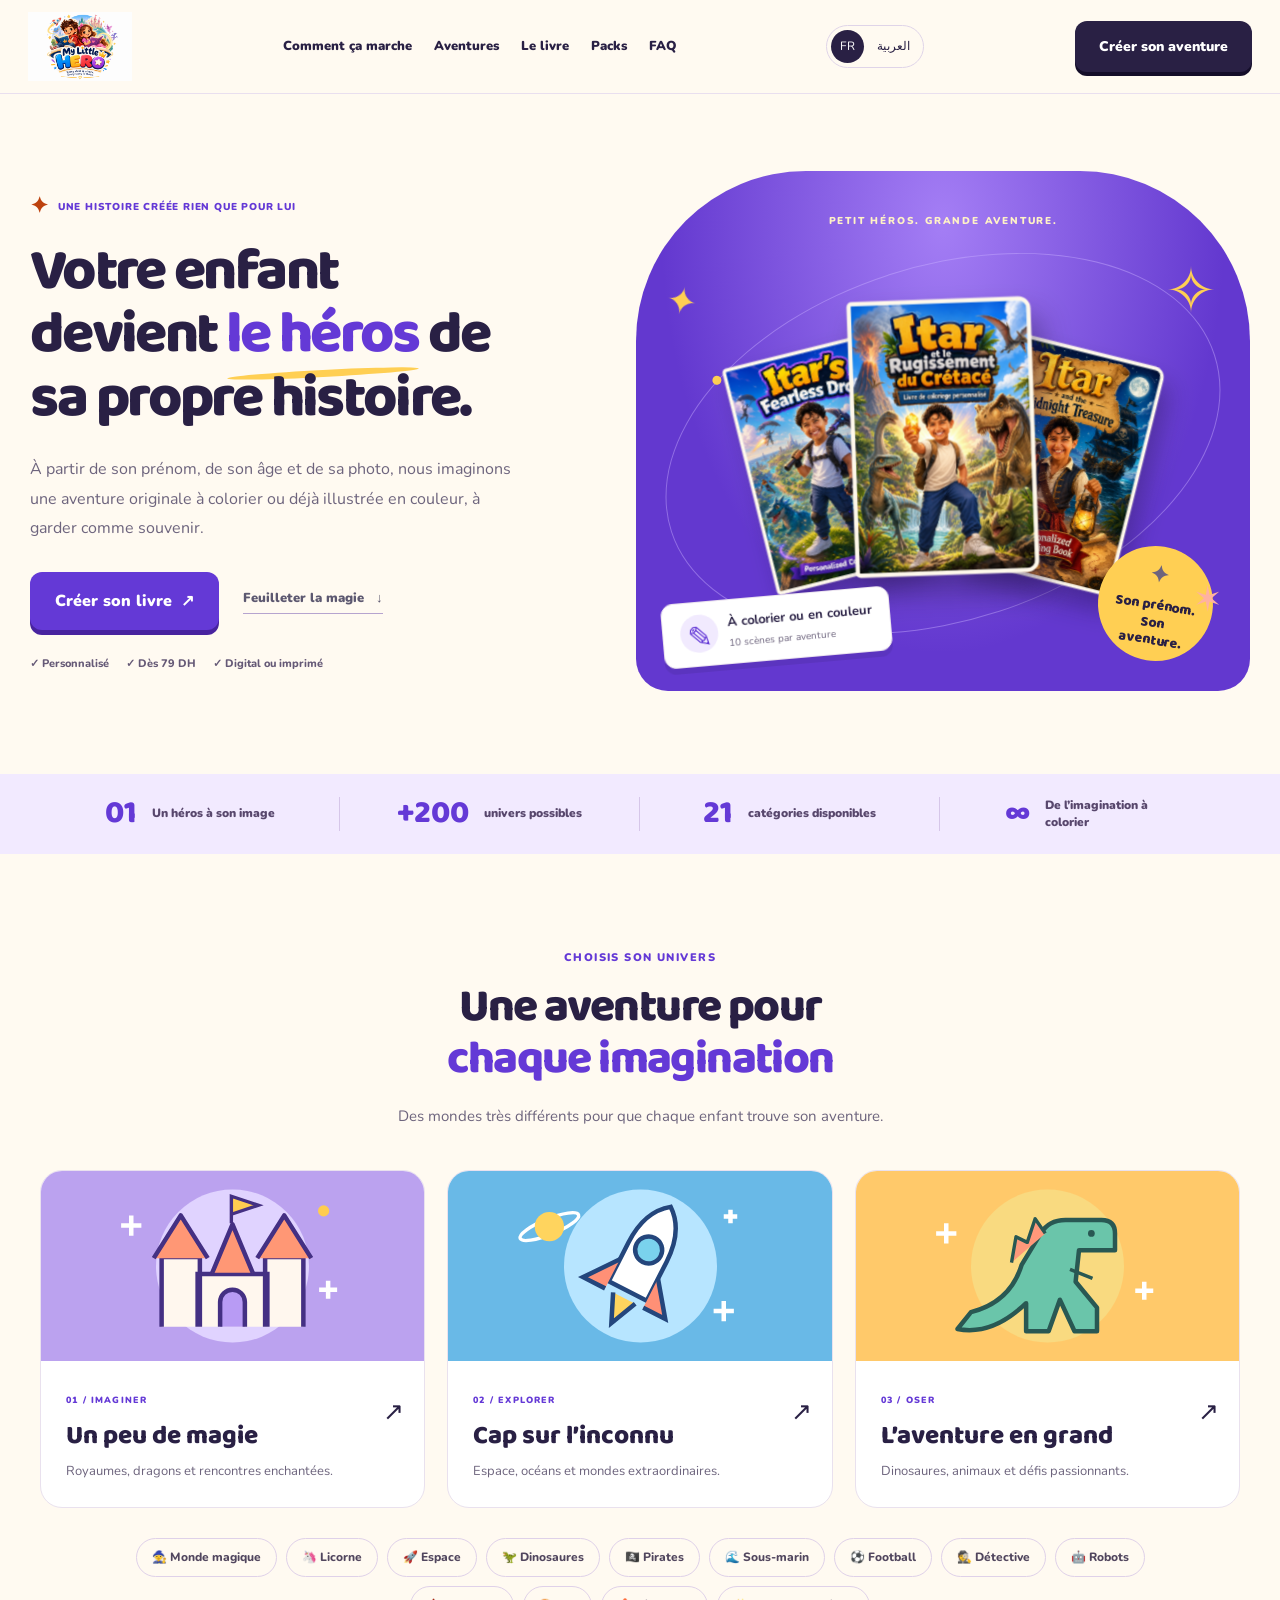
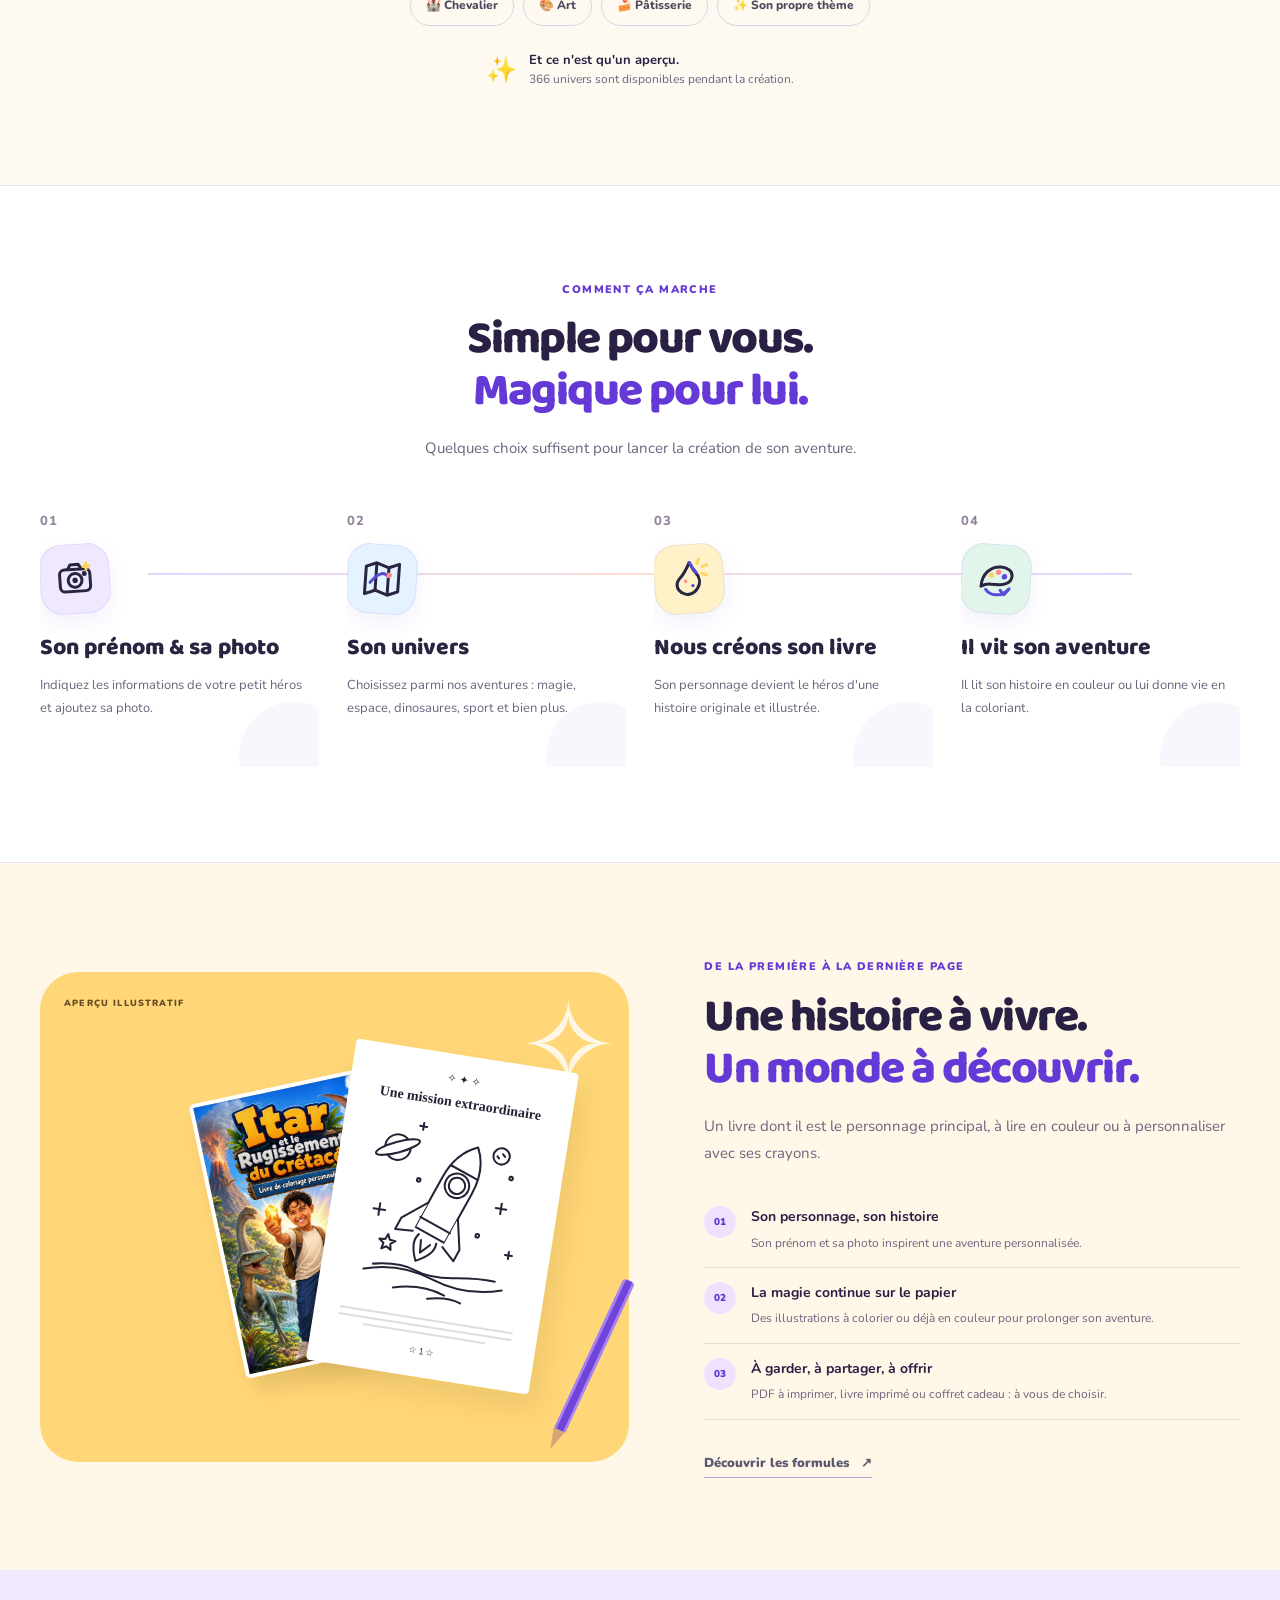
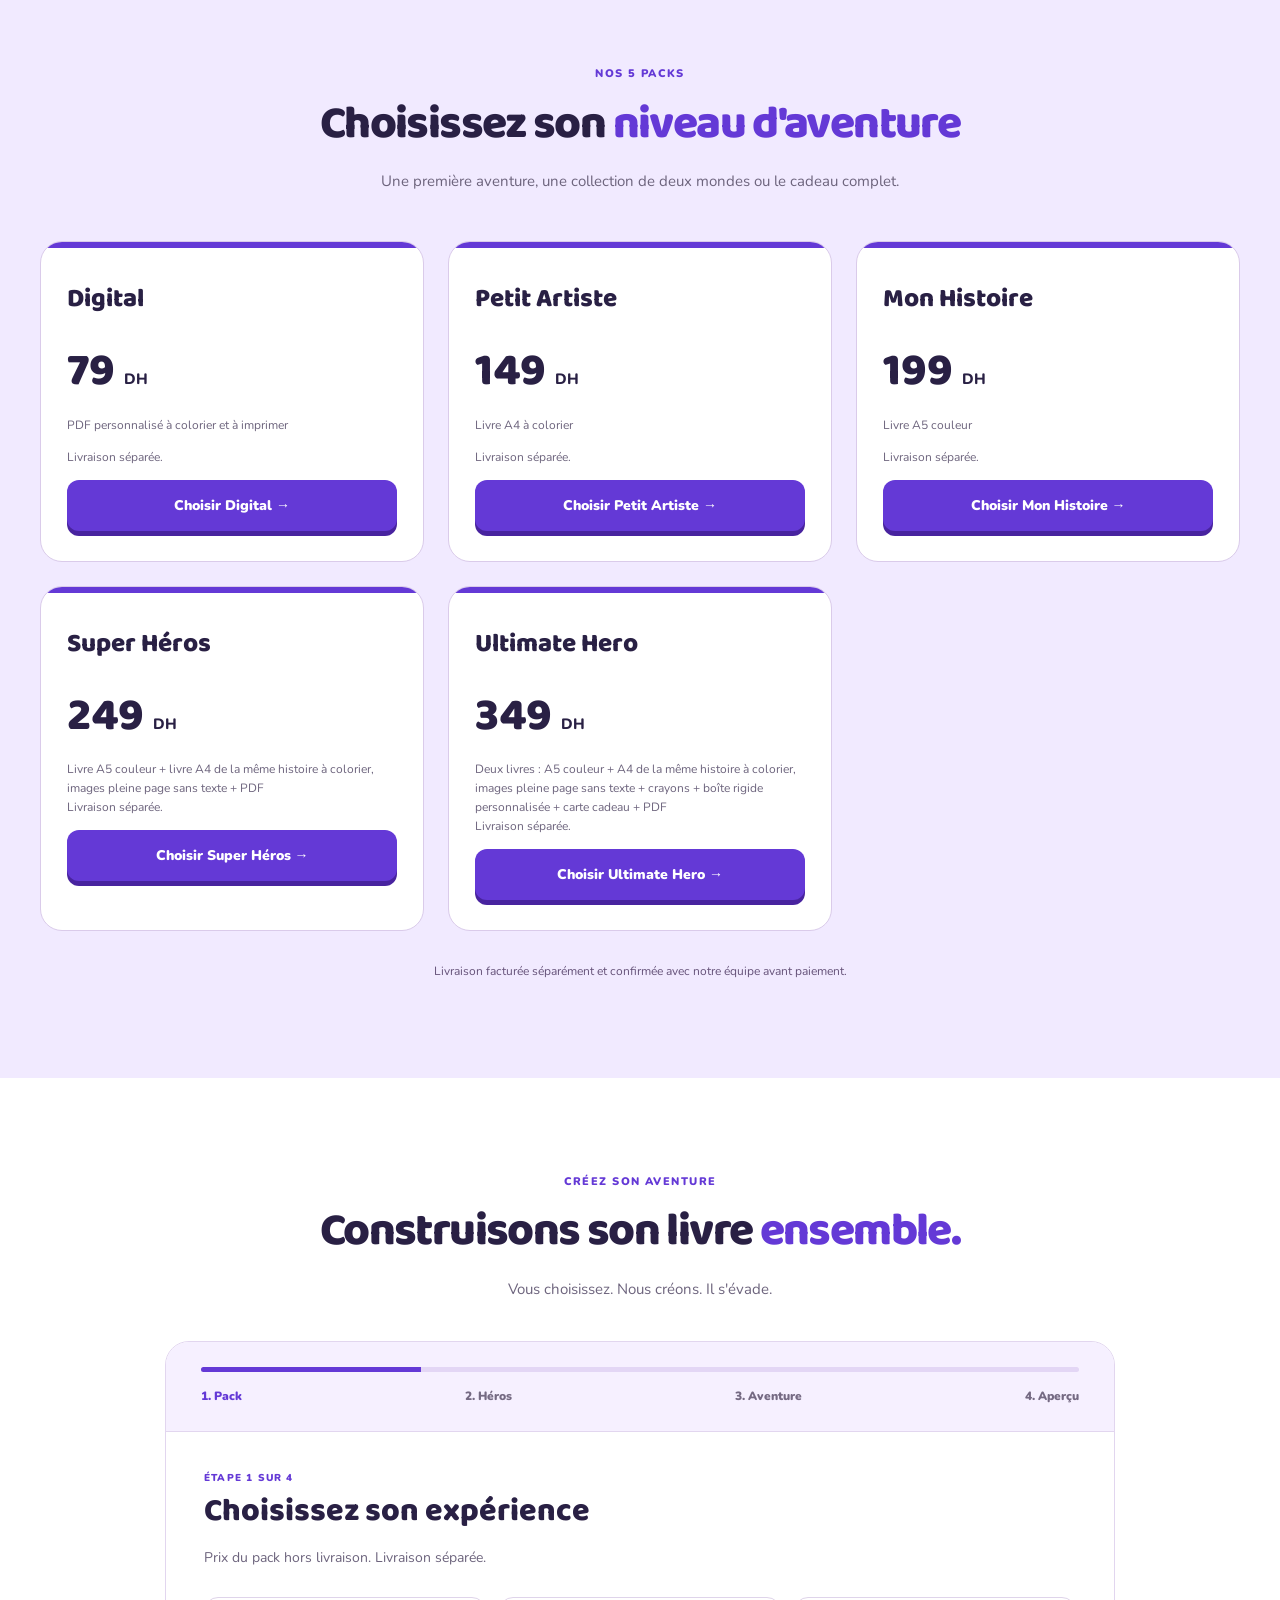
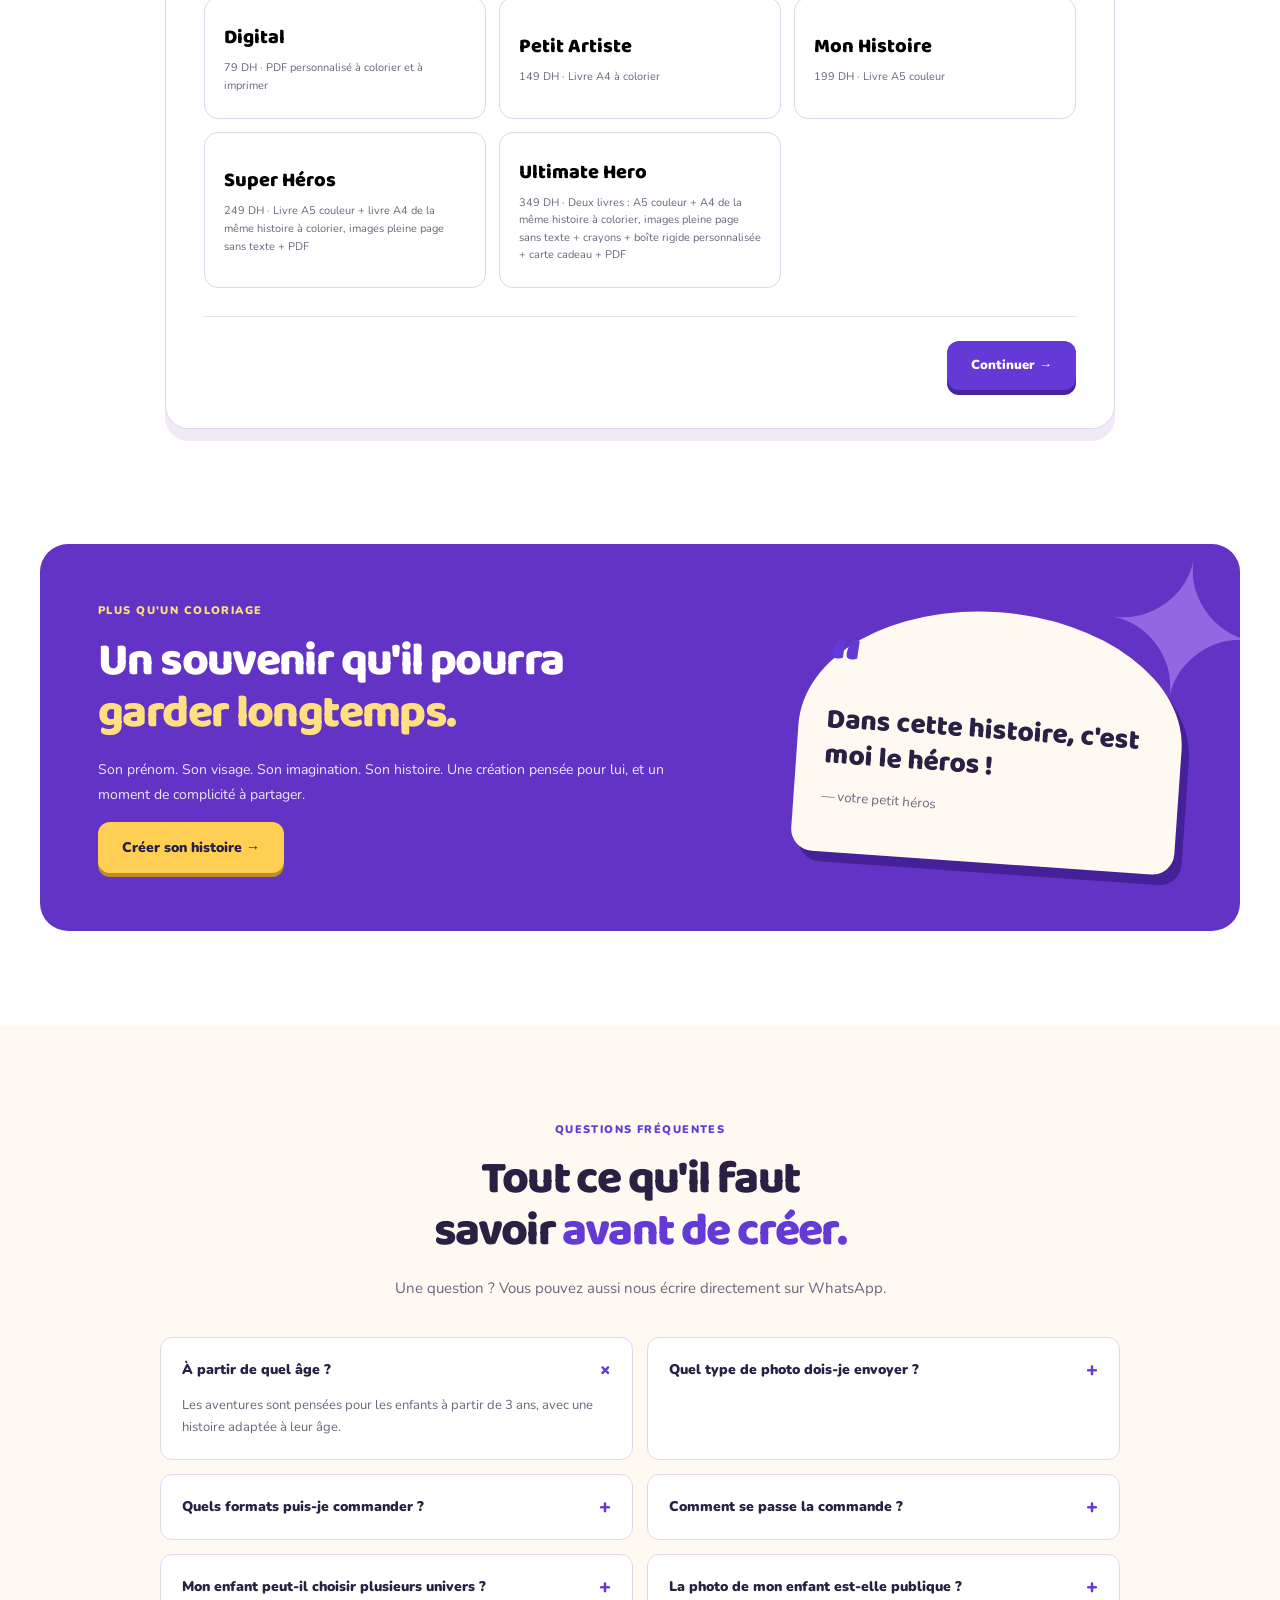
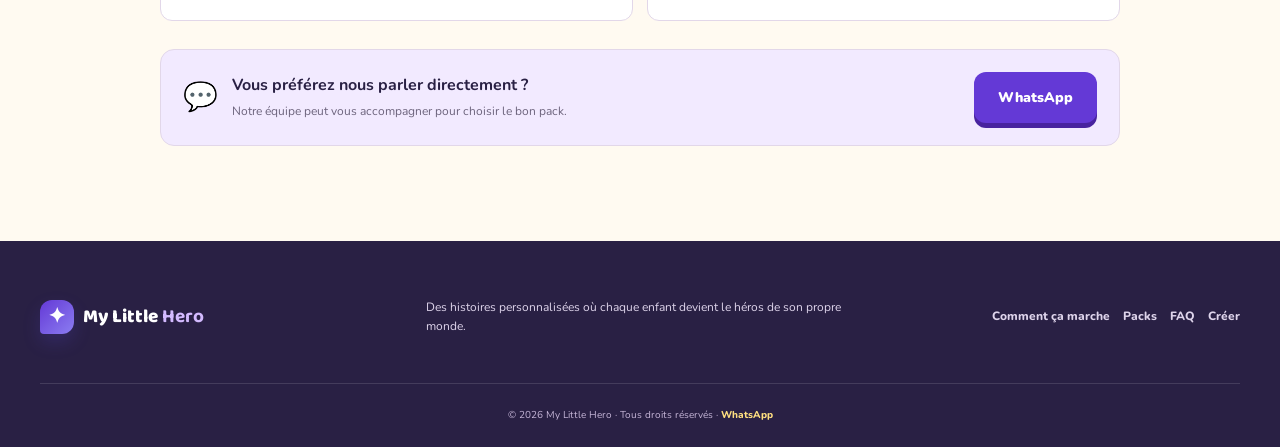
<file: index.html>
<!DOCTYPE html>
<html lang="fr">
<head>
<meta charset="UTF-8">
<meta name="viewport" content="width=device-width,initial-scale=1">
<meta name="description" content="My Little Hero — des histoires personnalisées où chaque enfant devient le héros de sa propre aventure.">
<meta name="theme-color" content="#5b4bdb">
<title>My Little Hero — Ton enfant devient le héros</title>
<link rel="preconnect" href="https://fonts.googleapis.com">
<link rel="preconnect" href="https://fonts.gstatic.com" crossorigin>
<link href="https://fonts.googleapis.com/css2?family=Baloo+2:wght@500;600;700;800&family=Noto+Kufi+Arabic:wght@400;500;600;700;800&family=Nunito:wght@400;600;700;800;900&display=swap" rel="stylesheet">
<link rel="stylesheet" href="style.css?v=20261031-magic">
<link rel="stylesheet" href="magic.css?v=20261101-anime-notice">
</head>
<body class="magic-site">
<a class="skip-link" href="#creation">Aller à la création</a>
<header class="site-header">
  <a class="brand" href="#top" aria-label="My Little Hero"><img class="brand-logo" src="web/assets/logo.png" alt="My Little Hero"></a>
  <nav aria-label="Navigation principale"><a href="#how">Comment ça marche</a><a href="#adventures">Aventures</a><a href="#inside">Le livre</a><a href="#packs">Packs</a><a href="#faq">FAQ</a></nav>
  <div id="siteLanguageToggle" aria-label="Choisir la langue"><button type="button" data-lang="fr" class="active" onclick="window.setMyLittleHeroLanguage && window.setMyLittleHeroLanguage('fr')">FR</button><span></span><button type="button" data-lang="ar" onclick="window.setMyLittleHeroLanguage && window.setMyLittleHeroLanguage('ar')">العربية</button></div>
  <details class="mobile-menu"><summary aria-label="Ouvrir le menu">☰</summary><nav aria-label="Navigation mobile"><a href="#adventures">Aventures</a><a href="#how">Comment ça marche</a><a href="#inside">Le livre</a><a href="#packs">Packs</a><a href="#faq">FAQ</a></nav></details>
  <button type="button" class="btn btn-dark nav-cta" data-open-creation>Créer son aventure</button>
</header>

<main id="top">
<section class="hero">
  <div class="hero-copy">
    <div class="eyebrow"><span class="little-star" aria-hidden="true">✦</span> UNE HISTOIRE CRÉÉE RIEN QUE POUR LUI</div>
    <h1>Votre enfant devient <span>le héros</span> de sa propre histoire.</h1>
    <p class="hero-text">À partir de son prénom, de son âge et de sa photo, nous imaginons une aventure originale à colorier ou déjà illustrée en couleur, à garder comme souvenir.</p>
    <div class="hero-actions"><button type="button" class="btn btn-primary btn-large" data-open-creation>Créer son livre <span aria-hidden="true">↗</span></button><a class="text-link" href="#inside">Feuilleter la magie <span aria-hidden="true">↓</span></a></div>
    <div class="trust-row"><span>✓ Personnalisé</span><span>✓ Dès 79 DH</span><span>✓ Digital ou imprimé</span></div>
  </div>
  <div class="hero-visual">
    <div class="magic-orbit" aria-hidden="true"></div><span class="magic-star star-one" aria-hidden="true">✦</span><span class="magic-star star-two" aria-hidden="true">✧</span><span class="magic-star star-three" aria-hidden="true">✶</span>
    <div class="visual-kicker">PETIT HÉROS. GRANDE AVENTURE.</div>
    <div class="hero-books-3d">
      <div class="hero-book book-back"><img src="web/assets/cover_01.png" alt="Exemple de couverture personnalisée My Little Hero" fetchpriority="high" width="190" height="295"></div>
      <div class="hero-book book-middle"><img src="web/assets/cover_02.png" alt="Un autre univers pour son livre personnalisé" width="190" height="295"></div>
      <div class="hero-book book-front"><img src="web/assets/cover_03.png" alt="Exemple d’aventure à personnaliser" width="190" height="295"></div>
    </div>
    <div class="hero-note"><span aria-hidden="true">✎</span><div><b>À colorier ou en couleur</b><small>10 scènes par aventure</small></div></div>
    <div class="hero-badge"><span aria-hidden="true">✦</span><b>Son prénom.<br>Son aventure.</b></div>
  </div>
</section>

<section class="mini-proof" aria-label="Les essentiels"><div><b>01</b><span>Un héros à son image</span></div><div><b>+200</b><span>univers possibles</span></div><div><b>21</b><span>catégories disponibles</span></div><div><b>∞</b><span>De l’imagination à colorier</span></div></section>

<section class="section adventures" id="adventures">
  <div class="section-heading center"><div class="eyebrow">CHOISIS SON UNIVERS</div><h2>Une aventure pour <span>chaque imagination</span></h2><p>Des mondes très différents pour que chaque enfant trouve son aventure.</p></div>
<div class="world-grid">
 <a class="world-card world-magic" href="#creation" data-open-creation><div class="world-art" aria-hidden="true"><svg viewBox="0 0 260 160"><circle cx="130" cy="80" r="68" fill="#e0d3ff"/><path d="M67 134V72h34v62m58 0V72h34v62M99 134V87h62v47" fill="#fff7ee" stroke="#443083" stroke-width="4"/><path d="M60 73l24-38 24 38m44 0l24-38 24 38M112 86l18-43 18 43" fill="#ff9775" stroke="#443083" stroke-width="4" stroke-linejoin="round"/><path d="M119 134v-22a11 11 0 0122 0v22" fill="#b89bf4" stroke="#443083" stroke-width="4"/><path d="M129 42V18l24 8-24 8" fill="#ffcd50" stroke="#443083" stroke-width="3"/><path d="M40 35v18m-9-9h18m166 49v16m-8-8h16" stroke="#fff" stroke-width="4"/><circle cx="211" cy="31" r="5" fill="#ffcd50"/></svg></div><div class="world-copy"><span>01 / IMAGINER</span><h3>Un peu de magie</h3><p>Royaumes, dragons et rencontres enchantées.</p><b class="world-arrow" aria-label="Créer son aventure">↗</b></div></a>
 <a class="world-card world-space" href="#creation" data-open-creation><div class="world-art" aria-hidden="true"><svg viewBox="0 0 260 160"><circle cx="130" cy="80" r="68" fill="#b7e5ff"/><g transform="rotate(27 130 80)"><path d="M111 105V66q0-31 19-45 19 14 19 45v39z" fill="#fff" stroke="#24467c" stroke-width="4"/><path d="M111 83l-22 29h22m38-29l22 29h-22" fill="#ff9076" stroke="#24467c" stroke-width="4"/><circle cx="130" cy="64" r="12" fill="#7ad2ed" stroke="#24467c" stroke-width="4"/><path d="M119 112l11 25 11-25" fill="#ffd45e" stroke="#24467c" stroke-width="4"/></g><ellipse cx="49" cy="45" rx="28" ry="7" transform="rotate(-22 49 45)" fill="none" stroke="#fff" stroke-width="3"/><circle cx="49" cy="45" r="13" fill="#ffd45e"/><path d="M204 111v18m-9-9h18m-3-90v12m-6-6h12" stroke="#fff" stroke-width="4"/></svg></div><div class="world-copy"><span>02 / EXPLORER</span><h3>Cap sur l’inconnu</h3><p>Espace, océans et mondes extraordinaires.</p><b class="world-arrow" aria-label="Créer son aventure">↗</b></div></a>
 <a class="world-card world-wild" href="#creation" data-open-creation><div class="world-art" aria-hidden="true"><svg viewBox="0 0 260 160"><circle cx="130" cy="80" r="68" fill="#f9da80"/><path d="M62 121q35-9 45-42l17-28q7-12 22-12h32q12 0 12 12v15h-32l-3 28 19 23v21h-20l-13-28-10 28h-20v-25q-30 29-61 23z" fill="#6ac5aa" stroke="#295853" stroke-width="4" stroke-linejoin="round"/><circle cx="169" cy="51" r="3" fill="#295853"/><path d="M150 83l20 8m-42-40l-9-13-7 21-10-5-4 23" fill="#ff987a" stroke="#295853" stroke-width="3" stroke-linejoin="round"/><path d="M40 42v18m-9-9h18m167 43v16m-8-8h16" stroke="#fff" stroke-width="4"/></svg></div><div class="world-copy"><span>03 / OSER</span><h3>L’aventure en grand</h3><p>Dinosaures, animaux et défis passionnants.</p><b class="world-arrow" aria-label="Créer son aventure">↗</b></div></a>
</div>
  <div class="theme-showcase">
    <button type="button" class="theme-pill" data-open-creation>🧙 Monde magique</button><button type="button" class="theme-pill" data-open-creation>🦄 Licorne</button><button type="button" class="theme-pill" data-open-creation>🚀 Espace</button><button type="button" class="theme-pill" data-open-creation>🦖 Dinosaures</button><button type="button" class="theme-pill" data-open-creation>🏴‍☠️ Pirates</button><button type="button" class="theme-pill" data-open-creation>🌊 Sous-marin</button><button type="button" class="theme-pill" data-open-creation>⚽ Football</button><button type="button" class="theme-pill" data-open-creation>🕵️ Détective</button><button type="button" class="theme-pill" data-open-creation>🤖 Robots</button><button type="button" class="theme-pill" data-open-creation>🏰 Chevalier</button><button type="button" class="theme-pill" data-open-creation>🎨 Art</button><button type="button" class="theme-pill" data-open-creation>🍰 Pâtisserie</button><button type="button" class="theme-pill" data-open-creation>✨ Son propre thème</button>
  </div>
  <div class="adventure-note"><span>✨</span><div><b>Et ce n'est qu'un aperçu.</b><br><small>366 univers sont disponibles pendant la création.</small></div></div>
</section>

<section class="section how" id="how">
  <div class="section-heading center"><div class="eyebrow">COMMENT ÇA MARCHE</div><h2>Simple pour vous.<br><span>Magique pour lui.</span></h2><p>Quelques choix suffisent pour lancer la création de son aventure.</p></div>
  <div class="steps">
    <article><i>01</i><div class="step-icon step-icon-illustration"><svg viewBox="0 0 64 64" aria-hidden="true"><rect x="10" y="18" width="44" height="32" rx="7" fill="none" stroke="currentColor" stroke-width="3"/><circle cx="32" cy="34" r="10" fill="none" stroke="currentColor" stroke-width="3"/><path d="M22 18l4-7h12l4 7" fill="none" stroke="currentColor" stroke-width="3" stroke-linejoin="round"/><circle cx="32" cy="34" r="4" fill="currentColor"/><path d="M46 25h.01" stroke="currentColor" stroke-width="5" stroke-linecap="round"/><path d="M49 10v9M44.5 14.5h9" stroke="#ffd45e" stroke-width="3" stroke-linecap="round"/></svg></div><h3>Son prénom & sa photo</h3><p>Indiquez les informations de votre petit héros et ajoutez sa photo.</p></article>
    <article><i>02</i><div class="step-icon step-icon-illustration"><svg viewBox="0 0 64 64" aria-hidden="true"><path d="M8 15l15-6 18 6 15-6v40l-15 6-18-6-15 6z" fill="none" stroke="currentColor" stroke-width="3" stroke-linejoin="round"/><path d="M23 9v40M41 15v40" fill="none" stroke="currentColor" stroke-width="3"/><path d="M15 38c5-7 9-11 14-13 4-2 8-1 12 3" fill="none" stroke="#5b4bdb" stroke-width="3" stroke-linecap="round"/><circle cx="42" cy="26" r="4" fill="#ff8d83"/></svg></div><h3>Son univers</h3><p>Choisissez parmi nos aventures : magie, espace, dinosaures, sport et bien plus.</p></article>
    <article><i>03</i><div class="step-icon step-icon-illustration"><svg viewBox="0 0 64 64" aria-hidden="true"><path d="M34 8c-5 10-9 17-16 23-6 6-5 15 2 20 8 6 18 3 23-4 6-8 5-17-1-24-3-4-5-8-8-15z" fill="none" stroke="currentColor" stroke-width="3" stroke-linejoin="round"/><path d="M34 8c2 5 5 10 9 15" fill="none" stroke="#5b4bdb" stroke-width="3" stroke-linecap="round"/><path d="M45 10l3-6M52 15l7-2M51 25l7 3" stroke="#ffd45e" stroke-width="3" stroke-linecap="round"/><circle cx="27" cy="35" r="2.5" fill="#ff8d83"/><circle cx="37" cy="42" r="2.5" fill="#5b4bdb"/></svg></div><h3>Nous créons son livre</h3><p>Son personnage devient le héros d'une histoire originale et illustrée.</p></article>
    <article><i>04</i><div class="step-icon step-icon-illustration"><svg viewBox="0 0 64 64" aria-hidden="true"><path d="M11 44c0-18 12-30 27-30 10 0 17 5 17 12 0 9-8 14-18 14H25c-7 0-11 2-14 4z" fill="none" stroke="currentColor" stroke-width="3" stroke-linejoin="round"/><circle cx="25" cy="27" r="4" fill="#ffd45e"/><circle cx="35" cy="22" r="4" fill="#ff8d83"/><circle cx="44" cy="28" r="4" fill="#5b4bdb"/><path d="M18 48c4 5 9 7 15 7 7 0 13-3 17-8" fill="none" stroke="#5b4bdb" stroke-width="3" stroke-linecap="round"/><path d="M39 48l6 6 7-9" fill="none" stroke="#5b4bdb" stroke-width="3" stroke-linecap="round" stroke-linejoin="round"/></svg></div><h3>Il vit son aventure</h3><p>Il lit son histoire en couleur ou lui donne vie en la coloriant.</p></article>
  </div>
</section>

<section class="section inside" id="inside">
 <div class="inside-art"><span class="sample-label">APERÇU ILLUSTRATIF</span><div class="sample-cover"><img src="web/assets/cover_02.png" alt="Exemple de couverture en couleur" loading="lazy" width="190" height="295"></div><div class="sample-page"><span class="sample-page-stars" aria-hidden="true">✧ &nbsp; ✦ &nbsp; ✧</span><b>Une mission extraordinaire</b><img src="assets/coloring-space.svg" alt="Illustration d’une fusée à colorier, exemple d’ambiance spatiale" loading="lazy" width="320" height="360"><div class="sample-lines" aria-hidden="true"><i></i><i></i><i></i></div><span class="sample-page-number" aria-hidden="true">☆ 1 ☆</span></div><span class="pencil" aria-hidden="true"></span></div>
 <div class="inside-copy"><div class="eyebrow">DE LA PREMIÈRE À LA DERNIÈRE PAGE</div><h2>Une histoire à vivre.<br><span>Un monde à découvrir.</span></h2><p>Un livre dont il est le personnage principal, à lire en couleur ou à personnaliser avec ses crayons.</p><ul class="inside-features"><li><span aria-hidden="true">01</span><div><h3>Son personnage, son histoire</h3><p>Son prénom et sa photo inspirent une aventure personnalisée.</p></div></li><li><span aria-hidden="true">02</span><div><h3>La magie continue sur le papier</h3><p>Des illustrations à colorier ou déjà en couleur pour prolonger son aventure.</p></div></li><li><span aria-hidden="true">03</span><div><h3>À garder, à partager, à offrir</h3><p>PDF à imprimer, livre imprimé ou coffret cadeau : à vous de choisir.</p></div></li></ul><a class="text-link" href="#packs">Découvrir les formules <span aria-hidden="true">↗</span></a></div>
</section>

<section class="section packs" id="packs">
  <div class="section-heading center"><div class="eyebrow">NOS 5 PACKS</div><h2>Choisissez son <span>niveau d'aventure</span></h2><p>Une première aventure, une collection de deux mondes ou le cadeau complet.</p></div>
  <div class="pricing-grid">
<article class="price-card"><h3>Digital</h3><div class="price">79 <small>DH</small></div><p>PDF personnalisé à colorier et à imprimer</p><p>Livraison séparée.</p><button type="button" class="btn btn-primary full" data-pack="1">Choisir Digital →</button></article>
<article class="price-card"><h3>Petit Artiste</h3><div class="price">149 <small>DH</small></div><p>Livre A4 à colorier</p><p>Livraison séparée.</p><button type="button" class="btn btn-primary full" data-pack="2">Choisir Petit Artiste →</button></article>
<article class="price-card"><h3>Mon Histoire</h3><div class="price">199 <small>DH</small></div><p>Livre A5 couleur</p><p>Livraison séparée.</p><button type="button" class="btn btn-primary full" data-pack="3">Choisir Mon Histoire →</button></article>
<article class="price-card"><h3>Super Héros</h3><div class="price">249 <small>DH</small></div><p>Livre A5 couleur + livre A4 de la même histoire à colorier, images pleine page sans texte + PDF</p><p>Livraison séparée.</p><button type="button" class="btn btn-primary full" data-pack="4">Choisir Super Héros →</button></article>
<article class="price-card"><h3>Ultimate Hero</h3><div class="price">349 <small>DH</small></div><p>Deux livres : A5 couleur + A4 de la même histoire à colorier, images pleine page sans texte + crayons + boîte rigide personnalisée + carte cadeau + PDF</p><p>Livraison séparée.</p><button type="button" class="btn btn-primary full" data-pack="5">Choisir Ultimate Hero →</button></article>
  </div>
  <p class="pricing-footnote">Livraison facturée séparément et confirmée avec notre équipe avant paiement.</p>
</section>

<section class="section creation-section" id="creation">
  <div class="creation-heading"><div class="eyebrow">CRÉEZ SON AVENTURE</div><h2>Construisons son livre <span>ensemble.</span></h2><p>Vous choisissez. Nous créons. Il s'évade.</p></div>
  <div class="wizard">
    <div class="wizard-progress"><div class="progress-track"><span id="progressBar" role="progressbar" aria-label="Étape de création" aria-valuemin="1" aria-valuemax="4" aria-valuenow="1"></span></div><div class="steps-labels"><span class="active">1. Pack</span><span>2. Héros</span><span>3. Aventure</span><span>4. Aperçu</span></div></div>

    <div class="wizard-card" data-step="1">
      <div class="step-kicker">ÉTAPE 1 SUR 4</div><h3>Choisissez son expérience</h3><p class="muted">Prix du pack hors livraison. Livraison séparée.</p>
      <div class="choice-grid"><button type="button" class="choice" data-wizard-pack="1"><b>Digital</b><span>79 DH · PDF personnalisé à colorier et à imprimer</span></button><button type="button" class="choice" data-wizard-pack="2"><b>Petit Artiste</b><span>149 DH · Livre A4 à colorier</span></button><button type="button" class="choice" data-wizard-pack="3"><b>Mon Histoire</b><span>199 DH · Livre A5 couleur</span></button><button type="button" class="choice" data-wizard-pack="4"><b>Super Héros</b><span>249 DH · Livre A5 couleur + livre A4 de la même histoire à colorier, images pleine page sans texte + PDF</span></button><button type="button" class="choice" data-wizard-pack="5"><b>Ultimate Hero</b><span>349 DH · Deux livres : A5 couleur + A4 de la même histoire à colorier, images pleine page sans texte + crayons + boîte rigide personnalisée + carte cadeau + PDF</span></button>



      </div>
      <div class="wizard-actions"><span></span><button type="button" class="btn btn-primary next">Continuer →</button></div>
    </div>

    <div class="wizard-card" data-step="2" hidden>
      <div class="step-kicker">ÉTAPE 2 SUR 4</div><h3>Parlez-nous de son héros</h3><p class="muted">Ces informations servent à personnaliser son aventure.</p>
      <div class="form-grid">
        <label>Prénom<input id="childName" placeholder="Ex. Yassir"></label>
        <label>Âge<select id="childAge"><option value="">Choisir</option><option>3 ans</option><option>4 ans</option><option>5 ans</option><option>6 ans</option><option>7 ans</option><option>8 ans</option><option>9 ans</option><option>10 ans</option><option>11 ans</option><option>12 ans</option><option>13 ans</option><option>14 ans</option><option>15 ans</option><option>16 ans</option></select></label>
        <label>Votre enfant<select id="childGender" required><option value="">Choisir</option><option value="girl">Fille</option><option value="boy">Garçon</option></select></label>
        <label>Type de livre<select id="bookStyle" disabled><option value="coloring">Histoire à colorier</option><option value="colored">Histoire déjà en couleur</option></select></label>
        <label>Langue<select id="language"><option>Français</option><option>English</option><option>Español</option><option>العربية</option></select></label>
        <label>Téléphone du parent (obligatoire)<input id="parentPhone" type="tel" autocomplete="tel" inputmode="tel" required maxlength="25" placeholder="Ex. +212 6 12 34 56 78" aria-describedby="parentContactHint"></label>
        <label>E-mail du parent (facultatif)<input id="parentEmail" type="email" autocomplete="email" maxlength="254" placeholder="Ex. parent@exemple.com"></label>
        <label>Photo de l'enfant<input id="childPhoto" type="file" accept="image/jpeg,image/png,image/webp"></label>
      </div>
      <p class="muted">À colorier : 10 pages d’histoire. En couleur : 20 pages, image et récit séparés. Hors couverture et page souvenir. Les formats sont inclus selon le pack choisi.</p>
      <p class="muted" id="parentContactHint">Votre téléphone nous permet de vous contacter pour votre commande. Ajoutez l’indicatif du pays si nécessaire.</p>
      <div class="photo-preview" id="photoPreview" hidden><img id="photoPreviewImg" alt="Aperçu"><div><b>Photo sélectionnée ✓</b><span>Elle servira à créer son personnage.</span></div></div>
      <div class="wizard-actions"><button type="button" class="btn btn-ghost back">← Retour</button><button type="button" class="btn btn-primary next">Continuer →</button></div>
    </div>

    <div class="wizard-card" data-step="3" hidden>
      <div class="step-kicker">ÉTAPE 3 SUR 4</div><h3>Quelle sera sa mission&nbsp;?</h3><p class="muted" id="themeInstruction">Choisissez 1 aventure.</p>
      <div class="adventure-slots" id="adventureSlots"></div>
      <div class="theme-catalog-tools">
        <label for="themeSearch">Rechercher un thème<input id="themeSearch" type="search" autocomplete="off" placeholder="Ex. dragon, football, vétérinaire…"></label>
        <label for="themeCategory">Choisir une catégorie<select id="themeCategory"><option value="all">Toutes les catégories</option></select></label>
        <label for="themeSeries" id="themeSeriesLabel" hidden><span>Choisir une série anime</span><select id="themeSeries"><option value="all">Toutes les séries</option></select></label>
        <button type="button" class="btn btn-ghost" id="themeScope" aria-pressed="false">Voir tous les thèmes (366)</button>
      </div>
      <p id="themeResults" class="theme-results" role="status" aria-live="polite"></p>
      <p id="themeEmpty" class="theme-empty" hidden>Aucun thème trouvé. Essayez un autre mot ou créez votre propre thème.</p>
      <button type="button" id="themeReset" class="theme-reset" hidden>Effacer les filtres</button>
      <div class="theme-choice-grid">
        <button type="button" data-theme="🧙 Monde magique" data-theme-label="Monde magique"><span class="theme-icon" aria-hidden="true">🧙</span><span>Monde magique</span></button><button type="button" data-theme="🧚 Royaume des fées" data-theme-label="Fées"><span class="theme-icon" aria-hidden="true">🧚</span><span>Fées</span></button><button type="button" data-theme="🦄 Aventure avec une licorne" data-theme-label="Licorne"><span class="theme-icon" aria-hidden="true">🦄</span><span>Licorne</span></button><button type="button" data-theme="👑 Royaume enchanté" data-theme-label="Royaume"><span class="theme-icon" aria-hidden="true">👑</span><span>Royaume</span></button>
        <button type="button" data-theme="🐉 Dragon et royaume fantastique" data-theme-label="Dragon"><span class="theme-icon" aria-hidden="true">🐉</span><span>Dragon</span></button><button type="button" data-theme="🏴‍☠️ Aventure de pirates" data-theme-label="Pirates"><span class="theme-icon" aria-hidden="true">🏴‍☠️</span><span>Pirates</span></button><button type="button" data-theme="🗺️ Chasse au trésor" data-theme-label="Trésor"><span class="theme-icon" aria-hidden="true">🗺️</span><span>Trésor</span></button><button type="button" data-theme="🚀 Voyage dans l'espace" data-theme-label="Espace"><span class="theme-icon" aria-hidden="true">🚀</span><span>Espace</span></button>
        <button type="button" data-theme="🤖 Mission avec des robots" data-theme-label="Robots"><span class="theme-icon" aria-hidden="true">🤖</span><span>Robots</span></button><button type="button" data-theme="🦖 Aventure avec les dinosaures" data-theme-label="Dinosaures"><span class="theme-icon" aria-hidden="true">🦖</span><span>Dinosaures</span></button><button type="button" data-theme="🌊 Aventure sous-marine" data-theme-label="Sous-marin"><span class="theme-icon" aria-hidden="true">🌊</span><span>Sous-marin</span></button><button type="button" data-theme="🧜‍♀️ Royaume des sirènes" data-theme-label="Sirènes"><span class="theme-icon" aria-hidden="true">🧜‍♀️</span><span>Sirènes</span></button>
        <button type="button" data-theme="🌳 Forêt mystérieuse" data-theme-label="Forêt"><span class="theme-icon" aria-hidden="true">🌳</span><span>Forêt</span></button><button type="button" data-theme="🦁 Safari et animaux sauvages" data-theme-label="Safari"><span class="theme-icon" aria-hidden="true">🦁</span><span>Safari</span></button><button type="button" data-theme="🐾 Mission de sauvetage des animaux" data-theme-label="Sauvetage"><span class="theme-icon" aria-hidden="true">🐾</span><span>Sauvetage</span></button><button type="button" data-theme="⚽ Aventure football" data-theme-label="Football"><span class="theme-icon" aria-hidden="true">⚽</span><span>Football</span></button>
        <button type="button" data-theme="🏀 Défi de basket" data-theme-label="Basket"><span class="theme-icon" aria-hidden="true">🏀</span><span>Basket</span></button><button type="button" data-theme="🏎️ Course et vitesse" data-theme-label="Course"><span class="theme-icon" aria-hidden="true">🏎️</span><span>Course</span></button><button type="button" data-theme="🕵️ Jeune détective" data-theme-label="Détective"><span class="theme-icon" aria-hidden="true">🕵️</span><span>Détective</span></button><button type="button" data-theme="🥷 Mission secrète" data-theme-label="Mission secrète"><span class="theme-icon" aria-hidden="true">🥷</span><span>Mission secrète</span></button>
        <button type="button" data-theme="🏰 Chevalier et château" data-theme-label="Chevalier"><span class="theme-icon" aria-hidden="true">🏰</span><span>Chevalier</span></button><button type="button" data-theme="🎨 Aventure artistique" data-theme-label="Art"><span class="theme-icon" aria-hidden="true">🎨</span><span>Art</span></button><button type="button" data-theme="🎵 Aventure musicale" data-theme-label="Musique"><span class="theme-icon" aria-hidden="true">🎵</span><span>Musique</span></button><button type="button" data-theme="💃 Danse et spectacle" data-theme-label="Danse"><span class="theme-icon" aria-hidden="true">💃</span><span>Danse</span></button>
        <button type="button" data-theme="🍰 Aventure de pâtisserie" data-theme-label="Pâtisserie"><span class="theme-icon" aria-hidden="true">🍰</span><span>Pâtisserie</span></button><button type="button" data-theme="👗 Création de mode" data-theme-label="Mode"><span class="theme-icon" aria-hidden="true">👗</span><span>Mode</span></button><button type="button" data-theme="🧪 Mission scientifique" data-theme-label="Science"><span class="theme-icon" aria-hidden="true">🧪</span><span>Science</span></button><button type="button" data-theme="⏳ Voyage dans le temps" data-theme-label="Temps"><span class="theme-icon" aria-hidden="true">⏳</span><span>Temps</span></button>
        <button type="button" data-theme="✨ Mon propre thème" data-theme-label="Mon propre thème"><span class="theme-icon" aria-hidden="true">✨</span><span>Mon propre thème</span></button>
      </div>
      <div id="customThemeBox" class="custom-theme-box" hidden>
        <label for="customTheme">Décrivez son thème personnalisé</label>
        <p id="customThemeHint">Indiquez l’univers, la mission et les personnages que votre enfant aimerait retrouver.</p>
        <textarea id="customTheme" rows="4" maxlength="600" aria-describedby="customThemeHint" placeholder="Ex. Une aventure dans un jardin magique pour aider les animaux à retrouver leurs couleurs."></textarea>
        <small>600 caractères maximum. Cette idée sera utilisée pour sa couverture et son histoire.</small>
      </div>
      <p id="generationWait" class="generation-wait" role="status" aria-live="polite" hidden></p>
      <div class="wizard-actions"><button type="button" class="btn btn-ghost back">← Retour</button><button type="button" class="btn btn-primary next">Commencer mon histoire →</button></div>
    </div>

    <div class="wizard-card preview-card" data-step="4" hidden>
      <div class="step-kicker">ÉTAPE 4 SUR 4</div>
      <h3>Vos aperçus sont prêts</h3>
      <p class="muted" id="coverStatus">Nous allons créer la couverture de votre livre. Cela peut prendre quelques instants.</p>

      <div id="generatedCoverBox" class="generated-cover-box" hidden>
        <div class="generated-books-3d" id="generatedBooks"></div>
        <div class="generated-cover-title-list" id="generatedCoverTitleList"></div>
      </div>

      <div class="summary">
        <div><span>Héros</span><b id="summaryName">Votre enfant</b></div>
        <div><span>Votre enfant</span><b id="summaryGender">—</b></div>
        <div><span>Âge</span><b id="summaryAge">—</b></div>
        <div><span>Type de livre</span><b id="summaryBookStyle">Histoire à colorier</b></div>
        <div><span>Langue</span><b id="summaryLang">Français</b></div>
        <div><span>Téléphone du parent</span><b id="summaryPhone">—</b></div>
        <div><span>E-mail du parent</span><b id="summaryEmail">—</b></div>
        <div><span>Pack</span><b id="summaryPack">Digital</b></div>
        <div class="summary-adventures" id="summaryAdventures"></div>
        <div><span>Contenu</span><b id="summaryContents">PDF personnalisé à colorier et à imprimer</b></div><p>Livraison séparée, confirmée avant paiement.</p><div class="total"><span>Total hors livraison</span><b id="summaryPrice">79 DH</b></div>
      </div>

      <div class="privacy-note">🔒 La photo et les informations de votre enfant sont utilisées uniquement pour préparer sa commande.</div>
      <div class="whatsapp-note">💬 Votre aperçu est prêt. Validez maintenant votre commande sur WhatsApp pour confirmer le format et finaliser avec notre équipe.</div>

      <div class="wizard-actions">
        <button type="button" class="btn btn-ghost back">← Modifier</button>
        <button type="button" class="btn btn-whatsapp" id="orderButton" disabled>💬 Valider ma commande sur WhatsApp</button>
      </div>
    </div>
  </div>
</section>

<section class="section emotional">
  <div class="emotional-card"><div><div class="eyebrow">PLUS QU'UN COLORIAGE</div><h2>Un souvenir qu'il pourra <span>garder longtemps.</span></h2><p>Son prénom. Son visage. Son imagination. Son histoire. Une création pensée pour lui, et un moment de complicité à partager.</p><button type="button" class="btn btn-light" data-open-creation>Créer son histoire →</button></div><div class="quote-card"><span>“</span><p>Dans cette histoire, c'est moi le héros !</p><small>— votre petit héros</small></div></div>
</section>

<section class="section faq" id="faq">
  <div class="section-heading center"><div class="eyebrow">QUESTIONS FRÉQUENTES</div><h2>Tout ce qu'il faut savoir <span>avant de créer.</span></h2><p>Une question ? Vous pouvez aussi nous écrire directement sur WhatsApp.</p></div>
  <div class="faq-grid">
    <details open><summary>À partir de quel âge ?<span>+</span></summary><p>Les aventures sont pensées pour les enfants à partir de 3 ans, avec une histoire adaptée à leur âge.</p></details>
    <details><summary>Quel type de photo dois-je envoyer ?<span>+</span></summary><p>Une photo claire de votre enfant, de préférence avec le visage bien visible. Les formats JPG, PNG et WEBP sont acceptés.</p></details>
    <details><summary>Quels formats puis-je commander ?<span>+</span></summary><p>Choisissez parmi nos cinq packs. Livraison facturée séparément, confirmée sur WhatsApp avant paiement.</p></details>
    <details><summary>Comment se passe la commande ?<span>+</span></summary><p>Vous remplissez le formulaire, puis cliquez sur « Commander sur WhatsApp ». Notre équipe vous confirme les détails et la suite de la commande.</p></details>
    <details><summary>Mon enfant peut-il choisir plusieurs univers ?<span>+</span></summary><p>Digital, Petit Artiste et Mon Histoire comprennent un livre. Super Héros et Ultimate Hero proposent la même histoire en couleur et en coloriage : dix illustrations pleine page sans texte dans le cahier de coloriage. Vous choisissez les univers pendant la création.</p></details>
    <details><summary>La photo de mon enfant est-elle publique ?<span>+</span></summary><p>Non. La photo est utilisée pour préparer la commande et n'est pas destinée à être publiée sur le site.</p></details>
  </div>
  <div class="faq-cta"><span>💬</span><div><b>Vous préférez nous parler directement ?</b><small>Notre équipe peut vous accompagner pour choisir le bon pack.</small></div><a class="btn btn-primary" href="https://wa.me/212603983800" target="_blank" rel="noopener">WhatsApp</a></div>
</section>
</main>
<footer>
  <div class="footer-inner"><a class="brand" href="#top"><span class="brand-mark">✦</span><span>My Little <b>Hero</b></span></a><p>Des histoires personnalisées où chaque enfant devient le héros de son propre monde.</p><div class="footer-links"><a href="#how">Comment ça marche</a><a href="#packs">Packs</a><a href="#faq">FAQ</a><a href="#creation">Créer</a></div></div>
  <small>© 2026 My Little Hero · Tous droits réservés · <a href="https://wa.me/212603983800" target="_blank" rel="noopener">WhatsApp</a></small>
</footer>
<script src="theme-catalog.js?v=20261103-lumo"></script>
<script src="themes.js?v=20261102-comics"></script>
<script src="packs.js?v=20261112-same-story"></script>
<script src="analytics.js?v=20261114"></script>
<script src="script.js?v=20261114-analytics"></script>
<script src="preview.js?v=20261114-analytics"></script>
</body>
</html>
</file>
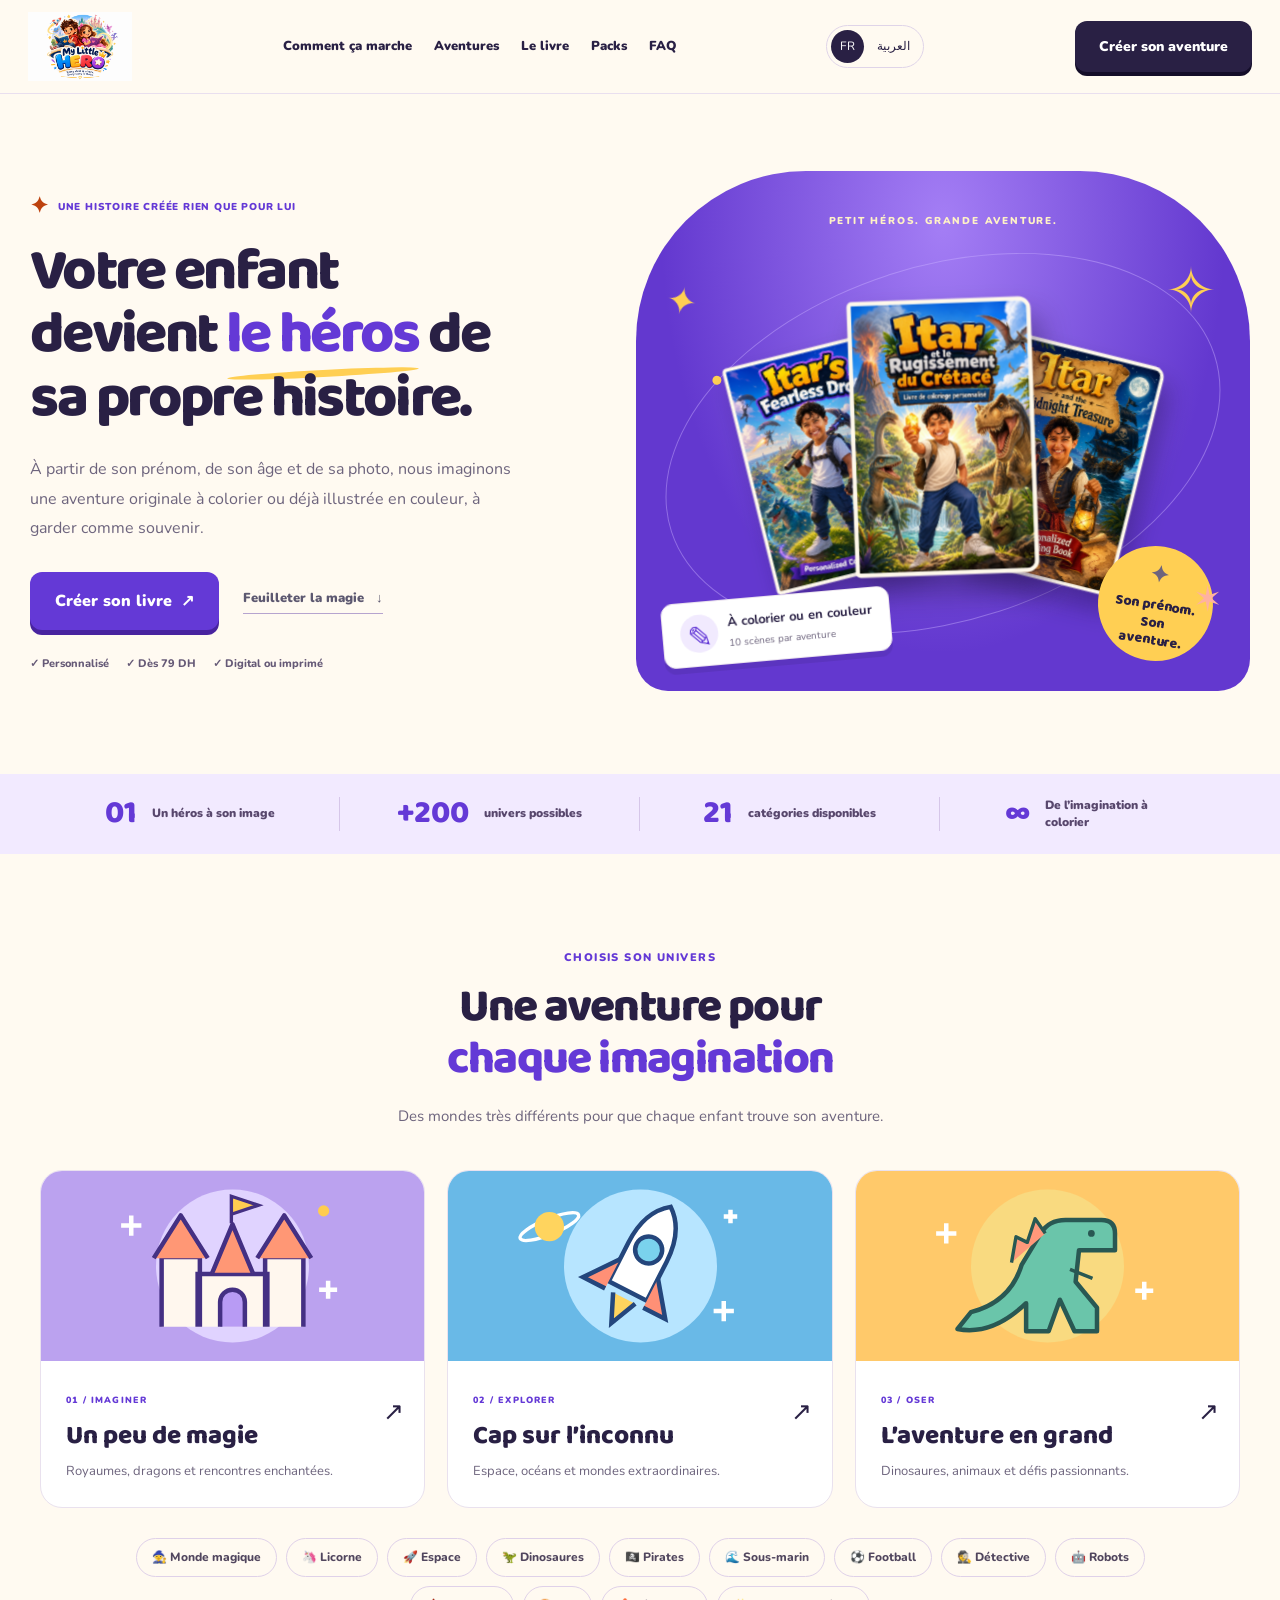
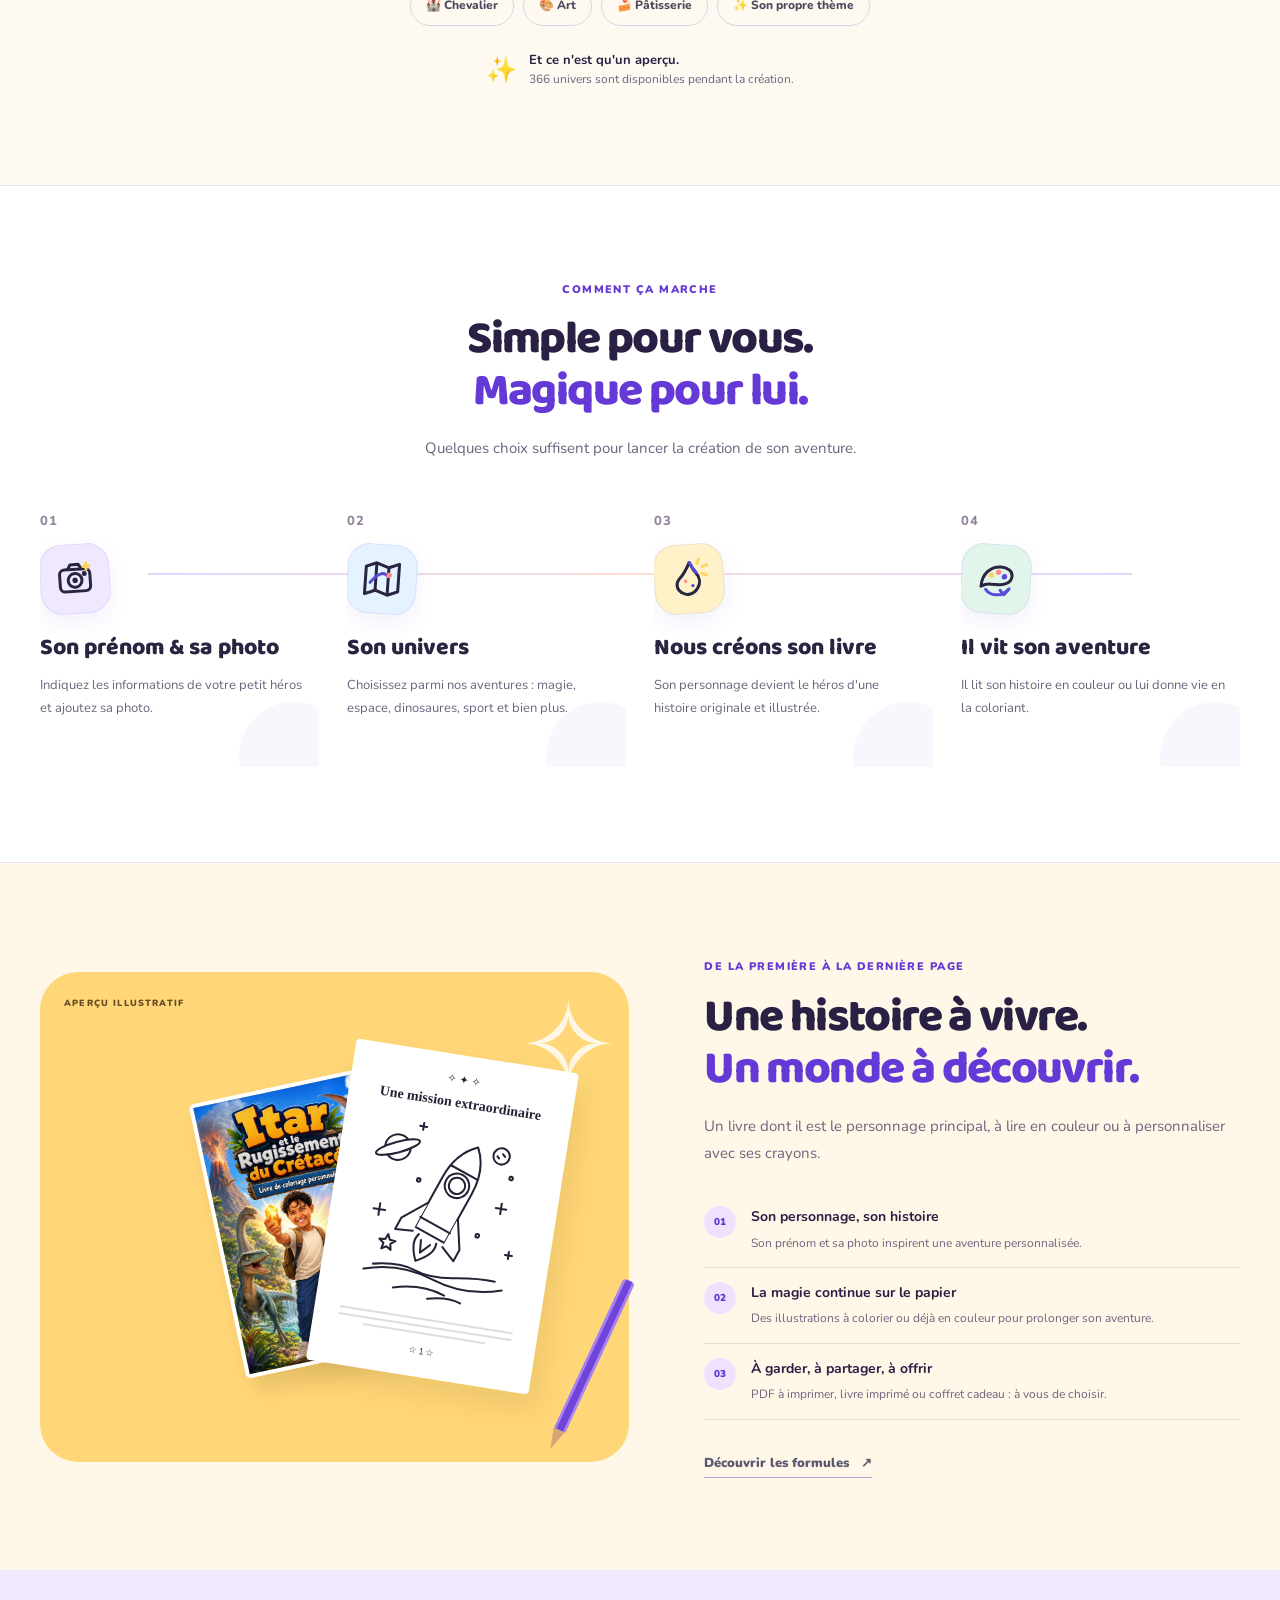
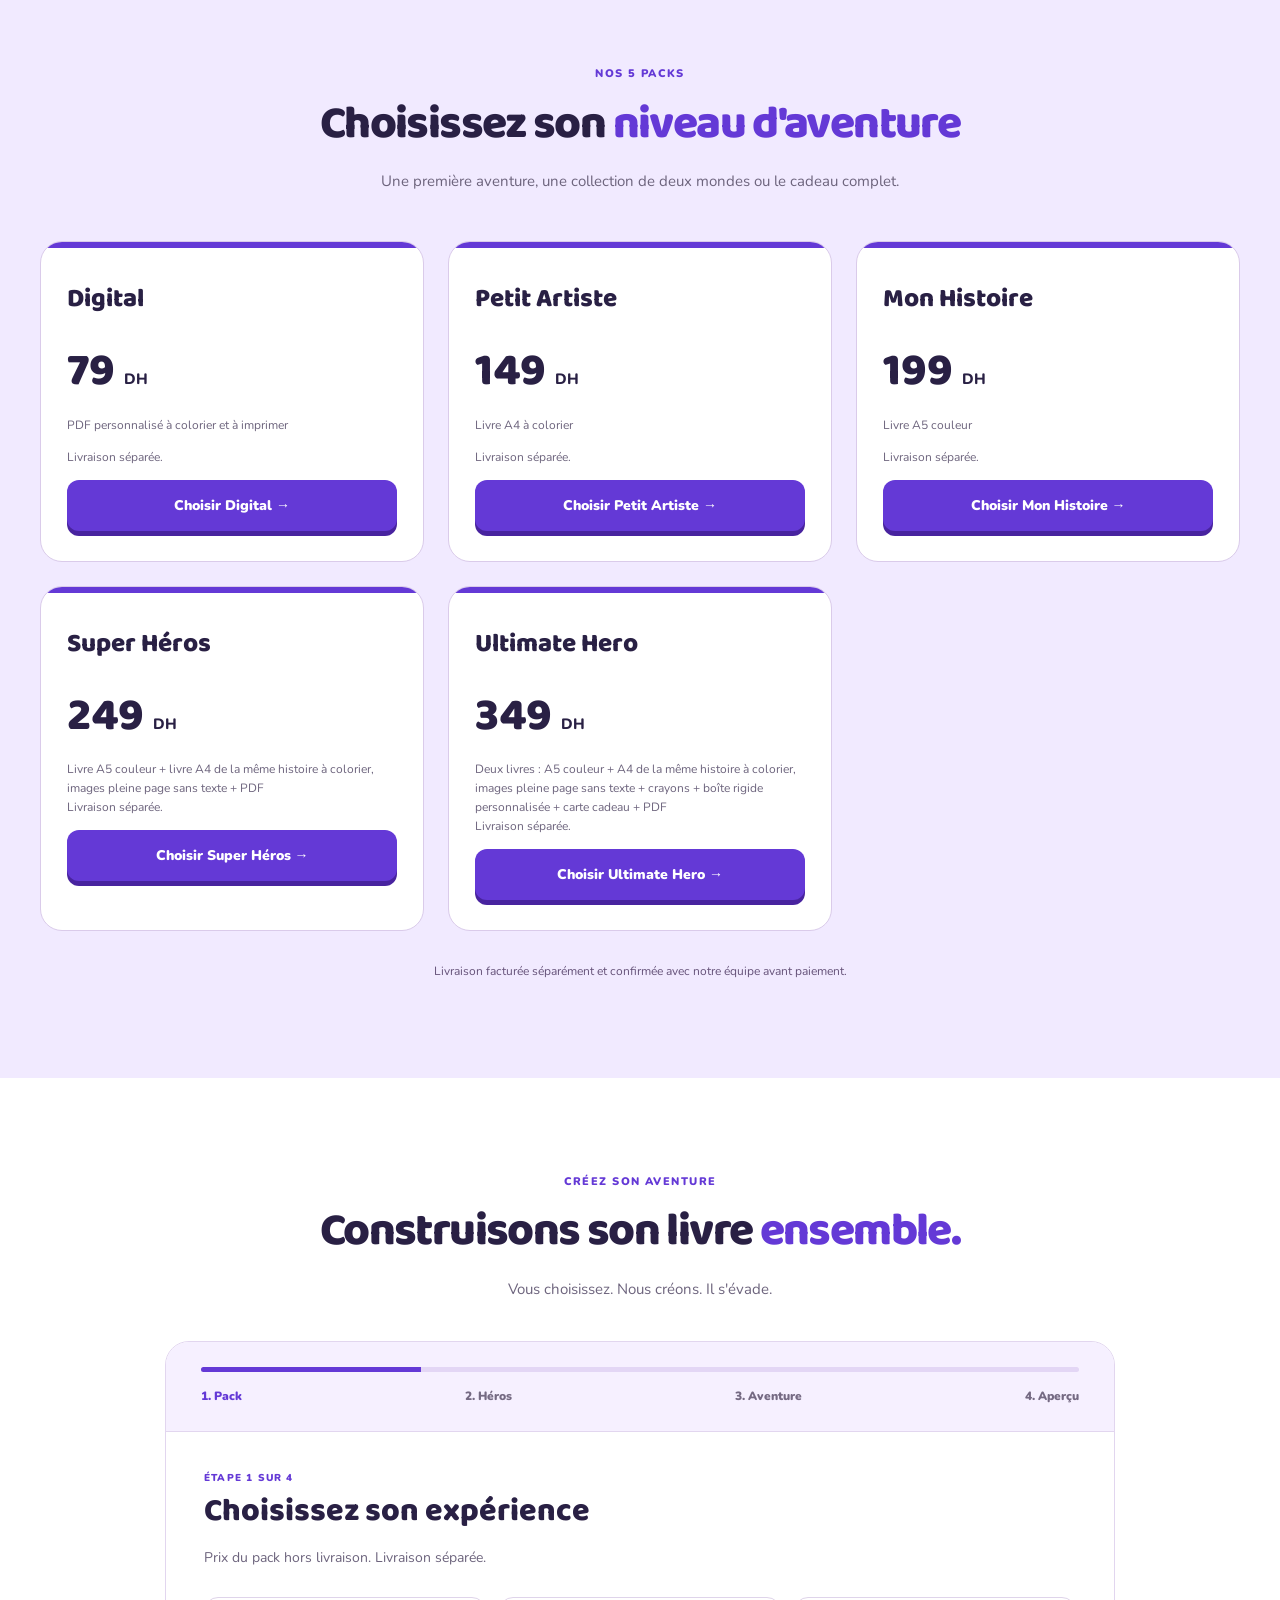
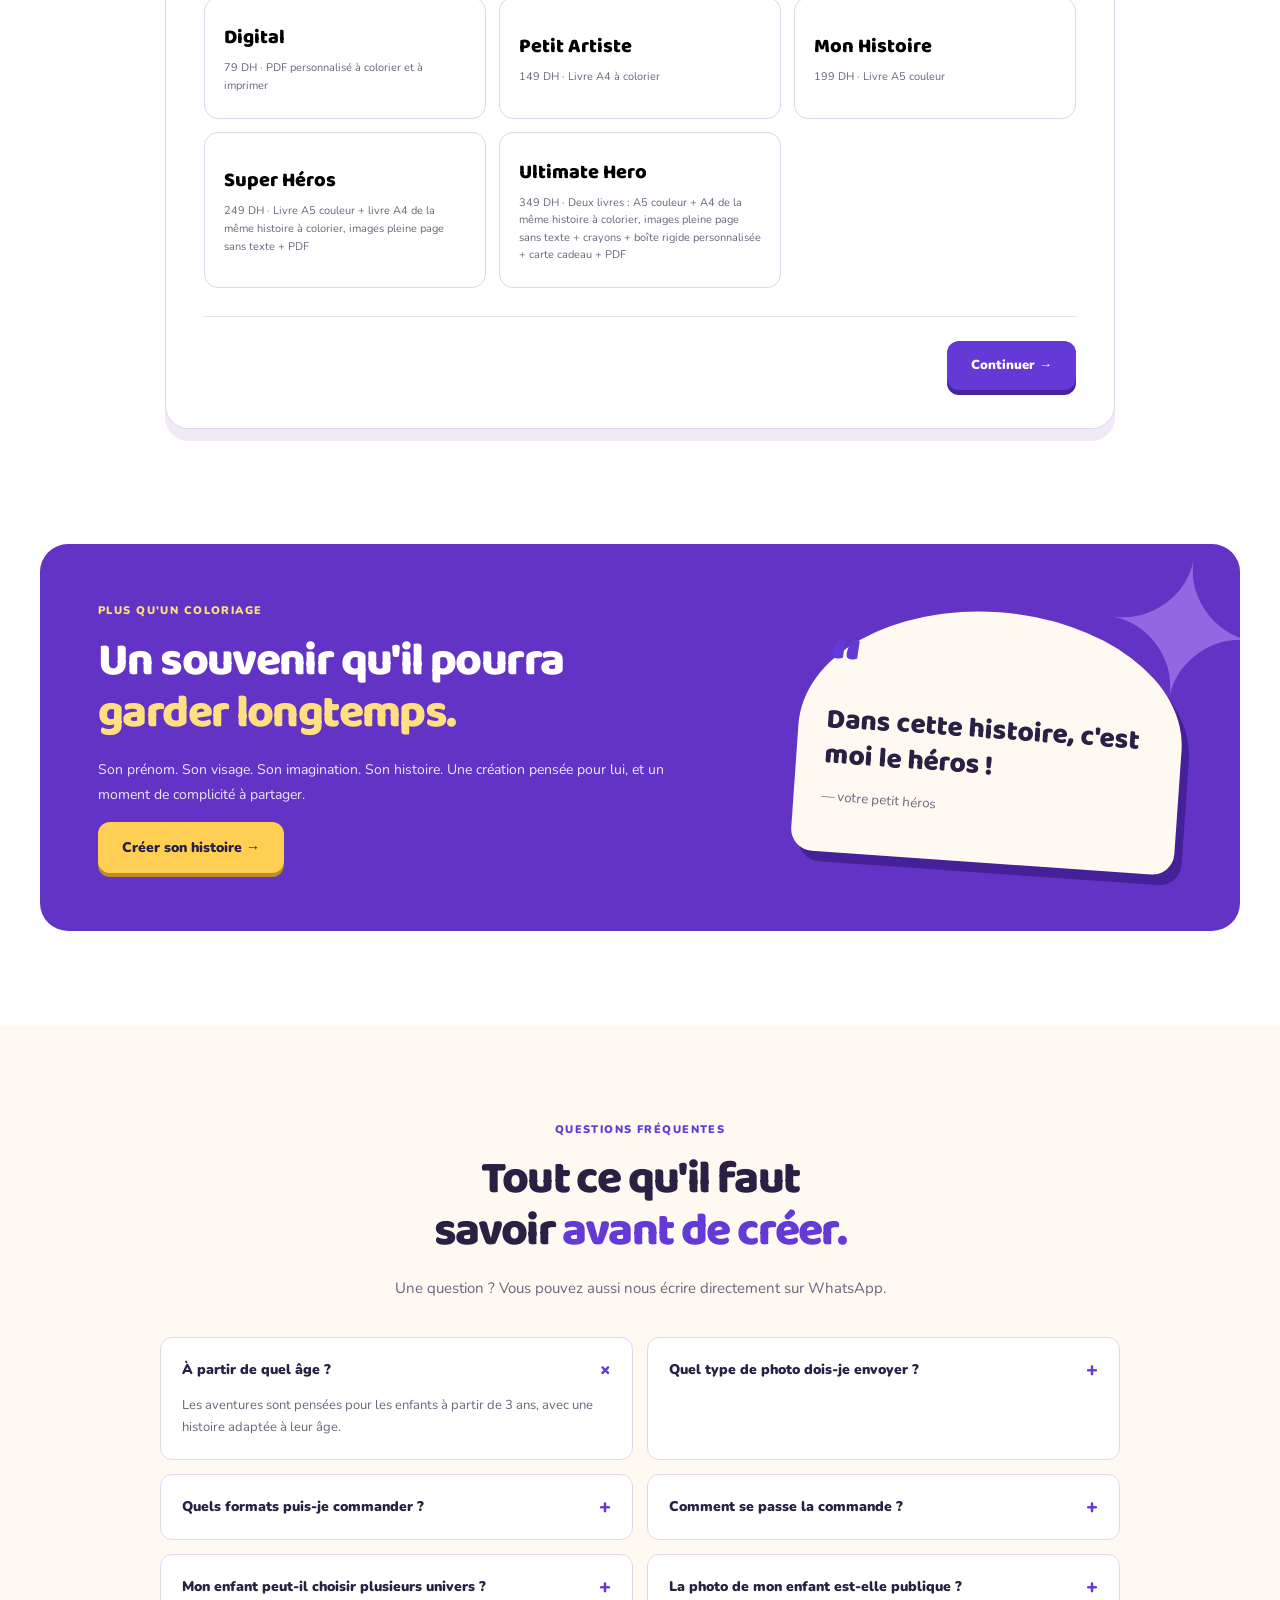
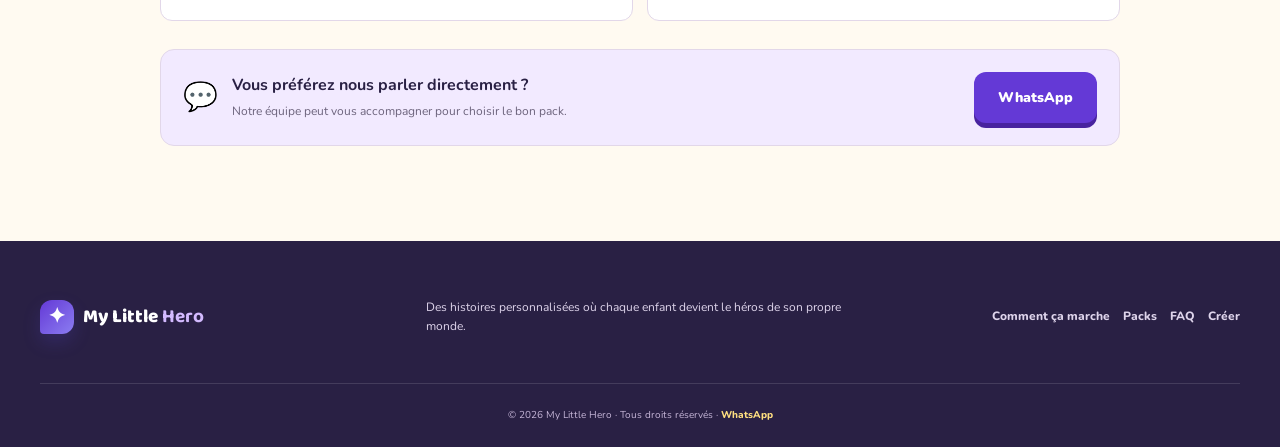
<file: web/index.html>
<!DOCTYPE html>
<html lang="fr">
<head>
<base href="../">
<meta charset="UTF-8">
<meta name="viewport" content="width=device-width,initial-scale=1">
<meta name="description" content="My Little Hero — des histoires personnalisées où chaque enfant devient le héros de sa propre aventure.">
<meta name="theme-color" content="#5b4bdb">
<title>My Little Hero — Ton enfant devient le héros</title>
<link rel="preconnect" href="https://fonts.googleapis.com">
<link rel="preconnect" href="https://fonts.gstatic.com" crossorigin>
<link href="https://fonts.googleapis.com/css2?family=Baloo+2:wght@500;600;700;800&family=Noto+Kufi+Arabic:wght@400;500;600;700;800&family=Nunito:wght@400;600;700;800;900&display=swap" rel="stylesheet">
<link rel="stylesheet" href="style.css?v=20261031-magic">
<link rel="stylesheet" href="magic.css?v=20261101-anime-notice">
</head>
<body class="magic-site">
<a class="skip-link" href="#creation">Aller à la création</a>
<header class="site-header">
  <a class="brand" href="#top" aria-label="My Little Hero"><img class="brand-logo" src="web/assets/logo.png" alt="My Little Hero"></a>
  <nav aria-label="Navigation principale"><a href="#how">Comment ça marche</a><a href="#adventures">Aventures</a><a href="#inside">Le livre</a><a href="#packs">Packs</a><a href="#faq">FAQ</a></nav>
  <div id="siteLanguageToggle" aria-label="Choisir la langue"><button type="button" data-lang="fr" class="active" onclick="window.setMyLittleHeroLanguage && window.setMyLittleHeroLanguage('fr')">FR</button><span></span><button type="button" data-lang="ar" onclick="window.setMyLittleHeroLanguage && window.setMyLittleHeroLanguage('ar')">العربية</button></div>
  <details class="mobile-menu"><summary aria-label="Ouvrir le menu">☰</summary><nav aria-label="Navigation mobile"><a href="#adventures">Aventures</a><a href="#how">Comment ça marche</a><a href="#inside">Le livre</a><a href="#packs">Packs</a><a href="#faq">FAQ</a></nav></details>
  <button type="button" class="btn btn-dark nav-cta" data-open-creation>Créer son aventure</button>
</header>

<main id="top">
<section class="hero">
  <div class="hero-copy">
    <div class="eyebrow"><span class="little-star" aria-hidden="true">✦</span> UNE HISTOIRE CRÉÉE RIEN QUE POUR LUI</div>
    <h1>Votre enfant devient <span>le héros</span> de sa propre histoire.</h1>
    <p class="hero-text">À partir de son prénom, de son âge et de sa photo, nous imaginons une aventure originale à colorier ou déjà illustrée en couleur, à garder comme souvenir.</p>
    <div class="hero-actions"><button type="button" class="btn btn-primary btn-large" data-open-creation>Créer son livre <span aria-hidden="true">↗</span></button><a class="text-link" href="#inside">Feuilleter la magie <span aria-hidden="true">↓</span></a></div>
    <div class="trust-row"><span>✓ Personnalisé</span><span>✓ Dès 79 DH</span><span>✓ Digital ou imprimé</span></div>
  </div>
  <div class="hero-visual">
    <div class="magic-orbit" aria-hidden="true"></div><span class="magic-star star-one" aria-hidden="true">✦</span><span class="magic-star star-two" aria-hidden="true">✧</span><span class="magic-star star-three" aria-hidden="true">✶</span>
    <div class="visual-kicker">PETIT HÉROS. GRANDE AVENTURE.</div>
    <div class="hero-books-3d">
      <div class="hero-book book-back"><img src="web/assets/cover_01.png" alt="Exemple de couverture personnalisée My Little Hero" fetchpriority="high" width="190" height="295"></div>
      <div class="hero-book book-middle"><img src="web/assets/cover_02.png" alt="Un autre univers pour son livre personnalisé" width="190" height="295"></div>
      <div class="hero-book book-front"><img src="web/assets/cover_03.png" alt="Exemple d’aventure à personnaliser" width="190" height="295"></div>
    </div>
    <div class="hero-note"><span aria-hidden="true">✎</span><div><b>À colorier ou en couleur</b><small>10 scènes par aventure</small></div></div>
    <div class="hero-badge"><span aria-hidden="true">✦</span><b>Son prénom.<br>Son aventure.</b></div>
  </div>
</section>

<section class="mini-proof" aria-label="Les essentiels"><div><b>01</b><span>Un héros à son image</span></div><div><b>+200</b><span>univers possibles</span></div><div><b>21</b><span>catégories disponibles</span></div><div><b>∞</b><span>De l’imagination à colorier</span></div></section>

<section class="section adventures" id="adventures">
  <div class="section-heading center"><div class="eyebrow">CHOISIS SON UNIVERS</div><h2>Une aventure pour <span>chaque imagination</span></h2><p>Des mondes très différents pour que chaque enfant trouve son aventure.</p></div>
<div class="world-grid">
 <a class="world-card world-magic" href="#creation" data-open-creation><div class="world-art" aria-hidden="true"><svg viewBox="0 0 260 160"><circle cx="130" cy="80" r="68" fill="#e0d3ff"/><path d="M67 134V72h34v62m58 0V72h34v62M99 134V87h62v47" fill="#fff7ee" stroke="#443083" stroke-width="4"/><path d="M60 73l24-38 24 38m44 0l24-38 24 38M112 86l18-43 18 43" fill="#ff9775" stroke="#443083" stroke-width="4" stroke-linejoin="round"/><path d="M119 134v-22a11 11 0 0122 0v22" fill="#b89bf4" stroke="#443083" stroke-width="4"/><path d="M129 42V18l24 8-24 8" fill="#ffcd50" stroke="#443083" stroke-width="3"/><path d="M40 35v18m-9-9h18m166 49v16m-8-8h16" stroke="#fff" stroke-width="4"/><circle cx="211" cy="31" r="5" fill="#ffcd50"/></svg></div><div class="world-copy"><span>01 / IMAGINER</span><h3>Un peu de magie</h3><p>Royaumes, dragons et rencontres enchantées.</p><b class="world-arrow" aria-label="Créer son aventure">↗</b></div></a>
 <a class="world-card world-space" href="#creation" data-open-creation><div class="world-art" aria-hidden="true"><svg viewBox="0 0 260 160"><circle cx="130" cy="80" r="68" fill="#b7e5ff"/><g transform="rotate(27 130 80)"><path d="M111 105V66q0-31 19-45 19 14 19 45v39z" fill="#fff" stroke="#24467c" stroke-width="4"/><path d="M111 83l-22 29h22m38-29l22 29h-22" fill="#ff9076" stroke="#24467c" stroke-width="4"/><circle cx="130" cy="64" r="12" fill="#7ad2ed" stroke="#24467c" stroke-width="4"/><path d="M119 112l11 25 11-25" fill="#ffd45e" stroke="#24467c" stroke-width="4"/></g><ellipse cx="49" cy="45" rx="28" ry="7" transform="rotate(-22 49 45)" fill="none" stroke="#fff" stroke-width="3"/><circle cx="49" cy="45" r="13" fill="#ffd45e"/><path d="M204 111v18m-9-9h18m-3-90v12m-6-6h12" stroke="#fff" stroke-width="4"/></svg></div><div class="world-copy"><span>02 / EXPLORER</span><h3>Cap sur l’inconnu</h3><p>Espace, océans et mondes extraordinaires.</p><b class="world-arrow" aria-label="Créer son aventure">↗</b></div></a>
 <a class="world-card world-wild" href="#creation" data-open-creation><div class="world-art" aria-hidden="true"><svg viewBox="0 0 260 160"><circle cx="130" cy="80" r="68" fill="#f9da80"/><path d="M62 121q35-9 45-42l17-28q7-12 22-12h32q12 0 12 12v15h-32l-3 28 19 23v21h-20l-13-28-10 28h-20v-25q-30 29-61 23z" fill="#6ac5aa" stroke="#295853" stroke-width="4" stroke-linejoin="round"/><circle cx="169" cy="51" r="3" fill="#295853"/><path d="M150 83l20 8m-42-40l-9-13-7 21-10-5-4 23" fill="#ff987a" stroke="#295853" stroke-width="3" stroke-linejoin="round"/><path d="M40 42v18m-9-9h18m167 43v16m-8-8h16" stroke="#fff" stroke-width="4"/></svg></div><div class="world-copy"><span>03 / OSER</span><h3>L’aventure en grand</h3><p>Dinosaures, animaux et défis passionnants.</p><b class="world-arrow" aria-label="Créer son aventure">↗</b></div></a>
</div>
  <div class="theme-showcase">
    <button type="button" class="theme-pill" data-open-creation>🧙 Monde magique</button><button type="button" class="theme-pill" data-open-creation>🦄 Licorne</button><button type="button" class="theme-pill" data-open-creation>🚀 Espace</button><button type="button" class="theme-pill" data-open-creation>🦖 Dinosaures</button><button type="button" class="theme-pill" data-open-creation>🏴‍☠️ Pirates</button><button type="button" class="theme-pill" data-open-creation>🌊 Sous-marin</button><button type="button" class="theme-pill" data-open-creation>⚽ Football</button><button type="button" class="theme-pill" data-open-creation>🕵️ Détective</button><button type="button" class="theme-pill" data-open-creation>🤖 Robots</button><button type="button" class="theme-pill" data-open-creation>🏰 Chevalier</button><button type="button" class="theme-pill" data-open-creation>🎨 Art</button><button type="button" class="theme-pill" data-open-creation>🍰 Pâtisserie</button><button type="button" class="theme-pill" data-open-creation>✨ Son propre thème</button>
  </div>
  <div class="adventure-note"><span>✨</span><div><b>Et ce n'est qu'un aperçu.</b><br><small>366 univers sont disponibles pendant la création.</small></div></div>
</section>

<section class="section how" id="how">
  <div class="section-heading center"><div class="eyebrow">COMMENT ÇA MARCHE</div><h2>Simple pour vous.<br><span>Magique pour lui.</span></h2><p>Quelques choix suffisent pour lancer la création de son aventure.</p></div>
  <div class="steps">
    <article><i>01</i><div class="step-icon step-icon-illustration"><svg viewBox="0 0 64 64" aria-hidden="true"><rect x="10" y="18" width="44" height="32" rx="7" fill="none" stroke="currentColor" stroke-width="3"/><circle cx="32" cy="34" r="10" fill="none" stroke="currentColor" stroke-width="3"/><path d="M22 18l4-7h12l4 7" fill="none" stroke="currentColor" stroke-width="3" stroke-linejoin="round"/><circle cx="32" cy="34" r="4" fill="currentColor"/><path d="M46 25h.01" stroke="currentColor" stroke-width="5" stroke-linecap="round"/><path d="M49 10v9M44.5 14.5h9" stroke="#ffd45e" stroke-width="3" stroke-linecap="round"/></svg></div><h3>Son prénom & sa photo</h3><p>Indiquez les informations de votre petit héros et ajoutez sa photo.</p></article>
    <article><i>02</i><div class="step-icon step-icon-illustration"><svg viewBox="0 0 64 64" aria-hidden="true"><path d="M8 15l15-6 18 6 15-6v40l-15 6-18-6-15 6z" fill="none" stroke="currentColor" stroke-width="3" stroke-linejoin="round"/><path d="M23 9v40M41 15v40" fill="none" stroke="currentColor" stroke-width="3"/><path d="M15 38c5-7 9-11 14-13 4-2 8-1 12 3" fill="none" stroke="#5b4bdb" stroke-width="3" stroke-linecap="round"/><circle cx="42" cy="26" r="4" fill="#ff8d83"/></svg></div><h3>Son univers</h3><p>Choisissez parmi nos aventures : magie, espace, dinosaures, sport et bien plus.</p></article>
    <article><i>03</i><div class="step-icon step-icon-illustration"><svg viewBox="0 0 64 64" aria-hidden="true"><path d="M34 8c-5 10-9 17-16 23-6 6-5 15 2 20 8 6 18 3 23-4 6-8 5-17-1-24-3-4-5-8-8-15z" fill="none" stroke="currentColor" stroke-width="3" stroke-linejoin="round"/><path d="M34 8c2 5 5 10 9 15" fill="none" stroke="#5b4bdb" stroke-width="3" stroke-linecap="round"/><path d="M45 10l3-6M52 15l7-2M51 25l7 3" stroke="#ffd45e" stroke-width="3" stroke-linecap="round"/><circle cx="27" cy="35" r="2.5" fill="#ff8d83"/><circle cx="37" cy="42" r="2.5" fill="#5b4bdb"/></svg></div><h3>Nous créons son livre</h3><p>Son personnage devient le héros d'une histoire originale et illustrée.</p></article>
    <article><i>04</i><div class="step-icon step-icon-illustration"><svg viewBox="0 0 64 64" aria-hidden="true"><path d="M11 44c0-18 12-30 27-30 10 0 17 5 17 12 0 9-8 14-18 14H25c-7 0-11 2-14 4z" fill="none" stroke="currentColor" stroke-width="3" stroke-linejoin="round"/><circle cx="25" cy="27" r="4" fill="#ffd45e"/><circle cx="35" cy="22" r="4" fill="#ff8d83"/><circle cx="44" cy="28" r="4" fill="#5b4bdb"/><path d="M18 48c4 5 9 7 15 7 7 0 13-3 17-8" fill="none" stroke="#5b4bdb" stroke-width="3" stroke-linecap="round"/><path d="M39 48l6 6 7-9" fill="none" stroke="#5b4bdb" stroke-width="3" stroke-linecap="round" stroke-linejoin="round"/></svg></div><h3>Il vit son aventure</h3><p>Il lit son histoire en couleur ou lui donne vie en la coloriant.</p></article>
  </div>
</section>

<section class="section inside" id="inside">
 <div class="inside-art"><span class="sample-label">APERÇU ILLUSTRATIF</span><div class="sample-cover"><img src="web/assets/cover_02.png" alt="Exemple de couverture en couleur" loading="lazy" width="190" height="295"></div><div class="sample-page"><span class="sample-page-stars" aria-hidden="true">✧ &nbsp; ✦ &nbsp; ✧</span><b>Une mission extraordinaire</b><img src="assets/coloring-space.svg" alt="Illustration d’une fusée à colorier, exemple d’ambiance spatiale" loading="lazy" width="320" height="360"><div class="sample-lines" aria-hidden="true"><i></i><i></i><i></i></div><span class="sample-page-number" aria-hidden="true">☆ 1 ☆</span></div><span class="pencil" aria-hidden="true"></span></div>
 <div class="inside-copy"><div class="eyebrow">DE LA PREMIÈRE À LA DERNIÈRE PAGE</div><h2>Une histoire à vivre.<br><span>Un monde à découvrir.</span></h2><p>Un livre dont il est le personnage principal, à lire en couleur ou à personnaliser avec ses crayons.</p><ul class="inside-features"><li><span aria-hidden="true">01</span><div><h3>Son personnage, son histoire</h3><p>Son prénom et sa photo inspirent une aventure personnalisée.</p></div></li><li><span aria-hidden="true">02</span><div><h3>La magie continue sur le papier</h3><p>Des illustrations à colorier ou déjà en couleur pour prolonger son aventure.</p></div></li><li><span aria-hidden="true">03</span><div><h3>À garder, à partager, à offrir</h3><p>PDF à imprimer, livre imprimé ou coffret cadeau : à vous de choisir.</p></div></li></ul><a class="text-link" href="#packs">Découvrir les formules <span aria-hidden="true">↗</span></a></div>
</section>

<section class="section packs" id="packs">
  <div class="section-heading center"><div class="eyebrow">NOS 5 PACKS</div><h2>Choisissez son <span>niveau d'aventure</span></h2><p>Une première aventure, une collection de deux mondes ou le cadeau complet.</p></div>
  <div class="pricing-grid">
<article class="price-card"><h3>Digital</h3><div class="price">79 <small>DH</small></div><p>PDF personnalisé à colorier et à imprimer</p><p>Livraison séparée.</p><button type="button" class="btn btn-primary full" data-pack="1">Choisir Digital →</button></article>
<article class="price-card"><h3>Petit Artiste</h3><div class="price">149 <small>DH</small></div><p>Livre A4 à colorier</p><p>Livraison séparée.</p><button type="button" class="btn btn-primary full" data-pack="2">Choisir Petit Artiste →</button></article>
<article class="price-card"><h3>Mon Histoire</h3><div class="price">199 <small>DH</small></div><p>Livre A5 couleur</p><p>Livraison séparée.</p><button type="button" class="btn btn-primary full" data-pack="3">Choisir Mon Histoire →</button></article>
<article class="price-card"><h3>Super Héros</h3><div class="price">249 <small>DH</small></div><p>Livre A5 couleur + livre A4 de la même histoire à colorier, images pleine page sans texte + PDF</p><p>Livraison séparée.</p><button type="button" class="btn btn-primary full" data-pack="4">Choisir Super Héros →</button></article>
<article class="price-card"><h3>Ultimate Hero</h3><div class="price">349 <small>DH</small></div><p>Deux livres : A5 couleur + A4 de la même histoire à colorier, images pleine page sans texte + crayons + boîte rigide personnalisée + carte cadeau + PDF</p><p>Livraison séparée.</p><button type="button" class="btn btn-primary full" data-pack="5">Choisir Ultimate Hero →</button></article>
  </div>
  <p class="pricing-footnote">Livraison facturée séparément et confirmée avec notre équipe avant paiement.</p>
</section>

<section class="section creation-section" id="creation">
  <div class="creation-heading"><div class="eyebrow">CRÉEZ SON AVENTURE</div><h2>Construisons son livre <span>ensemble.</span></h2><p>Vous choisissez. Nous créons. Il s'évade.</p></div>
  <div class="wizard">
    <div class="wizard-progress"><div class="progress-track"><span id="progressBar" role="progressbar" aria-label="Étape de création" aria-valuemin="1" aria-valuemax="4" aria-valuenow="1"></span></div><div class="steps-labels"><span class="active">1. Pack</span><span>2. Héros</span><span>3. Aventure</span><span>4. Aperçu</span></div></div>

    <div class="wizard-card" data-step="1">
      <div class="step-kicker">ÉTAPE 1 SUR 4</div><h3>Choisissez son expérience</h3><p class="muted">Prix du pack hors livraison. Livraison séparée.</p>
      <div class="choice-grid"><button type="button" class="choice" data-wizard-pack="1"><b>Digital</b><span>79 DH · PDF personnalisé à colorier et à imprimer</span></button><button type="button" class="choice" data-wizard-pack="2"><b>Petit Artiste</b><span>149 DH · Livre A4 à colorier</span></button><button type="button" class="choice" data-wizard-pack="3"><b>Mon Histoire</b><span>199 DH · Livre A5 couleur</span></button><button type="button" class="choice" data-wizard-pack="4"><b>Super Héros</b><span>249 DH · Livre A5 couleur + livre A4 de la même histoire à colorier, images pleine page sans texte + PDF</span></button><button type="button" class="choice" data-wizard-pack="5"><b>Ultimate Hero</b><span>349 DH · Deux livres : A5 couleur + A4 de la même histoire à colorier, images pleine page sans texte + crayons + boîte rigide personnalisée + carte cadeau + PDF</span></button>



      </div>
      <div class="wizard-actions"><span></span><button type="button" class="btn btn-primary next">Continuer →</button></div>
    </div>

    <div class="wizard-card" data-step="2" hidden>
      <div class="step-kicker">ÉTAPE 2 SUR 4</div><h3>Parlez-nous de son héros</h3><p class="muted">Ces informations servent à personnaliser son aventure.</p>
      <div class="form-grid">
        <label>Prénom<input id="childName" placeholder="Ex. Yassir"></label>
        <label>Âge<select id="childAge"><option value="">Choisir</option><option>3 ans</option><option>4 ans</option><option>5 ans</option><option>6 ans</option><option>7 ans</option><option>8 ans</option><option>9 ans</option><option>10 ans</option><option>11 ans</option><option>12 ans</option><option>13 ans</option><option>14 ans</option><option>15 ans</option><option>16 ans</option></select></label>
        <label>Votre enfant<select id="childGender" required><option value="">Choisir</option><option value="girl">Fille</option><option value="boy">Garçon</option></select></label>
        <label>Type de livre<select id="bookStyle" disabled><option value="coloring">Histoire à colorier</option><option value="colored">Histoire déjà en couleur</option></select></label>
        <label>Langue<select id="language"><option>Français</option><option>English</option><option>Español</option><option>العربية</option></select></label>
        <label>Téléphone du parent (obligatoire)<input id="parentPhone" type="tel" autocomplete="tel" inputmode="tel" required maxlength="25" placeholder="Ex. +212 6 12 34 56 78" aria-describedby="parentContactHint"></label>
        <label>E-mail du parent (facultatif)<input id="parentEmail" type="email" autocomplete="email" maxlength="254" placeholder="Ex. parent@exemple.com"></label>
        <label>Photo de l'enfant<input id="childPhoto" type="file" accept="image/jpeg,image/png,image/webp"></label>
      </div>
      <p class="muted">À colorier : 10 pages d’histoire. En couleur : 20 pages, image et récit séparés. Hors couverture et page souvenir. Les formats sont inclus selon le pack choisi.</p>
      <p class="muted" id="parentContactHint">Votre téléphone nous permet de vous contacter pour votre commande. Ajoutez l’indicatif du pays si nécessaire.</p>
      <div class="photo-preview" id="photoPreview" hidden><img id="photoPreviewImg" alt="Aperçu"><div><b>Photo sélectionnée ✓</b><span>Elle servira à créer son personnage.</span></div></div>
      <div class="wizard-actions"><button type="button" class="btn btn-ghost back">← Retour</button><button type="button" class="btn btn-primary next">Continuer →</button></div>
    </div>

    <div class="wizard-card" data-step="3" hidden>
      <div class="step-kicker">ÉTAPE 3 SUR 4</div><h3>Quelle sera sa mission&nbsp;?</h3><p class="muted" id="themeInstruction">Choisissez 1 aventure.</p>
      <div class="adventure-slots" id="adventureSlots"></div>
      <div class="theme-catalog-tools">
        <label for="themeSearch">Rechercher un thème<input id="themeSearch" type="search" autocomplete="off" placeholder="Ex. dragon, football, vétérinaire…"></label>
        <label for="themeCategory">Choisir une catégorie<select id="themeCategory"><option value="all">Toutes les catégories</option></select></label>
        <label for="themeSeries" id="themeSeriesLabel" hidden><span>Choisir une série anime</span><select id="themeSeries"><option value="all">Toutes les séries</option></select></label>
        <button type="button" class="btn btn-ghost" id="themeScope" aria-pressed="false">Voir tous les thèmes (366)</button>
      </div>
      <p id="themeResults" class="theme-results" role="status" aria-live="polite"></p>
      <p id="themeEmpty" class="theme-empty" hidden>Aucun thème trouvé. Essayez un autre mot ou créez votre propre thème.</p>
      <button type="button" id="themeReset" class="theme-reset" hidden>Effacer les filtres</button>
      <div class="theme-choice-grid">
        <button type="button" data-theme="🧙 Monde magique" data-theme-label="Monde magique"><span class="theme-icon" aria-hidden="true">🧙</span><span>Monde magique</span></button><button type="button" data-theme="🧚 Royaume des fées" data-theme-label="Fées"><span class="theme-icon" aria-hidden="true">🧚</span><span>Fées</span></button><button type="button" data-theme="🦄 Aventure avec une licorne" data-theme-label="Licorne"><span class="theme-icon" aria-hidden="true">🦄</span><span>Licorne</span></button><button type="button" data-theme="👑 Royaume enchanté" data-theme-label="Royaume"><span class="theme-icon" aria-hidden="true">👑</span><span>Royaume</span></button>
        <button type="button" data-theme="🐉 Dragon et royaume fantastique" data-theme-label="Dragon"><span class="theme-icon" aria-hidden="true">🐉</span><span>Dragon</span></button><button type="button" data-theme="🏴‍☠️ Aventure de pirates" data-theme-label="Pirates"><span class="theme-icon" aria-hidden="true">🏴‍☠️</span><span>Pirates</span></button><button type="button" data-theme="🗺️ Chasse au trésor" data-theme-label="Trésor"><span class="theme-icon" aria-hidden="true">🗺️</span><span>Trésor</span></button><button type="button" data-theme="🚀 Voyage dans l'espace" data-theme-label="Espace"><span class="theme-icon" aria-hidden="true">🚀</span><span>Espace</span></button>
        <button type="button" data-theme="🤖 Mission avec des robots" data-theme-label="Robots"><span class="theme-icon" aria-hidden="true">🤖</span><span>Robots</span></button><button type="button" data-theme="🦖 Aventure avec les dinosaures" data-theme-label="Dinosaures"><span class="theme-icon" aria-hidden="true">🦖</span><span>Dinosaures</span></button><button type="button" data-theme="🌊 Aventure sous-marine" data-theme-label="Sous-marin"><span class="theme-icon" aria-hidden="true">🌊</span><span>Sous-marin</span></button><button type="button" data-theme="🧜‍♀️ Royaume des sirènes" data-theme-label="Sirènes"><span class="theme-icon" aria-hidden="true">🧜‍♀️</span><span>Sirènes</span></button>
        <button type="button" data-theme="🌳 Forêt mystérieuse" data-theme-label="Forêt"><span class="theme-icon" aria-hidden="true">🌳</span><span>Forêt</span></button><button type="button" data-theme="🦁 Safari et animaux sauvages" data-theme-label="Safari"><span class="theme-icon" aria-hidden="true">🦁</span><span>Safari</span></button><button type="button" data-theme="🐾 Mission de sauvetage des animaux" data-theme-label="Sauvetage"><span class="theme-icon" aria-hidden="true">🐾</span><span>Sauvetage</span></button><button type="button" data-theme="⚽ Aventure football" data-theme-label="Football"><span class="theme-icon" aria-hidden="true">⚽</span><span>Football</span></button>
        <button type="button" data-theme="🏀 Défi de basket" data-theme-label="Basket"><span class="theme-icon" aria-hidden="true">🏀</span><span>Basket</span></button><button type="button" data-theme="🏎️ Course et vitesse" data-theme-label="Course"><span class="theme-icon" aria-hidden="true">🏎️</span><span>Course</span></button><button type="button" data-theme="🕵️ Jeune détective" data-theme-label="Détective"><span class="theme-icon" aria-hidden="true">🕵️</span><span>Détective</span></button><button type="button" data-theme="🥷 Mission secrète" data-theme-label="Mission secrète"><span class="theme-icon" aria-hidden="true">🥷</span><span>Mission secrète</span></button>
        <button type="button" data-theme="🏰 Chevalier et château" data-theme-label="Chevalier"><span class="theme-icon" aria-hidden="true">🏰</span><span>Chevalier</span></button><button type="button" data-theme="🎨 Aventure artistique" data-theme-label="Art"><span class="theme-icon" aria-hidden="true">🎨</span><span>Art</span></button><button type="button" data-theme="🎵 Aventure musicale" data-theme-label="Musique"><span class="theme-icon" aria-hidden="true">🎵</span><span>Musique</span></button><button type="button" data-theme="💃 Danse et spectacle" data-theme-label="Danse"><span class="theme-icon" aria-hidden="true">💃</span><span>Danse</span></button>
        <button type="button" data-theme="🍰 Aventure de pâtisserie" data-theme-label="Pâtisserie"><span class="theme-icon" aria-hidden="true">🍰</span><span>Pâtisserie</span></button><button type="button" data-theme="👗 Création de mode" data-theme-label="Mode"><span class="theme-icon" aria-hidden="true">👗</span><span>Mode</span></button><button type="button" data-theme="🧪 Mission scientifique" data-theme-label="Science"><span class="theme-icon" aria-hidden="true">🧪</span><span>Science</span></button><button type="button" data-theme="⏳ Voyage dans le temps" data-theme-label="Temps"><span class="theme-icon" aria-hidden="true">⏳</span><span>Temps</span></button>
        <button type="button" data-theme="✨ Mon propre thème" data-theme-label="Mon propre thème"><span class="theme-icon" aria-hidden="true">✨</span><span>Mon propre thème</span></button>
      </div>
      <div id="customThemeBox" class="custom-theme-box" hidden>
        <label for="customTheme">Décrivez son thème personnalisé</label>
        <p id="customThemeHint">Indiquez l’univers, la mission et les personnages que votre enfant aimerait retrouver.</p>
        <textarea id="customTheme" rows="4" maxlength="600" aria-describedby="customThemeHint" placeholder="Ex. Une aventure dans un jardin magique pour aider les animaux à retrouver leurs couleurs."></textarea>
        <small>600 caractères maximum. Cette idée sera utilisée pour sa couverture et son histoire.</small>
      </div>
      <p id="generationWait" class="generation-wait" role="status" aria-live="polite" hidden></p>
      <div class="wizard-actions"><button type="button" class="btn btn-ghost back">← Retour</button><button type="button" class="btn btn-primary next">Commencer mon histoire →</button></div>
    </div>

    <div class="wizard-card preview-card" data-step="4" hidden>
      <div class="step-kicker">ÉTAPE 4 SUR 4</div>
      <h3>Vos aperçus sont prêts</h3>
      <p class="muted" id="coverStatus">Nous allons créer la couverture de votre livre. Cela peut prendre quelques instants.</p>

      <div id="generatedCoverBox" class="generated-cover-box" hidden>
        <div class="generated-books-3d" id="generatedBooks"></div>
        <div class="generated-cover-title-list" id="generatedCoverTitleList"></div>
      </div>

      <div class="summary">
        <div><span>Héros</span><b id="summaryName">Votre enfant</b></div>
        <div><span>Votre enfant</span><b id="summaryGender">—</b></div>
        <div><span>Âge</span><b id="summaryAge">—</b></div>
        <div><span>Type de livre</span><b id="summaryBookStyle">Histoire à colorier</b></div>
        <div><span>Langue</span><b id="summaryLang">Français</b></div>
        <div><span>Téléphone du parent</span><b id="summaryPhone">—</b></div>
        <div><span>E-mail du parent</span><b id="summaryEmail">—</b></div>
        <div><span>Pack</span><b id="summaryPack">Digital</b></div>
        <div class="summary-adventures" id="summaryAdventures"></div>
        <div><span>Contenu</span><b id="summaryContents">PDF personnalisé à colorier et à imprimer</b></div><p>Livraison séparée, confirmée avant paiement.</p><div class="total"><span>Total hors livraison</span><b id="summaryPrice">79 DH</b></div>
      </div>

      <div class="privacy-note">🔒 La photo et les informations de votre enfant sont utilisées uniquement pour préparer sa commande.</div>
      <div class="whatsapp-note">💬 Votre aperçu est prêt. Validez maintenant votre commande sur WhatsApp pour confirmer le format et finaliser avec notre équipe.</div>

      <div class="wizard-actions">
        <button type="button" class="btn btn-ghost back">← Modifier</button>
        <button type="button" class="btn btn-whatsapp" id="orderButton" disabled>💬 Valider ma commande sur WhatsApp</button>
      </div>
    </div>
  </div>
</section>

<section class="section emotional">
  <div class="emotional-card"><div><div class="eyebrow">PLUS QU'UN COLORIAGE</div><h2>Un souvenir qu'il pourra <span>garder longtemps.</span></h2><p>Son prénom. Son visage. Son imagination. Son histoire. Une création pensée pour lui, et un moment de complicité à partager.</p><button type="button" class="btn btn-light" data-open-creation>Créer son histoire →</button></div><div class="quote-card"><span>“</span><p>Dans cette histoire, c'est moi le héros !</p><small>— votre petit héros</small></div></div>
</section>

<section class="section faq" id="faq">
  <div class="section-heading center"><div class="eyebrow">QUESTIONS FRÉQUENTES</div><h2>Tout ce qu'il faut savoir <span>avant de créer.</span></h2><p>Une question ? Vous pouvez aussi nous écrire directement sur WhatsApp.</p></div>
  <div class="faq-grid">
    <details open><summary>À partir de quel âge ?<span>+</span></summary><p>Les aventures sont pensées pour les enfants à partir de 3 ans, avec une histoire adaptée à leur âge.</p></details>
    <details><summary>Quel type de photo dois-je envoyer ?<span>+</span></summary><p>Une photo claire de votre enfant, de préférence avec le visage bien visible. Les formats JPG, PNG et WEBP sont acceptés.</p></details>
    <details><summary>Quels formats puis-je commander ?<span>+</span></summary><p>Choisissez parmi nos cinq packs. Livraison facturée séparément, confirmée sur WhatsApp avant paiement.</p></details>
    <details><summary>Comment se passe la commande ?<span>+</span></summary><p>Vous remplissez le formulaire, puis cliquez sur « Commander sur WhatsApp ». Notre équipe vous confirme les détails et la suite de la commande.</p></details>
    <details><summary>Mon enfant peut-il choisir plusieurs univers ?<span>+</span></summary><p>Digital, Petit Artiste et Mon Histoire comprennent un livre. Super Héros et Ultimate Hero proposent la même histoire en couleur et en coloriage : dix illustrations pleine page sans texte dans le cahier de coloriage. Vous choisissez les univers pendant la création.</p></details>
    <details><summary>La photo de mon enfant est-elle publique ?<span>+</span></summary><p>Non. La photo est utilisée pour préparer la commande et n'est pas destinée à être publiée sur le site.</p></details>
  </div>
  <div class="faq-cta"><span>💬</span><div><b>Vous préférez nous parler directement ?</b><small>Notre équipe peut vous accompagner pour choisir le bon pack.</small></div><a class="btn btn-primary" href="https://wa.me/212603983800" target="_blank" rel="noopener">WhatsApp</a></div>
</section>
</main>
<footer>
  <div class="footer-inner"><a class="brand" href="#top"><span class="brand-mark">✦</span><span>My Little <b>Hero</b></span></a><p>Des histoires personnalisées où chaque enfant devient le héros de son propre monde.</p><div class="footer-links"><a href="#how">Comment ça marche</a><a href="#packs">Packs</a><a href="#faq">FAQ</a><a href="#creation">Créer</a></div></div>
  <small>© 2026 My Little Hero · Tous droits réservés · <a href="https://wa.me/212603983800" target="_blank" rel="noopener">WhatsApp</a></small>
</footer>
<script src="theme-catalog.js?v=20261103-lumo"></script>
<script src="themes.js?v=20261102-comics"></script>
<script src="packs.js?v=20261112-same-story"></script>
<script src="script.js?v=20261112-same-story"></script>
<script src="preview.js?v=20261110-packs"></script>
</body>
</html>
</file>
<file: style.css>
.theme-choice-grid button[hidden]{display:none!important}
:root{--ink:#292744;--muted:#77738d;--purple:#5b4bdb;--purple2:#4033b5;--violet:#eeeaff;--coral:#ff8d83;--peach:#fff0e9;--yellow:#ffd45e;--mint:#e9f8f2;--cream:#fffaf2;--line:#e9e6f2;--white:#fff;--shadow:0 24px 70px rgba(45,39,90,.11)}
*{box-sizing:border-box}html{scroll-behavior:smooth}body{margin:0;color:var(--ink);font-family:Nunito,Arial,sans-serif;background:#fff}button,input,select{font:inherit}button{cursor:pointer}a{text-decoration:none;color:inherit}
.site-header{position:sticky;top:0;z-index:30;height:76px;padding:0 6%;display:flex;align-items:center;justify-content:space-between;background:rgba(255,255,255,.92);backdrop-filter:blur(18px);border-bottom:1px solid rgba(233,230,242,.8)}
.brand{display:flex;align-items:center;gap:9px;font:800 22px "Baloo 2";white-space:nowrap}.brand-logo{width:150px;height:64px;object-fit:contain;display:block;flex:0 0 auto}.brand b{color:var(--purple)}.brand-mark{display:grid;place-items:center;width:34px;height:34px;border-radius:12px 12px 12px 4px;color:#fff;font-size:21px;background:linear-gradient(135deg,var(--purple),#8b7df1);box-shadow:0 8px 18px rgba(91,75,219,.2)}
.site-header nav{display:flex;gap:30px;font-size:13px;font-weight:900;color:#66627b}.site-header nav a:hover{color:var(--purple)}
.btn{border:0;border-radius:14px;padding:13px 20px;font-weight:900;transition:.2s ease;display:inline-flex;align-items:center;justify-content:center;gap:9px}.btn:hover{transform:translateY(-2px)}.btn-primary{background:var(--purple);color:#fff;box-shadow:0 12px 28px rgba(91,75,219,.24)}.btn-dark{background:var(--ink);color:#fff}.btn-outline{background:#fff;border:1px solid var(--line);color:var(--ink)}.btn-ghost{background:#f6f4fb;color:#5d596f}.btn-light{background:#fff;color:var(--ink)}.btn-whatsapp{background:#22c46a;color:#fff;box-shadow:0 12px 28px rgba(34,196,106,.22)}.btn-large{padding:16px 23px;font-size:16px}.full{width:100%}
.eyebrow{color:var(--purple);font-size:11px;font-weight:900;letter-spacing:1.8px;margin-bottom:15px}.hero{min-height:680px;padding:72px 8% 82px;display:grid;grid-template-columns:1.02fr .98fr;gap:45px;align-items:center;background:radial-gradient(circle at 83% 18%,#e9e5ff 0 12%,transparent 13%),radial-gradient(circle at 5% 90%,#fff0e9 0 10%,transparent 11%),linear-gradient(180deg,#fff,#fbfaff)}
.hero h1{font:800 clamp(46px,6vw,76px)/.96 "Baloo 2";letter-spacing:-1.2px;margin:0;max-width:740px}.hero h1 span,h2 span{color:var(--purple)}.hero-text{max-width:600px;color:var(--muted);font-size:18px;line-height:1.7;margin:25px 0}.hero-actions{display:flex;align-items:center;gap:24px}.text-link{font-weight:900;color:#5c5870}.text-link:hover{color:var(--purple)}.trust-row{display:flex;flex-wrap:wrap;gap:20px;margin-top:30px;color:#77738a;font-size:12px;font-weight:900}
.hero-visual{position:relative;min-height:470px;display:grid;place-items:center}.hero-orbit{position:absolute;border:1px dashed rgba(91,75,219,.2);border-radius:50%}.orbit-one{width:420px;height:420px}.orbit-two{width:330px;height:330px}.hero-book{position:relative;z-index:2;width:315px;height:420px;padding:30px 26px;display:flex;flex-direction:column;align-items:center;text-align:center;border-radius:10px 28px 28px 10px;color:#fff;background:linear-gradient(150deg,var(--yellow),var(--coral) 48%,var(--purple));box-shadow:28px 30px 60px rgba(50,46,100,.22);transform:rotate(4deg)}.hero-book-top{font-size:10px;font-weight:900;letter-spacing:2px}.hero-book-star{font-size:85px;margin:45px 0 20px;text-shadow:0 6px 0 rgba(0,0,0,.08)}.hero-book strong{font:800 30px/1.05 "Baloo 2"}.hero-book small{font-size:11px;margin-top:12px;opacity:.9}.spark{position:absolute;color:var(--purple);font-size:35px;z-index:3}.spark-a{left:7%;top:17%}.spark-b{right:5%;top:7%;color:#e3a700}.hero-note{position:absolute;left:1%;bottom:10%;z-index:4;padding:14px 17px;background:#fff;border:1px solid var(--line);border-radius:18px;box-shadow:var(--shadow);display:flex;gap:10px;align-items:center}.hero-note>span{font-size:26px}.hero-note b,.hero-note small{display:block}.hero-note small{font-size:10px;color:var(--muted);margin-top:2px}.hero-badge{position:absolute;right:0;bottom:7%;z-index:4;padding:15px 19px;background:#fff;border-radius:18px;box-shadow:var(--shadow);display:flex;flex-direction:column}.hero-badge b{font-size:23px}.hero-badge span{font-size:10px;color:var(--muted);font-weight:800}
.mini-proof{display:grid;grid-template-columns:repeat(4,1fr);max-width:1000px;margin:-18px auto 0;position:relative;z-index:5;background:#fff;border:1px solid var(--line);border-radius:22px;box-shadow:0 16px 45px rgba(41,41,67,.08);overflow:hidden}.mini-proof div{padding:22px;text-align:center;border-right:1px solid var(--line)}.mini-proof div:last-child{border:0}.mini-proof b{display:block;font:900 25px "Baloo 2";color:var(--purple)}.mini-proof span{font-size:10px;color:var(--muted);font-weight:900}
.section{padding:105px 7%}.section-heading{max-width:680px}.section-heading.center{text-align:center;margin:0 auto}.section-heading h2,.creation-heading h2{font:800 48px/1.05 "Baloo 2";margin:0}.section-heading p{color:var(--muted);line-height:1.7}.steps{max-width:1150px;margin:55px auto 0;display:grid;grid-template-columns:repeat(4,1fr);gap:18px;position:relative}.steps:before{content:"";position:absolute;left:9%;right:9%;top:61px;height:2px;background:linear-gradient(90deg,#dcd7ff,#ffddd8,#dcd7ff);z-index:0}.steps article{position:relative;padding:30px 26px 28px;background:rgba(255,255,255,.96);border:1px solid rgba(91,75,219,.13);border-radius:26px;min-height:255px;transition:transform .25s ease,box-shadow .25s ease,border-color .25s ease;box-shadow:0 10px 30px rgba(48,43,82,.045);z-index:1;overflow:hidden}.steps article:after{content:"";position:absolute;inset:auto -30px -45px auto;width:110px;height:110px;border-radius:50%;background:rgba(91,75,219,.045)}.steps article:hover{transform:translateY(-7px);box-shadow:0 20px 45px rgba(48,43,82,.11);border-color:rgba(91,75,219,.28)}.steps i{position:absolute;right:20px;top:18px;color:#c2bdd5;font-size:12px;font-style:normal;font-weight:900;letter-spacing:.5px}.step-icon{width:64px;height:64px;border-radius:20px;display:flex;align-items:center;justify-content:center;font-size:32px;margin-bottom:28px;background:linear-gradient(135deg,#f1efff,#fff4ef);border:1px solid rgba(91,75,219,.1);box-shadow:0 8px 20px rgba(91,75,219,.08)}.steps h3{font:800 20px "Baloo 2";line-height:1.2;margin:0 0 11px;color:#282541}.steps p{font-size:13px;line-height:1.7;color:var(--muted);margin:0}.steps article:nth-child(2) .step-icon{background:linear-gradient(135deg,#eef8ff,#f4f0ff)}.steps article:nth-child(3) .step-icon{background:linear-gradient(135deg,#fff2e9,#f2efff)}.steps article:nth-child(4) .step-icon{background:linear-gradient(135deg,#fff8d9,#f3efff)}@media(max-width:900px){.steps{grid-template-columns:repeat(2,1fr)}.steps:before{display:none}}@media(max-width:560px){.steps{grid-template-columns:1fr;gap:14px}.steps article{min-height:auto;padding:24px}.step-icon{margin-bottom:20px}}
.how{background:#fcfbff}.adventures{background:var(--cream)}.theme-showcase{max-width:1000px;margin:50px auto 25px;display:flex;flex-wrap:wrap;justify-content:center;gap:12px}.theme-pill{border:1px solid #eee4cc;background:#fff;border-radius:999px;padding:13px 17px;font-size:13px;font-weight:800;transition:.2s}.theme-pill:hover{transform:translateY(-2px);border-color:#d9c77f;box-shadow:0 8px 20px rgba(80,65,30,.07)}.adventure-note{max-width:500px;margin:28px auto 0;padding:16px 20px;display:flex;gap:12px;align-items:center;background:#fff;border-radius:18px;border:1px solid #eee4cc}.adventure-note span{font-size:25px}.adventure-note small{color:var(--muted)}
.packs{background:#f6f4ff}.pricing-grid{max-width:1150px;margin:50px auto 18px;display:grid;grid-template-columns:repeat(3,1fr);gap:20px;align-items:stretch}.price-card{position:relative;background:#fff;border:1px solid var(--line);border-radius:28px;padding:34px 30px;box-shadow:0 12px 35px rgba(41,41,67,.04);overflow:hidden}.price-card:before{content:"";position:absolute;left:0;top:0;width:100%;height:5px;background:var(--pack-color,var(--purple))}.pack-little{--pack-color:#f0b72d}.pack-super{--pack-color:var(--purple)}.pack-gift{--pack-color:var(--coral)}.price-card.featured{transform:translateY(-10px);box-shadow:0 22px 55px rgba(91,75,219,.15);border:2px solid rgba(91,75,219,.35)}.pack-ribbon{display:inline-flex;padding:6px 10px;border-radius:999px;background:#fff6d8;color:#967000;font-size:9px;font-weight:900;letter-spacing:.6px}.pack-ribbon.hot{background:#eeeaff;color:var(--purple)}.pack-icon{font-size:38px;margin-top:18px}.pack-label{font-size:9px;letter-spacing:1.5px;color:var(--muted);font-weight:900;margin-top:12px}.price-card h3{font:800 27px "Baloo 2";margin:3px 0}.price-card>p{font-size:12px;color:var(--muted);min-height:32px}.price{font:900 54px "Baloo 2";margin:14px 0 0;color:var(--ink)}.price small{font-size:18px}.price em{display:block;font:800 10px Nunito;color:var(--muted);margin-top:-10px;font-style:normal}.price-options{margin:16px 0 20px;border-top:1px solid var(--line);border-bottom:1px solid var(--line)}.price-options span{display:flex;justify-content:space-between;padding:8px 0;font-size:10px;color:#77738a}.price-options b{color:var(--ink)}.price-card ul{list-style:none;padding:0;margin:0 0 25px;color:#68687b;font-size:12px;line-height:2.1}.pricing-footnote{text-align:center;color:var(--muted);font-size:12px}
.emotional{background:#fff}.emotional-card{max-width:1100px;margin:auto;padding:70px;display:grid;grid-template-columns:1.25fr .75fr;gap:60px;align-items:center;border-radius:34px;background:linear-gradient(135deg,#302e4d,#554a88);color:#fff}.emotional-card .eyebrow{color:#c6c0ff}.emotional-card h2{font:800 48px/1.05 "Baloo 2";margin:0}.emotional-card p{color:#d9d7e5;line-height:1.7;max-width:600px}.quote-card{background:#fff;color:var(--ink);border-radius:26px;padding:28px;transform:rotate(3deg);box-shadow:var(--shadow)}.quote-card>span{font:800 60px "Baloo 2";color:var(--purple);line-height:.6}.quote-card p{font:800 23px/1.25 "Baloo 2";color:var(--ink);margin:10px 0}.quote-card small{color:var(--muted)}
.creation-section{background:linear-gradient(180deg,#f7f5ff,#efedff);scroll-margin-top:70px}.creation-heading{text-align:center;max-width:650px;margin:auto}.creation-heading p{color:var(--muted)}.wizard{max-width:900px;margin:45px auto 0}.wizard-progress{margin-bottom:18px}.progress-track{height:7px;border-radius:99px;background:#dedcf0;overflow:hidden}.progress-track span{display:block;height:100%;width:25%;background:var(--purple);transition:.3s}.steps-labels{display:flex;justify-content:space-between;color:#aaa8b9;font-size:10px;font-weight:900;margin-top:9px}.steps-labels span.active{color:var(--purple)}.wizard-card{background:#fff;border:1px solid #e8e5f0;border-radius:28px;padding:38px;box-shadow:0 22px 60px rgba(41,41,67,.08)}.step-kicker{font-size:10px;font-weight:900;letter-spacing:1.5px;color:var(--purple)}.wizard-card h3{font:800 32px "Baloo 2";margin:7px 0}.muted{font-size:13px;color:var(--muted)}.choice-grid{display:grid;grid-template-columns:repeat(3,1fr);gap:13px;margin:28px 0}.choice{border:2px solid var(--line);border-radius:17px;background:#fff;padding:20px;text-align:left}.choice:hover,.choice.selected{border-color:var(--purple);background:#f7f5ff}.choice b,.choice span{display:block}.choice span{font-size:11px;color:var(--muted);margin-top:6px}.wizard-actions{display:flex;justify-content:space-between;align-items:center;gap:10px;margin-top:28px}.form-grid{display:grid;grid-template-columns:1fr 1fr;gap:17px;margin:28px 0}.form-grid label{font-size:11px;font-weight:900}.form-grid input,.form-grid select{display:block;width:100%;margin-top:7px;border:1px solid var(--line);border-radius:12px;padding:13px;background:#fff;outline:none}.form-grid input:focus,.form-grid select:focus{border-color:var(--purple);box-shadow:0 0 0 3px rgba(91,75,219,.08)}.photo-preview{display:flex;gap:14px;align-items:center;background:#f7f5ff;padding:12px;border-radius:15px}.photo-preview img{width:70px;height:70px;object-fit:cover;border-radius:12px}.photo-preview b,.photo-preview span{display:block}.photo-preview span{font-size:11px;color:var(--muted);margin-top:4px}.adventure-slots{display:flex;gap:8px;flex-wrap:wrap;margin:15px 0}.adventure-slot{padding:8px 12px;border-radius:99px;background:#f0eefb;color:var(--purple);font-size:10px;font-weight:900}.adventure-slot.done{background:var(--purple);color:#fff}.theme-choice-grid{display:grid;grid-template-columns:repeat(4,1fr);gap:9px;margin:22px 0}.theme-choice-grid button{border:1px solid var(--line);background:#fff;border-radius:14px;padding:12px 9px;font-size:21px;text-align:center}.theme-choice-grid button span{display:block;font-size:9px;font-weight:900;margin-top:5px}.theme-choice-grid button:hover,.theme-choice-grid button.selected{border-color:var(--purple);background:#f5f3ff}.preview-layout{display:grid;grid-template-columns:230px 1fr;gap:30px;margin-top:28px}.preview-book{min-height:300px;border-radius:8px 22px 22px 8px;padding:25px;display:flex;flex-direction:column;align-items:center;justify-content:center;text-align:center;color:#fff;background:linear-gradient(145deg,var(--yellow),var(--coral),var(--purple));box-shadow:15px 18px 35px rgba(41,41,67,.16)}.preview-star{font-size:60px}.preview-book b{font:800 25px "Baloo 2";margin-top:15px}.preview-book small{font-size:10px;margin-top:5px}.summary>div{padding:11px 0;border-bottom:1px solid #eee}.summary div span{display:block;font-size:10px;color:#888;font-weight:800}.summary div b{font-size:14px}.summary-adventures{margin-top:8px}.summary-adventures div{font-size:12px;padding:6px 0}.summary .total{display:flex;align-items:end;justify-content:space-between;border:0;margin-top:5px}.summary .total b{font:900 30px "Baloo 2";color:var(--purple)}.privacy-note,.whatsapp-note{margin-top:14px;border-radius:13px;padding:12px;font-size:11px}.privacy-note{background:#f7f8fb;color:#6b6b7c}.whatsapp-note{background:#edfff5;color:#26754b}.order-hint{text-align:right;color:#999;font-size:10px;margin:10px 0 0}
.faq{background:#fff}.faq-grid{max-width:900px;margin:45px auto 25px;display:grid;grid-template-columns:1fr 1fr;gap:12px}.faq-grid details{background:#fbfaff;border:1px solid var(--line);border-radius:16px;padding:18px 20px}.faq-grid summary{list-style:none;cursor:pointer;font-weight:900;font-size:13px;display:flex;justify-content:space-between;gap:15px}.faq-grid summary::-webkit-details-marker{display:none}.faq-grid summary span{color:var(--purple);font-size:20px;line-height:.6}.faq-grid details[open] summary span{transform:rotate(45deg)}.faq-grid p{font-size:12px;line-height:1.7;color:var(--muted);margin:12px 0 0}.faq-cta{max-width:900px;margin:28px auto 0;padding:18px 20px;border-radius:20px;background:#f6f4ff;display:flex;align-items:center;gap:14px}.faq-cta>span{font-size:28px}.faq-cta div{flex:1}.faq-cta b,.faq-cta small{display:block}.faq-cta small{font-size:10px;color:var(--muted);margin-top:3px}
footer{padding:55px 7% 25px;background:#fff;border-top:1px solid var(--line)}.footer-inner{max-width:1100px;margin:auto;display:grid;grid-template-columns:1fr 1.5fr 1fr;gap:30px;align-items:center}.footer-inner p{font-size:12px;color:var(--muted)}.footer-links{display:flex;justify-content:flex-end;gap:18px;font-size:11px;font-weight:800;color:#666}.footer-links a:hover{color:var(--purple)}footer>small{display:block;text-align:center;color:#aaa;margin-top:35px;font-size:10px}footer>small a{color:var(--purple);font-weight:800}
[hidden]{display:none!important}
@media(max-width:900px){.site-header nav{display:none}.hero{grid-template-columns:1fr;text-align:center}.hero-text{margin-left:auto;margin-right:auto}.hero-actions,.trust-row{justify-content:center}.hero-visual{min-height:420px}.steps,.pricing-grid{grid-template-columns:1fr 1fr}.emotional-card{grid-template-columns:1fr;padding:45px}.theme-choice-grid{grid-template-columns:repeat(3,1fr)}.mini-proof{margin:0 5%}.faq-grid{grid-template-columns:1fr}}
@media(max-width:600px){.site-header{height:68px;padding:0 5%}.brand{font-size:18px}.nav-cta{padding:10px 12px;font-size:11px}.hero{padding:60px 6%}.hero h1{font-size:47px}.hero-visual{min-height:390px}.hero-book{width:245px;height:330px}.hero-book-star{font-size:65px;margin:28px 0 15px}.hero-book strong{font-size:25px}.hero-note{left:0;bottom:3%}.hero-badge{right:0;bottom:0}.orbit-one{width:350px;height:350px}.orbit-two{width:280px;height:280px}.mini-proof{grid-template-columns:1fr 1fr;border-radius:18px}.mini-proof div{padding:15px;border-bottom:1px solid var(--line)}.mini-proof div:nth-child(2){border-right:0}.section{padding:75px 6%}.section-heading h2,.creation-heading h2,.emotional-card h2{font-size:39px}.steps,.pricing-grid,.choice-grid,.form-grid,.preview-layout{grid-template-columns:1fr}.price-card.featured{transform:none}.theme-choice-grid{grid-template-columns:repeat(2,1fr)}.wizard-card{padding:24px}.wizard-actions .btn{padding:11px 14px;font-size:12px}.footer-inner{grid-template-columns:1fr;text-align:center}.footer-links{justify-content:center;flex-wrap:wrap}.emotional-card{padding:32px 24px}.faq-cta{flex-wrap:wrap}.faq-cta .btn{width:100%}}

/* 3D hero books */
.hero-books-3d{position:relative;width:390px;height:430px;margin:auto;perspective:1200px;transform-style:preserve-3d}.hero-books-3d .hero-book{position:absolute;width:245px;height:330px;left:72px;top:42px;border-radius:20px 28px 28px 18px;padding:28px 25px;box-sizing:border-box;display:flex;flex-direction:column;align-items:center;text-align:center;color:#fff;box-shadow:18px 22px 35px rgba(48,40,100,.18);transform-style:preserve-3d;overflow:hidden}.hero-books-3d .hero-book:after{content:"";position:absolute;left:0;top:0;bottom:0;width:10px;background:rgba(255,255,255,.16);border-radius:20px 0 0 18px}.hero-books-3d .book-back{background:linear-gradient(145deg,#ffd45e,#ff9d7a);transform:translate3d(-35px,18px,-80px) rotate(-8deg)}.hero-books-3d .book-middle{background:linear-gradient(145deg,#ff9d7a,#cf70a9);transform:translate3d(15px,5px,-30px) rotate(2deg)}.hero-books-3d .book-front{background:linear-gradient(145deg,#ff9d7a,#6450d9);transform:translate3d(35px,0,20px) rotate(8deg)}.hero-books-3d .hero-book-top{font-size:11px;letter-spacing:3px;font-weight:900;margin-bottom:30px}.hero-books-3d .hero-book-star{font-size:62px;line-height:1;margin-bottom:25px;text-shadow:5px 7px 0 rgba(255,255,255,.12)}.hero-books-3d .hero-book strong{font-size:23px;line-height:1.1;margin-bottom:12px}.hero-books-3d .hero-book small{font-size:12px;line-height:1.4}.hero-books-3d:after{content:"";position:absolute;left:60px;bottom:20px;width:290px;height:28px;background:rgba(70,55,150,.15);filter:blur(18px);border-radius:50%;z-index:-1}@media(max-width:600px){.hero-books-3d{transform:scale(.82);margin:-20px auto}.hero-books-3d .hero-book{width:220px;height:300px;left:85px}.hero-note{left:0}.hero-badge{right:0}}

/* Real personalized book covers in hero */
.hero-books-3d .hero-book{padding:0!important;overflow:hidden!important;border:8px solid #fff;border-radius:18px 24px 24px 14px;background:#fff}.hero-books-3d .hero-book:after{display:none}.hero-books-3d .hero-book img{width:100%;height:100%;display:block;object-fit:cover;object-position:center}.hero-books-3d .book-back{transform:translate3d(-35px,18px,-80px) rotate(-8deg)}.hero-books-3d .book-middle{transform:translate3d(15px,5px,-30px) rotate(2deg)}.hero-books-3d .book-front{transform:translate3d(35px,0,20px) rotate(8deg)}

/* Hero composition — three covers, smaller and fully visible */
.hero-books-3d{width:520px;height:430px;margin:auto;perspective:1400px;transform-style:preserve-3d}
.hero-books-3d .hero-book{width:190px;height:295px;left:165px;top:60px;border:6px solid #fff!important;border-radius:14px 18px 18px 10px!important;box-shadow:12px 18px 28px rgba(48,40,100,.18)!important}
.hero-books-3d .book-back{transform:translate3d(-175px,24px,-50px) rotate(-8deg) scale(.94)}
.hero-books-3d .book-middle{transform:translate3d(0,0,0) rotate(0deg) scale(1)}
.hero-books-3d .book-front{transform:translate3d(175px,24px,-35px) rotate(8deg) scale(.94)}
.hero-books-3d .hero-book img{object-fit:cover;object-position:center}
.hero-books-3d:after{left:80px;bottom:18px;width:360px;height:24px}
@media(max-width:700px){.hero-books-3d{width:420px;height:360px;transform:scale(.78);transform-origin:center}.hero-books-3d .hero-book{width:195px;height:285px;left:112px;top:35px}.hero-books-3d .book-back{transform:translate3d(-100px,18px,-50px) rotate(-7deg) scale(.9)}.hero-books-3d .book-front{transform:translate3d(100px,18px,-35px) rotate(7deg) scale(.9)}}

.step-icon-illustration svg{width:44px;height:44px;display:block;color:#282541}.step-icon-illustration{color:#282541}.steps article:nth-child(2) .step-icon-illustration{color:#2f6cc9}.steps article:nth-child(3) .step-icon-illustration{color:#5b4bdb}.steps article:nth-child(4) .step-icon-illustration{color:#6b4f9d}.step-icon-illustration svg circle,.step-icon-illustration svg path,.step-icon-illustration svg rect{vector-effect:non-scaling-stroke}

.pack-icon-art{width:64px;height:64px;border-radius:20px;display:flex;align-items:center;justify-content:center;background:linear-gradient(135deg,#f1efff,#fff4ef);border:1px solid rgba(91,75,219,.1);box-shadow:0 8px 20px rgba(91,75,219,.08)}.pack-icon-art svg{width:40px;height:40px;color:var(--purple)}.pack-little .pack-icon-art{background:linear-gradient(135deg,#fff8dc,#fff1e9)}.pack-little .pack-icon-art svg{color:#b77c00}.pack-super .pack-icon-art{background:linear-gradient(135deg,#eeeaff,#f7f3ff)}.pack-super .pack-icon-art svg{color:var(--purple)}.pack-gift .pack-icon-art{background:linear-gradient(135deg,#fff0ec,#f4efff)}.pack-gift .pack-icon-art svg{color:#9b4f92}

/* Clean theme selector icons — no emoji */
.theme-choice-grid button{position:relative;display:flex;flex-direction:column;align-items:center;justify-content:center;gap:9px;min-height:92px}.theme-choice-grid .theme-icon{width:38px;height:38px;border-radius:12px;display:block;position:relative;background:linear-gradient(135deg,#f0edff,#fff5ef);border:1px solid rgba(91,75,219,.12);box-shadow:0 5px 14px rgba(48,43,82,.07)}.theme-choice-grid .theme-icon:before,.theme-choice-grid .theme-icon:after{content:none}.theme-choice-grid button.selected .theme-icon{background:linear-gradient(135deg,#e9e5ff,#fff0ec);border-color:#5b4bdb;box-shadow:0 8px 18px rgba(91,75,219,.16)}

body.site-ar .hero h1.ar-title{font-family:"Noto Kufi Arabic",sans-serif;font-size:clamp(34px,4.3vw,58px);font-weight:700;line-height:1.55;letter-spacing:0;word-spacing:normal;direction:rtl;unicode-bidi:plaintext;max-width:820px;text-align:right}
body.site-ar .hero h1.ar-title .ar-word{display:inline;color:#282541;white-space:normal}
body.site-ar .hero h1.ar-title .ar-word.purple{color:var(--purple)}

body.site-ar #adventures .section-heading h2.ar-heading{font-family:"Noto Kufi Arabic",sans-serif;direction:rtl;unicode-bidi:plaintext;letter-spacing:0;word-spacing:normal;line-height:1.5}
body.site-ar #adventures .section-heading h2.ar-heading span{color:var(--purple)}

/* Precise Arabic spacing */

body.site-ar .ar-spaced-heading{
  font-family:"Noto Kufi Arabic",sans-serif !important;
  direction:rtl !important;
  unicode-bidi:plaintext !important;
  letter-spacing:0 !important;
  word-spacing:0 !important;
}
body.site-ar .ar-spaced-heading > span{
  display:inline-block !important;
  white-space:nowrap !important;
  margin-left:.30em !important;
}
body.site-ar .ar-spaced-heading > span:last-child{margin-left:0 !important}
body.site-ar .hero-copy h1.ar-spaced-heading{
  font-size:clamp(34px,4.3vw,58px) !important;
  line-height:1.55 !important;
}
body.site-ar #adventures .section-heading h2.ar-spaced-heading{
  line-height:1.5 !important;
}
body.site-ar .emotional-card h2.ar-spaced-heading{
  line-height:1.45 !important;
}
body.site-ar .ar-spaced-heading .purple{color:var(--purple) !important}

/* Adventure icons — CSS only, keeps cards fully clickable */
.theme-choice-grid .theme-icon{display:flex;align-items:center;justify-content:center;color:#5b4bdb;font-family:Arial,sans-serif;font-size:25px;font-weight:700;line-height:1}.theme-choice-grid .theme-icon:after{content:none!important}.theme-choice-grid .theme-icon:before{position:static!important;width:auto!important;height:auto!important;border:0!important;background:none!important;transform:none!important;border-radius:0!important;left:auto!important;top:auto!important;}
[data-theme-label="Monde magique"] .theme-icon:before{content:"✦";}[data-theme-label="Fées"] .theme-icon:before{content:"✧";}[data-theme-label="Licorne"] .theme-icon:before{content:"♘";}[data-theme-label="Royaume"] .theme-icon:before{content:"♕";}[data-theme-label="Dragon"] .theme-icon:before{content:"◈";}[data-theme-label="Pirates"] .theme-icon:before{content:"⚓";}[data-theme-label="Trésor"] .theme-icon:before{content:"◇";}[data-theme-label="Espace"] .theme-icon:before{content:"✈";}[data-theme-label="Robots"] .theme-icon:before{content:"▣";}[data-theme-label="Dinosaures"] .theme-icon:before{content:"◉";}[data-theme-label="Sous-marin"] .theme-icon:before{content:"≋";}[data-theme-label="Sirènes"] .theme-icon:before{content:"♢";}[data-theme-label="Forêt"] .theme-icon:before{content:"♧";}[data-theme-label="Safari"] .theme-icon:before{content:"◉";}[data-theme-label="Sauvetage"] .theme-icon:before{content:"♥";}[data-theme-label="Football"] .theme-icon:before{content:"●";}[data-theme-label="Basket"] .theme-icon:before{content:"◉";}[data-theme-label="Course"] .theme-icon:before{content:"➤";}[data-theme-label="Détective"] .theme-icon:before{content:"⌕";}[data-theme-label="Mission secrète"] .theme-icon:before{content:"◆";}[data-theme-label="Chevalier"] .theme-icon:before{content:"⬡";}[data-theme-label="Art"] .theme-icon:before{content:"◌";}[data-theme-label="Musique"] .theme-icon:before{content:"♪";}[data-theme-label="Danse"] .theme-icon:before{content:"♫";}[data-theme-label="Pâtisserie"] .theme-icon:before{content:"♨";}[data-theme-label="Mode"] .theme-icon:before{content:"◇";}[data-theme-label="Science"] .theme-icon:before{content:"⚗";}[data-theme-label="Temps"] .theme-icon:before{content:"◷";}[data-theme-label="Mon propre thème"] .theme-icon:before{content:"✦";}


/* Generated cover preview */
.generated-cover-box{margin:24px auto;padding:22px;border:1px solid rgba(91,75,219,.16);border-radius:24px;background:#fff;max-width:560px;text-align:center;box-shadow:0 14px 40px rgba(48,40,100,.08)}
.generated-cover-heading{display:flex;justify-content:space-between;gap:16px;align-items:center;margin-bottom:16px;color:#3d3568}.generated-cover-heading span{font-size:13px;color:#777}
#generatedCoverImage{width:min(100%,360px);display:block;margin:0 auto 14px;border-radius:16px;box-shadow:0 16px 32px rgba(48,40,100,.16)}
#generatedCoverTitle{display:block;color:#5b4bdb;font-size:20px;margin-top:8px}
#generateCoverButton:disabled,#orderButton:disabled{opacity:.55;cursor:not-allowed}


/* Generated personalized books preview */
.generated-cover-box{margin:28px auto 20px;padding:18px 10px 10px;border:1px solid rgba(91,75,219,.12);border-radius:26px;background:linear-gradient(180deg,#fff,#faf9ff);box-shadow:0 16px 40px rgba(48,40,100,.08)}
.generated-books-3d{position:relative;width:min(100%,720px);height:410px;margin:0 auto;perspective:1400px;transform-style:preserve-3d;display:flex;align-items:center;justify-content:center}
.generated-book{position:absolute;width:190px;height:300px;top:42px;border:6px solid #fff;border-radius:12px 20px 20px 9px;overflow:hidden;background:#fff;box-shadow:14px 22px 35px rgba(48,40,100,.2);transform-style:preserve-3d;transition:transform .35s ease,box-shadow .35s ease}
.generated-book img{width:100%;height:100%;display:block;object-fit:cover}
.generated-book-1{left:calc(50% - 95px);transform:translate3d(0,0,20px) rotate(0deg);z-index:4}
.generated-book-2.book-index-0{left:calc(50% - 190px);transform:translate3d(-90px,24px,-35px) rotate(-8deg) scale(.92);z-index:3}
.generated-book-2.book-index-1{left:calc(50% - 0px);transform:translate3d(90px,24px,-35px) rotate(8deg) scale(.92);z-index:3}
.generated-book-3.book-index-0{left:calc(50% - 95px);transform:translate3d(-165px,28px,-60px) rotate(-9deg) scale(.88);z-index:2}
.generated-book-3.book-index-1{left:calc(50% - 95px);transform:translate3d(0,0,20px) rotate(0deg) scale(1);z-index:4}
.generated-book-3.book-index-2{left:calc(50% - 95px);transform:translate3d(165px,28px,-40px) rotate(9deg) scale(.88);z-index:2}
.generated-cover-title-list{display:flex;justify-content:center;gap:14px;flex-wrap:wrap;margin:4px auto 8px;max-width:680px}
.generated-cover-title-item{display:flex;align-items:center;gap:7px;padding:7px 11px;border-radius:999px;background:#f5f2ff;color:#4b4271;font-size:11px}
.generated-cover-title-item b{width:21px;height:21px;display:grid;place-items:center;border-radius:50%;background:#6551d9;color:#fff;font-size:10px}
.generated-cover-title-item span{font-weight:700}
@media(max-width:700px){.generated-books-3d{height:330px;transform:scale(.78);transform-origin:top center;margin-bottom:-65px}.generated-cover-title-list{margin-top:0}.generated-cover-title-item{font-size:10px}}
</file>
<file: magic.css>
/* The public storefront. Ordering, production and pack visibility stay in their existing scripts. */
:root {
  --ink: #292044;
  --muted: #6d647d;
  --purple: #6439d6;
  --purple2: #48239f;
  --line: #e9e1ee;
  --cream: #fffaf1;
  --yellow: #ffcf53;
  --coral: #ff785f;
  --shadow: 0 18px 55px #32224f12;
}
.magic-site { background: var(--cream); font-size: 16px; line-height: 1.6; }
html { scroll-behavior: auto; }
.magic-site h1, .magic-site h2, .magic-site h3 { text-wrap: balance; }
.magic-site h2 { letter-spacing: -.035em; }
.magic-site a, .magic-site button { -webkit-tap-highlight-color: transparent; }
.magic-site :focus-visible { outline: 3px solid #186ab3; outline-offset: 5px; }
.skip-link { position: fixed; top: -100px; left: 20px; z-index: 100; padding: 12px 20px; background: #fff; border: 2px solid var(--purple); border-radius: 10px; }
.skip-link:focus { top: 12px; }
.site-header { height: 94px; padding: 0 max(28px, calc((100vw - 1280px)/2)); gap: 24px; background: #fffaf1f5; border-bottom: 1px solid #e9dfef; backdrop-filter: blur(14px); }
.brand-logo { width: 104px; height: 82px; }
.site-header nav { gap: 22px; font-size: 13px; color: var(--ink); }
.site-header nav a { white-space: nowrap; }
.site-header nav a:hover { color: var(--purple); }
#siteLanguageToggle { display: flex; align-items: center; gap: 2px; border: 1px solid #dfd4e8; border-radius: 24px; padding: 4px; flex-shrink: 0; }
#siteLanguageToggle button { border: 0; background: transparent; border-radius: 20px; font-size: 12px; padding: 7px 9px; color: var(--ink); }
#siteLanguageToggle button.active { background: var(--ink); color: #fff; }
.btn { border-radius: 12px; padding: 15px 24px; font-weight: 900; font-size: 14px; line-height: 1.5; min-height: 48px; }
.btn-primary { background: var(--purple); box-shadow: 0 5px 0 var(--purple2); }
.btn-primary:hover { background: var(--purple2); box-shadow: 0 3px 0 #301768; }
.btn-dark { background: var(--ink); box-shadow: 0 4px 0 #140d29; }
.btn-outline { border: 1.5px solid #d5c6e9; background: transparent; }
.btn-light { background: var(--yellow); color: var(--ink); box-shadow: 0 4px 0 #bc8d23; }
.btn:disabled { opacity: .6; cursor: wait; transform: none; box-shadow: none; }
.mobile-menu { display: none; }
.hero { max-width: 1340px; padding: 72px 30px 78px; margin: auto; gap: 38px; display: grid; grid-template-columns: 1fr 1.08fr; align-items: center; background: none; overflow: visible; }
.hero-copy { position: relative; z-index: 1; }
.eyebrow { font-size: 11px; line-height: 1.6; font-weight: 900; letter-spacing: .13em; color: var(--purple); margin-bottom: 16px; }
.hero .eyebrow { font-size: 10px; display: flex; align-items: center; gap: 9px; letter-spacing: .08em; }
.little-star { color: #bd420e; font-size: 22px; }
.hero h1 { font: 800 clamp(45px, 4.6vw, 66px)/1.08 "Baloo 2", sans-serif; letter-spacing: -.045em; margin: 0 0 24px; max-width: 590px; }
.hero h1 span { color: var(--purple); position: relative; white-space: nowrap; }
.hero h1 span:after { content: ""; position: absolute; height: 7px; background: var(--yellow); bottom: 5px; left: 1px; right: 0; z-index: -1; border-radius: 50%; transform: rotate(-3deg); }
.hero-text { max-width: 490px; font-size: 16px; line-height: 1.85; color: var(--muted); margin: 0 0 28px; }
.hero-actions { display: flex; flex-wrap: wrap; align-items: center; gap: 24px; margin: 0; }
.btn-large { font-size: 16px; padding: 17px 25px; }
.text-link { font-size: 13px; font-weight: 900; border-bottom: 1px solid #b6a4cf; padding-bottom: 5px; }
.text-link span { margin-inline-start: 8px; }
.trust-row { display: flex; flex-wrap: wrap; gap: 10px 17px; margin-top: 25px; font-size: 11px; font-weight: 800; color: #655976; }
.hero-visual { min-width: 0; min-height: 520px; position: relative; border-radius: 170px 170px 32px 32px; background: #6338cf; background-image: radial-gradient(ellipse at 50% 10%, #a47ef5 0, transparent 65%); isolation: isolate; }
.visual-kicker { position: absolute; top: 42px; left: 0; right: 0; text-align: center; font-size: 10px; letter-spacing: .18em; font-weight: 900; color: #fff2c6; }
.magic-orbit { position: absolute; inset: 95px 21px 70px; border: 1px solid #cab1ff70; border-radius: 50%; transform: rotate(-18deg); }
.magic-orbit:after { content: ""; position: absolute; width: 9px; height: 9px; border-radius: 50%; background: #ffcf53; top: 12%; left: 15%; }
.magic-star { position: absolute; color: #ffcf53; z-index: 5; line-height: 1; }
.star-one { left: 30px; top: 113px; font-size: 37px; transform: rotate(12deg); }
.star-two { right: 33px; top: 90px; font-size: 62px; }
.star-three { right: 28px; bottom: 74px; font-size: 35px; color: #ffb2a1; }
.hero-books-3d { width: 100%; max-width: 560px; height: 430px; margin: auto; position: absolute; top: 51px; left: 0; right: 0; transform: none; perspective: 1400px; }
.hero-books-3d .hero-book { width: 180px; height: 270px; left: calc(50% - 90px); top: 80px; border: 4px solid #fff9eb !important; border-radius: 5px 12px 12px 5px !important; box-shadow: 10px 18px 28px #24114c66 !important; }
.hero-books-3d .book-back { transform: translate3d(-123px, 28px, -60px) rotate(-14deg) scale(.9); }
.hero-books-3d .book-middle { transform: translate3d(0, 0, 30px) rotate(-2deg); z-index: 3; }
.hero-books-3d .book-front { transform: translate3d(123px, 28px, -50px) rotate(14deg) scale(.9); }
.hero-books-3d:after { display: none; }
.hero-note { bottom: 31px; left: 26px; padding: 12px 17px; transform: rotate(-5deg); background: #fff; border-radius: 12px; box-shadow: 0 6px 0 #321c6926; gap: 10px; }
.hero-note>span { width: 38px; height: 38px; display: grid; place-items: center; color: var(--purple); background: #f1eafe; border-radius: 50%; font-size: 30px; }
.hero-note b { font-size: 13px; }
.hero-note small { font-size: 10px; color: var(--muted); }
.hero-badge { position: absolute; right: 37px; bottom: 30px; width: 115px; height: 115px; padding: 8px; background: var(--yellow); color: var(--ink); border-radius: 50%; display: flex; flex-direction: column; justify-content: center; align-items: center; gap: 3px; transform: rotate(9deg); box-shadow: none; }
.hero-badge>span { font-size: 23px; }
.hero-badge b { font: 800 14px/1.25 "Baloo 2", sans-serif; width: 100%; padding: 0 8px; text-align: center; }
.mini-proof { max-width: none; margin: 0; padding: 23px max(25px, calc((100vw - 1200px)/2)); border: 0; border-radius: 0; background: #f2eaff; box-shadow: none; display: grid; grid-template-columns: repeat(4, 1fr); }
.mini-proof>div { border: 0; border-inline-end: 1px solid #d6c6e9; display: flex; align-items: center; justify-content: center; text-align: start; gap: 15px; padding: 0 20px; }
.mini-proof>div:last-child { border: 0; }
.mini-proof b { color: var(--purple); font: 800 32px/1 "Baloo 2", sans-serif; }
.mini-proof span { max-width: 130px; font-size: 12px; color: #58476d; line-height: 1.4; }
.section { padding: 95px max(28px, calc((100vw - 1200px)/2)); }
.section-heading { max-width: 680px; margin: 0 auto; }
.section-heading.center { text-align: center; }
.section-heading h2, .creation-heading h2, .inside-copy h2, .emotional-card h2 { font: 800 clamp(34px, 3.6vw, 49px)/1.12 "Baloo 2", sans-serif; margin: 0 0 18px; }
.section-heading h2 span, .inside-copy h2 span { color: var(--purple); }
.section-heading p, .creation-heading p { font-size: 15px; line-height: 1.8; color: var(--muted); margin: 0; }
.adventures { background: var(--cream); }
.world-grid { display: grid; grid-template-columns: repeat(3, 1fr); gap: 22px; margin: 40px auto 30px; max-width: 1200px; }
.world-card { display: block; background: #fff; border: 1px solid var(--line); border-radius: 22px; overflow: hidden; position: relative; transition: transform .2s, box-shadow .2s; }
.world-card:hover { transform: translateY(-6px); box-shadow: 0 16px 30px #42206515; }
.world-art { height: 190px; display: grid; place-items: center; background: #bba2ef; overflow: hidden; }
.world-space .world-art { background: #69b9e7; }
.world-wild .world-art { background: #ffc96a; }
.world-art svg { width: 90%; height: 180px; transition: transform .25s; }
.world-card:hover svg { transform: rotate(-4deg) scale(1.03); }
.world-copy { padding: 25px; padding-inline-end: 48px; position: relative; }
.world-copy>span { font-size: 9px; font-weight: 900; letter-spacing: .13em; color: var(--purple); }
.world-copy h3 { font: 800 26px/1.2 "Baloo 2", sans-serif; margin: 9px 0 8px; }
.world-copy p { font-size: 13px; color: var(--muted); margin: 0; line-height: 1.7; }
.world-arrow { position: absolute; right: 20px; top: 31px; font-size: 25px; font-weight: 400; }
.theme-showcase { gap: 9px; max-width: 1080px; margin: 25px auto 0; }
.theme-pill { background: transparent; border: 1px solid #dfd1e9; color: #51465e; border-radius: 25px; padding: 9px 15px; font-size: 12px; box-shadow: none; }
.theme-pill:hover { background: #eee3fc; transform: none; }
.adventure-note { background: transparent; border: 0; margin-top: 24px; box-shadow: none; padding: 0; font-size: 12px; justify-content: center; }
.adventure-note b { font-size: 13px; }
.adventure-note small { font-size: 12px; }
.how { background: #fff; border-block: 1px solid var(--line); }
.steps { max-width: 1200px; margin: 50px auto 0; display: grid; grid-template-columns: repeat(4, 1fr); gap: 28px; }
.steps article { background: transparent; border: 0; border-radius: 0; padding: 0 14px 0 0; text-align: start; box-shadow: none; position: relative; }
.steps article>i { position: static; background: none; width: auto; height: auto; padding: 0; font: 800 13px "Nunito", sans-serif; color: #94849f; display: block; margin-bottom: 14px; }
.step-icon { margin: 0 0 20px; width: 70px; height: 70px; border-radius: 22px; background: #f0e8ff; transform: rotate(-4deg); }
.steps article:nth-child(2) .step-icon { background: #e4f3ff; transform: rotate(4deg); }
.steps article:nth-child(3) .step-icon { background: #fff2c8; }
.steps article:nth-child(4) .step-icon { background: #e2f5eb; transform: rotate(4deg); }
.steps h3 { font: 800 23px/1.2 "Baloo 2", sans-serif; margin: 0 0 12px; }
.steps p { font-size: 13px; line-height: 1.8; color: var(--muted); }
.inside { display: grid; grid-template-columns: 1.1fr 1fr; align-items: center; gap: 75px; background: #fff8e9; }
.inside-art { position: relative; min-height: 490px; border-radius: 38px; background: #ffd778; display: flex; align-items: center; justify-content: center; isolation: isolate; }
.inside-art:before { content: "✧"; position: absolute; font-size: 120px; top: -20px; right: 10px; color: #fff7e5; }
.sample-label { position: absolute; top: 24px; left: 24px; font-size: 9px; font-weight: 900; letter-spacing: .13em; color: #664b24; }
.sample-cover { width: 180px; height: 280px; border: 4px solid white; border-radius: 5px 9px 9px 5px; transform: rotate(-12deg) translateX(-30px); box-shadow: 8px 14px 22px #79541930; }
.sample-cover img { width: 100%; height: 100%; object-fit: cover; }
.sample-page { position: absolute; width: 225px; height: 325px; background: white; padding: 16px 15px 10px; border-radius: 4px; left: calc(50% - 5px); transform: rotate(9deg); text-align: center; box-shadow: 10px 15px 30px #79541920; color: #252235; display: flex; align-items: center; flex-direction: column; }
.sample-page-stars { font-size: 11px; }
.sample-page>b { font-family: Georgia, serif; font-size: 14px; line-height: 1.2; margin: 6px 0 0; }
.sample-page>img { width: 100%; height: 210px; }
.sample-lines { width: 90%; display: grid; gap: 5px; }
.sample-lines i { height: 2px; background: #ddd; width: 100%; }
.sample-lines i:last-child { width: 70%; margin: auto; }
.sample-page-number { font-size: 9px; margin-top: 10px; }
.pencil { position: absolute; right: 28px; bottom: 24px; width: 13px; height: 165px; background: #7144d9; border-inline: 3px solid #a883f4; transform: rotate(25deg); border-radius: 4px 4px 0 0; }
.pencil:after { content: ""; position: absolute; bottom: -21px; left: -3px; border-inline: 6.5px solid transparent; border-top: 21px solid #d5a576; }
.inside-copy>p { font-size: 15px; color: var(--muted); line-height: 1.8; }
.inside-features { padding: 0; margin: 25px 0 30px; list-style: none; }
.inside-features li { display: flex; align-items: flex-start; gap: 15px; padding: 14px 0; border-bottom: 1px solid #e8dcc8; }
.inside-features li>span { flex-shrink: 0; width: 32px; height: 32px; border-radius: 50%; background: #efe2ff; display: grid; place-items: center; color: var(--purple); font-size: 10px; font-weight: 900; }
.inside-features h3 { font-size: 14px; margin: 0 0 4px; }
.inside-features p { font-size: 12px; margin: 0; color: var(--muted); line-height: 1.7; }
.packs { background: #f1eaff; }
.pricing-grid { gap: 24px; max-width: 1200px; margin-top: 46px; }
.price-card { border-radius: 22px; padding: 30px 26px; box-shadow: none; border: 1px solid #dacbea; display: flex; flex-direction: column; }
.price-card:before { height: 6px; }
.price-card.featured { transform: none; border: 2px solid var(--purple); box-shadow: 0 10px 0 #d9c9f2; }
.pack-ribbon { font-size: 9px; letter-spacing: .1em; margin-bottom: 20px; }
.pack-ribbon.hot { color: var(--purple); background: #eee5ff; }
.pack-icon-art { width: 50px; height: 50px; border-radius: 15px; box-shadow: none; background: #fff4cb; margin: 0 0 17px; }
.pack-icon-art svg { width: 31px; height: 31px; }
.pack-label { font-size: 9px; margin: 0; }
.price-card h3 { font: 800 26px "Baloo 2", sans-serif; margin: 6px 0; }
.price-card>p { font-size: 12px; color: var(--muted); margin: 0; }
.price { font: 800 46px/1.2 "Baloo 2", sans-serif; margin: 18px 0 16px; }
.price small { font: 800 15px "Nunito", sans-serif; }
.price em { font: 700 10px "Nunito", sans-serif; margin-top: 2px; color: var(--muted); }
.price-options { border-block: 1px solid var(--line); padding: 8px 0; margin: 0 0 15px; }
.price-options span { display: flex; justify-content: space-between; gap: 10px; font-size: 12px; padding: 7px 0; color: var(--muted); }
.price-options b { color: var(--ink); white-space: nowrap; }
.price-card ul { margin: 0 0 24px; padding: 0; list-style: none; flex: 1; }
.price-card li { font-size: 12px; line-height: 1.8; padding: 6px 0; }
.pricing-footnote { font-size: 12px; color: #655279; line-height: 1.8; margin: 30px auto 0; text-align: center; }
.creation-section { background: #fff; scroll-margin-top: 105px; }
.creation-heading { max-width: 650px; }
.wizard { max-width: 950px; margin-top: 38px; border: 1px solid #e2d6ef; border-radius: 24px; box-shadow: 0 12px 0 #f0e9f8; overflow: hidden; background: #fff; }
.wizard-progress { padding: 25px 35px; background: #f6f0ff; margin: 0; border-bottom: 1px solid #e2d6ef; }
.progress-track { height: 5px; background: #e3d6f5; }
.steps-labels { font-size: 12px; margin-top: 15px; color: #756a83; gap: 10px; }
.steps-labels span.active { color: var(--purple); }
.wizard-card { padding: 38px; border: 0; box-shadow: none; border-radius: 0; scroll-margin-top: 105px; }
.wizard-card h3:focus { outline: none; }
.wizard-card h3 { font: 800 32px/1.2 "Baloo 2", sans-serif; }
.step-kicker { font-size: 10px; letter-spacing: .12em; color: var(--purple); }
.muted { font-size: 14px; line-height: 1.7; }
.choice { padding: 23px 19px; border: 1.5px solid #dfd4ea; border-radius: 14px; min-height: 110px; }
.choice b { font: 800 20px "Baloo 2", sans-serif; }
.choice span { font-size: 11px; }
.choice.selected { background: #f2eaff; border-color: var(--purple); box-shadow: inset 0 0 0 1px var(--purple); }
.form-grid { gap: 23px; }
.form-grid label { font-size: 13px; }
.form-grid input, .form-grid select { min-height: 49px; padding: 12px; font-size: 16px; border-color: #dacde7; border-radius: 10px; }
.form-grid label:last-child { grid-column: 1 / -1; }
.form-grid input[type=file] { background: #faf7fe; border: 1px dashed #bca4da; padding: 20px; }
.theme-choice-grid { grid-template-columns: repeat(4, 1fr); gap: 12px; }
.theme-choice-grid button { border: 1.5px solid #e2d6ed; min-height: 102px; border-radius: 13px; padding: 14px 8px; }
.theme-choice-grid button span:last-child { font-size: 11px; }
.theme-choice-grid button.selected { border-color: var(--purple); box-shadow: inset 0 0 0 1px var(--purple); background: #f2eaff; }
.theme-choice-grid .theme-icon { box-shadow: none; background: #f2eaff; }
.theme-choice-grid .theme-icon:before { content: none !important; }
.theme-catalog-tools { display: grid; grid-template-columns: 1.2fr 1fr auto; align-items: end; gap: 12px; margin-top: 22px; }
.theme-catalog-tools label { font-size: 12px; font-weight: 900; }
.theme-catalog-tools input, .theme-catalog-tools select { display: block; width: 100%; min-height: 47px; margin-top: 7px; border: 1px solid #d5c1e8; border-radius: 10px; padding: 10px; background: white; font: inherit; font-size: 14px; color: var(--ink); }
.theme-catalog-tools .btn { font-size: 11px; padding: 12px; min-height: 47px; border: 1px solid #d5c1e8; box-shadow: none; }
.theme-results { font-size: 12px; color: var(--muted); line-height: 1.7; margin: 17px 0 8px; }
.theme-empty { padding: 16px; background: #fff4d9; border-radius: 10px; font-size: 13px; }
.theme-reset { background: transparent; color: var(--purple); text-decoration: underline; border: 0; padding: 8px 0; font: inherit; font-size: 12px; }
.theme-choice-grid { display: grid; grid-template-columns: repeat(2, minmax(0, 1fr)); gap: 12px; }
.theme-custom-choice { grid-column: 1/-1; }
.theme-choice-grid .theme-custom-choice button { width: 100%; min-height: 66px; flex-direction: row; justify-content: flex-start; gap: 16px; padding: 12px 18px; background: #faf5ff; }
.theme-choice-grid .theme-custom-choice button span:last-child { margin: 0; font-size: 14px; }
.theme-category-group { border: 1px solid #dfd1ec; border-radius: 13px; background: #fff; min-width: 0; }
.theme-category-group[open] { grid-column: 1/-1; border-color: #b99bdc; }
.theme-category-group summary { display: flex; gap: 10px; align-items: center; cursor: pointer; list-style: none; min-height: 70px; padding: 16px; font-size: 13px; font-weight: 900; line-height: 1.6; }
.theme-category-group summary::-webkit-details-marker { display: none; }
.theme-category-group summary>span:first-child { flex: 1; }
.theme-category-count { color: #796387; font-size: 10px; white-space: nowrap; font-weight: 700; }
.theme-category-group summary:after { content: "+"; color: var(--purple); font-size: 20px; }
.theme-category-group[open] summary:after { content: "−"; }
.theme-category-group[open] summary { border-bottom: 1px solid var(--line); background: #faf6ff; border-radius: 13px 13px 0 0; }
.theme-group-grid { display: grid; grid-template-columns: repeat(4, minmax(0, 1fr)); gap: 10px; padding: 15px; }
.theme-catalog-tools.has-anime-series { grid-template-columns: 1fr 1fr; }
.theme-series-list { display: grid; grid-template-columns: repeat(2, minmax(0, 1fr)); gap: 10px; padding: 15px; }
.theme-series-group { min-width: 0; border: 1px solid #e0d1ee; border-radius: 10px; background: white; }
.theme-series-group[open] { grid-column: 1/-1; }
.theme-category-group .theme-series-group>summary { min-height: 58px; padding: 12px; font-size: 12px; border-radius: 10px; background: #faf7ff; border: 0; }
.theme-series-group:not([open])>summary:after { content: "+"; }
.theme-series-group[open]>summary:after { content: "−"; }
.theme-series-group .theme-group-grid { grid-template-columns: repeat(3, minmax(0, 1fr)); }
@media (max-width: 650px) {
  .theme-catalog-tools.has-anime-series { grid-template-columns: 1fr; }
  .theme-series-list { grid-template-columns: 1fr; padding: 10px; }
  .theme-series-group .theme-group-grid { grid-template-columns: repeat(2, minmax(0, 1fr)); }
}
.theme-choice-grid .theme-group-grid button { min-height: 110px; width: 100%; }
.theme-choice-grid .theme-group-grid button span:last-child { line-height: 1.5; overflow-wrap: anywhere; }
@media (max-width: 750px) {
  .theme-catalog-tools { grid-template-columns: 1fr 1fr; }
  .theme-catalog-tools .btn { grid-column: 1/-1; }
  .theme-group-grid { grid-template-columns: repeat(3, minmax(0, 1fr)); }
}
@media (max-width: 650px) {
  .theme-catalog-tools { grid-template-columns: 1fr; }
  .theme-catalog-tools input, .theme-catalog-tools select { font-size: 16px; }
  .theme-choice-grid { grid-template-columns: 1fr !important; }
  .theme-category-group summary { padding: 14px; font-size: 12px; min-height: 64px; }
  .theme-group-grid { grid-template-columns: repeat(2, minmax(0, 1fr)); padding: 10px; gap: 8px; }
  .theme-results { font-size: 11px; }
}
.custom-theme-box { margin-top: 22px; padding: 20px; border: 1px solid #d5c1ee; border-radius: 14px; background: #faf6ff; }
.custom-theme-box label { display: block; font-size: 15px; font-weight: 900; }
.custom-theme-box p, .custom-theme-box small { color: var(--muted); font-size: 12px; line-height: 1.7; }
.custom-theme-box textarea { width: 100%; padding: 13px; margin: 6px 0; min-height: 135px; resize: vertical; border: 1px solid #cbb5e5; border-radius: 9px; font: inherit; font-size: 16px; background: white; color: var(--ink); }
.summary-adventures { overflow-wrap: anywhere; }
.adventure-slot { font-size: 11px; padding: 9px 14px; }
.wizard-actions { border-top: 1px solid var(--line); padding-top: 24px; margin-top: 26px; }
.wizard-actions .btn { font-size: 13px; }
.generated-cover-box { background: #faf6ff; border-radius: 18px; box-shadow: none; max-width: 100%; }
.summary>div { padding: 13px 0; border-bottom-color: var(--line); }
.summary div span { font-size: 12px; }
.summary div b { font-size: 15px; }
.summary .total { background: #f2eaff; padding: 18px; border-radius: 12px; margin-top: 20px; align-items: center; }
.summary .total b { font-size: 32px; }
.privacy-note, .whatsapp-note { font-size: 12px; padding: 15px; }
.emotional { padding-top: 20px; background: #fff; }
.emotional-card { max-width: 1200px; background: #6233c5; color: white; border-radius: 28px; padding: 58px; gap: 60px; box-shadow: none; position: relative; overflow: hidden; }
.emotional-card:before { content: "✦"; position: absolute; color: #9367e1; font-size: 190px; right: -20px; top: -60px; transform: rotate(10deg); }
.emotional-card .eyebrow { color: #ffdf80; }
.emotional-card h2 span { color: #ffdf80; }
.emotional-card p { color: #f0e7ff; font-size: 14px; line-height: 1.8; }
.quote-card { background: #fffaf1; color: var(--ink); border: 0; border-radius: 50% 50% 22px 22px; padding: 42px 28px; transform: rotate(4deg); box-shadow: 8px 10px 0 #452098; }
.quote-card>span { color: var(--purple); font-size: 70px; }
.quote-card p { color: var(--ink); font: 800 28px/1.3 "Baloo 2", sans-serif; }
.quote-card small { color: var(--muted); }
.faq { background: var(--cream); }
.faq-grid { max-width: 960px; grid-template-columns: 1fr 1fr; gap: 14px; margin-top: 35px; }
.faq-grid details { border: 1px solid #e2d7e9; background: #fff; border-radius: 12px; padding: 21px; }
.faq-grid summary { line-height: 1.6; font-size: 14px; }
.faq-grid summary span { line-height: 1.1; }
.faq-grid p { font-size: 13px; }
.faq-cta { max-width: 960px; border: 1px solid #e2d7e9; background: #f2eaff; border-radius: 14px; margin-top: 28px; padding: 22px; }
.faq-cta small { font-size: 12px; }
footer { background: #292044; color: #fff; border: 0; padding: 45px max(28px, calc((100vw - 1200px)/2)) 24px; }
.footer-inner { max-width: 1200px; grid-template-columns: 1fr 1.2fr 1fr; }
.footer-inner .brand { font-size: 19px; }
.footer-inner .brand b { color: #d3baff; }
.footer-inner p { font-size: 12px; color: #ded4eb; }
.footer-links { font-size: 12px; color: #ded4eb; flex-wrap: wrap; gap: 13px; }
footer>small { color: #c6b6d8; font-size: 10px; border-top: 1px solid #ffffff20; padding-top: 23px; }
footer>small a { color: #ffdf80; }
.site-ar { font-family: "Noto Kufi Arabic", sans-serif; }
.site-ar .visual-kicker, .site-ar .eyebrow { letter-spacing: 0; }
.site-ar .world-arrow { right: auto; left: 20px; }
.site-ar .inside-copy, .site-ar .world-copy, .site-ar .steps article { text-align: right; }
.site-ar .hero h1 span { white-space: normal; }
.site-ar .hero-visual, .site-ar .inside-art { direction: ltr; }
.site-ar .hero-note, .site-ar .hero-badge { direction: rtl; }
.site-ar .choice { text-align: right; }
.site-ar .sample-label { letter-spacing: 0; }
.site-ar .steps-labels { font-size: 11px; }
@media (max-width: 1100px) {
  .site-header { padding-inline: 24px; gap: 15px; }
  .site-header>nav { gap: 14px; font-size: 12px; }
  .hero { gap: 25px; }
  .hero-visual { min-height: 490px; }
  .hero-books-3d .hero-book { width: 155px; height: 245px; left: calc(50% - 77px); }
  .hero-books-3d .book-back { transform: translate3d(-98px, 28px, -60px) rotate(-14deg) scale(.9); }
  .hero-books-3d .book-front { transform: translate3d(98px, 28px, -50px) rotate(14deg) scale(.9); }
  .inside { gap: 45px; }
  .sample-cover { transform: rotate(-12deg) translateX(-45px); width: 150px; height: 240px; }
  .sample-page { width: 190px; height: 300px; left: calc(50% - 25px); }
  .sample-page>img { height: 188px; }
}
@media (max-width: 900px) {
  .site-header { height: 82px; gap: 12px; }
  .site-header>nav { display: none; }
  .brand-logo { width: 85px; height: 72px; }
  .site-header .brand { margin-inline-end: auto; }
  .mobile-menu { display: block; order: 5; }
  .mobile-menu summary { list-style: none; cursor: pointer; font-size: 21px; padding: 6px; }
  .mobile-menu summary::-webkit-details-marker { display: none; }
  .mobile-menu nav { display: none; }
  .mobile-menu[open] nav { position: absolute; top: 81px; right: 12px; left: 12px; display: flex; flex-direction: column; padding: 20px; background: var(--cream); border: 1px solid var(--line); border-radius: 14px; box-shadow: var(--shadow); gap: 0; }
  .mobile-menu nav a { padding: 12px; }
  .hero { padding: 50px 30px; grid-template-columns: 1fr 1fr; text-align: start; }
  .hero h1 { font-size: 47px; }
  .hero-text { font-size: 14px; }
  .hero-actions, .trust-row { justify-content: flex-start; }
  .hero-visual { min-height: 470px; border-radius: 130px 130px 25px 25px; }
  .hero-books-3d .hero-book { width: 140px; height: 215px; left: calc(50% - 70px); top: 95px; }
  .hero-books-3d .book-back { transform: translate3d(-65px, 28px, -60px) rotate(-14deg) scale(.9); }
  .hero-books-3d .book-front { transform: translate3d(65px, 28px, -50px) rotate(14deg) scale(.9); }
  .visual-kicker { top: 49px; font-size: 8px; letter-spacing: .09em; }
  .hero-note { left: 12px; bottom: 30px; padding: 10px; }
  .hero-badge { right: 10px; bottom: 28px; width: 88px; height: 88px; }
  .hero-badge b { font-size: 12px; }
  .hero-badge>span { font-size: 17px; }
  .hero-note b { font-size: 11px; }
  .hero-note small { font-size: 8px; }
  .hero-note>span { width: 28px; height: 28px; }
  .mini-proof { margin: 0; padding: 20px; }
  .mini-proof>div { padding: 0 10px; gap: 8px; }
  .mini-proof b { font-size: 25px; }
  .mini-proof span { font-size: 10px; }
  .section { padding: 65px 28px; }
  .world-grid { gap: 14px; }
  .world-art { height: 155px; }
  .world-art svg { height: 150px; }
  .world-copy { padding: 20px; padding-inline-end: 34px; }
  .world-copy h3 { font-size: 21px; }
  .world-copy p { font-size: 12px; }
  .world-arrow { right: 12px; font-size: 20px; }
  .steps { grid-template-columns: repeat(2, 1fr); gap: 30px; }
  .inside { gap: 35px; }
  .inside-art { min-height: 440px; }
  .sample-cover { width: 130px; height: 205px; }
  .sample-page { width: 165px; height: 270px; left: calc(50% - 30px); }
  .sample-page>img { height: 155px; }
  .sample-page>b { font-size: 12px; }
  .sample-label { font-size: 8px; left: 16px; }
  .pricing-grid { grid-template-columns: repeat(3, minmax(0, 1fr)); gap: 13px; }
  .price-card { padding: 24px 16px; }
  .price-card h3 { font-size: 22px; }
  .price-options span { font-size: 11px; gap: 4px; }
  .price-card .btn { font-size: 11px; padding: 12px 8px; }
  .emotional-card { grid-template-columns: 1fr 1fr; padding: 38px; gap: 35px; }
  .quote-card { padding: 32px 20px; }
  .quote-card p { font-size: 24px; }
  .footer-inner { grid-template-columns: 1fr 1fr; }
  .footer-links { grid-column: 1/-1; justify-content: flex-start; }
}
@media (max-width: 650px) {
  .site-header { height: 74px; padding-inline: 16px; gap: 8px; }
  .brand-logo { width: 64px; height: 62px; }
  #siteLanguageToggle { padding: 2px; }
  #siteLanguageToggle button { padding: 6px; font-size: 10px; }
  .nav-cta { min-height: 39px; padding: 9px 12px; font-size: 10px; border-radius: 10px; }
  .mobile-menu summary { font-size: 19px; padding: 4px; }
  .mobile-menu[open] nav { top: 73px; }
  .hero { padding: 36px 20px 40px; grid-template-columns: 1fr; gap: 33px; text-align: center; }
  .hero .eyebrow { justify-content: center; font-size: 9px; margin-bottom: 16px; }
  .hero h1 { font-size: clamp(42px, 10vw, 57px); max-width: 520px; margin-inline: auto; }
  .hero-text { font-size: 14px; max-width: 450px; margin-inline: auto; }
  .hero-actions, .trust-row { justify-content: center; }
  .hero-actions { gap: 20px; }
  .btn-large { padding: 15px 22px; font-size: 14px; }
  .text-link { font-size: 12px; }
  .trust-row { font-size: 10px; gap: 10px; margin-top: 22px; }
  .hero-visual { width: 100%; max-width: 460px; margin: auto; min-height: 420px; border-radius: 135px 135px 26px 26px; }
  .visual-kicker { top: 34px; font-size: 9px; }
  .hero-books-3d { transform: none; width: 100%; height: 340px; top: 28px; margin: 0; }
  .hero-books-3d .hero-book { width: 146px; height: 220px; left: calc(50% - 73px); top: 65px; }
  .hero-books-3d .book-back { transform: translate3d(-83px, 20px, -60px) rotate(-14deg) scale(.9); }
  .hero-books-3d .book-front { transform: translate3d(83px, 20px, -50px) rotate(14deg) scale(.9); }
  .hero-note { left: 23px; bottom: 24px; }
  .hero-badge { right: 24px; bottom: 18px; }
  .star-one { top: 88px; left: 23px; font-size: 28px; }
  .star-two { top: 63px; right: 22px; font-size: 42px; }
  .mini-proof { grid-template-columns: 1fr 1fr; padding: 8px 16px; }
  .mini-proof>div { justify-content: flex-start; min-height: 72px; padding: 12px; border-bottom: 1px solid #d6c6e9; }
  .mini-proof>div:nth-child(2) { border-inline-end: 0; }
  .mini-proof>div:nth-child(3), .mini-proof>div:nth-child(4) { border-bottom: 0; }
  .mini-proof span { font-size: 11px; }
  .mini-proof b { font-size: 30px; min-width: 40px; }
  .section { padding: 56px 20px; }
  .section-heading h2, .creation-heading h2, .inside-copy h2, .emotional-card h2 { font-size: 36px; }
  .section-heading p, .creation-heading p { font-size: 13px; }
  .eyebrow { font-size: 9px; }
  .world-grid { grid-template-columns: 1fr; gap: 15px; margin-top: 28px; }
  .world-card { display: grid; grid-template-columns: 120px 1fr; border-radius: 17px; }
  .world-art { height: 100%; min-height: 150px; }
  .world-art svg { width: 160px; max-width: none; height: 135px; }
  .world-copy { padding: 23px 17px; padding-inline-end: 28px; }
  .world-copy>span { font-size: 8px; }
  .world-copy h3 { font-size: 23px; margin: 7px 0; }
  .world-copy p { font-size: 11px; }
  .world-arrow { top: 12px; right: 12px; font-size: 18px; }
  .theme-showcase { gap: 7px; margin-top: 22px; }
  .theme-pill { padding: 7px 10px; font-size: 10px; }
  .adventure-note { align-items: flex-start; text-align: start; }
  .adventure-note small { font-size: 11px; }
  .steps { gap: 27px 18px; margin-top: 32px; }
  .steps article { padding: 0; }
  .step-icon { width: 58px; height: 58px; margin-bottom: 16px; }
  .step-icon-illustration svg { width: 36px; height: 36px; }
  .steps h3 { font-size: 21px; }
  .steps p { font-size: 12px; }
  .inside { grid-template-columns: 1fr; gap: 38px; }
  .inside-art { min-height: 395px; max-width: 460px; width: 100%; margin: auto; border-radius: 25px; }
  .sample-cover { width: 150px; height: 235px; transform: rotate(-12deg) translateX(-40px); }
  .sample-page { width: 185px; height: 285px; left: calc(50% - 25px); }
  .sample-page>img { height: 175px; }
  .pencil { right: 20px; bottom: 25px; height: 110px; }
  .pricing-grid { grid-template-columns: 1fr; gap: 22px; margin-top: 30px; }
  .price-card { padding: 27px; }
  .price-card h3 { font-size: 28px; }
  .price-card>p, .price-card li, .price-options span { font-size: 13px; }
  .pack-icon-art { position: absolute; top: 25px; right: 27px; }
  .price-card .btn { font-size: 14px; padding: 14px 18px; }
  .price-card ul { margin-bottom: 23px; }
  .pricing-footnote { font-size: 11px; }
  .wizard { margin-top: 27px; border-radius: 18px; }
  .wizard-progress { padding: 20px 17px; }
  .steps-labels { font-size: 10px; gap: 4px; }
  .wizard-card { padding: 25px 19px; }
  .wizard-card h3 { font-size: 27px; }
  .choice-grid { grid-template-columns: 1fr; gap: 10px; margin: 22px 0; }
  .choice { min-height: 78px; padding: 14px 17px; }
  .choice b { font-size: 21px; }
  .choice span { margin-top: 3px; }
  .form-grid { grid-template-columns: 1fr; }
  .theme-choice-grid { grid-template-columns: repeat(2, minmax(0, 1fr)); gap: 9px; }
  .theme-choice-grid button { min-height: 95px; }
  .wizard-actions { gap: 10px; }
  .wizard-actions .btn { padding: 12px 13px; font-size: 11px; }
  .wizard-actions #orderButton { font-size: 10px; }
  .summary .total { padding: 13px; }
  .emotional { padding-top: 0; }
  .emotional-card { grid-template-columns: 1fr; padding: 30px 25px; gap: 35px; border-radius: 22px; }
  .quote-card { max-width: 280px; margin: 0 auto 10px; padding: 28px; }
  .faq-grid { grid-template-columns: 1fr; }
  .faq-grid details { padding: 18px; }
  .faq-grid summary { font-size: 13px; }
  .faq-cta { padding: 18px; flex-wrap: wrap; }
  .faq-cta small { font-size: 11px; }
  .faq-cta .btn { width: 100%; }
  .footer-inner { grid-template-columns: 1fr; text-align: start; gap: 20px; }
  .footer-links { justify-content: flex-start; }
  footer { padding-inline: 24px; }
  .site-ar .pack-icon-art { right: auto; left: 27px; }
  .site-ar .world-arrow { right: auto; left: 12px; }
  .site-ar .steps-labels { font-size: 9px; }
  .site-ar .hero-copy h1.ar-spaced-heading { font-size: 35px !important; }
  .site-ar #adventures .section-heading h2.ar-spaced-heading { font-size: 32px !important; }
}
@media (max-width: 360px) {
  .inside-art .sample-cover { width: 130px; height: 210px; }
  .inside-art .sample-page { width: 155px; height: 245px; left: calc(50% - 35px); }
  .inside-art .sample-page>img { height: 140px; }
}
@media (prefers-reduced-motion: reduce) {
  html { scroll-behavior: auto; }
  .magic-site *, .magic-site *:before, .magic-site *:after { animation: none !important; transition: none !important; }
}

.generation-wait{padding:16px 20px;margin:20px 0;border-radius:14px;background:#f1edff;color:#352460;border:1px solid #d8cff7;font-weight:600;line-height:1.6}

.anime-inspiration-note{margin:0 20px 18px;padding:14px 16px;border-radius:12px;background:#f5f1ff;color:#493d69;font-size:14px;line-height:1.7}
</file>
<file: web/style.css>
:root{--ink:#292943;--muted:#707087;--purple:#6c63ff;--purple2:#5148df;--yellow:#ffca55;--cream:#fffaf0;--lav:#f5f3ff;--line:#e9e7f1;--white:#fff;--shadow:0 24px 70px rgba(41,41,67,.10)}
*{box-sizing:border-box}html{scroll-behavior:smooth}body{margin:0;color:var(--ink);font-family:Nunito,Arial,sans-serif;background:#fff}button,input,select{font:inherit}button{cursor:pointer}a{text-decoration:none;color:inherit}
.site-header{position:sticky;top:0;z-index:20;height:78px;padding:0 6%;display:flex;align-items:center;justify-content:space-between;background:rgba(255,255,255,.92);backdrop-filter:blur(16px);border-bottom:1px solid rgba(233,231,241,.7)}
.brand{display:flex;align-items:center;gap:9px;font:800 22px "Baloo 2";white-space:nowrap}.brand b{color:var(--purple)}.brand-star{display:grid;place-items:center;width:32px;height:32px;color:#222;font-size:23px;background:var(--yellow);clip-path:polygon(50% 0,61% 36%,98% 35%,68% 56%,79% 92%,50% 70%,21% 92%,32% 56%,2% 35%,39% 36%)}
.site-header nav{display:flex;gap:34px;font-size:14px;font-weight:800;color:#626277}.site-header nav a:hover{color:var(--purple)}
.btn{border:0;border-radius:14px;padding:13px 20px;font-weight:900;transition:.2s ease;display:inline-flex;align-items:center;justify-content:center;gap:9px}.btn:hover{transform:translateY(-2px)}.btn-primary{background:var(--purple);color:#fff;box-shadow:0 12px 28px rgba(108,99,255,.22)}.btn-dark{background:var(--ink);color:#fff}.btn-outline{background:#fff;border:1px solid var(--line);color:var(--ink)}.btn-ghost{background:#f6f5fa;color:#55556b}.btn-light{background:#fff;color:var(--ink)}.btn-large{padding:16px 23px;font-size:16px}.full{width:100%}
.hero{min-height:690px;padding:75px 8% 85px;display:grid;grid-template-columns:1.05fr .95fr;gap:50px;align-items:center;background:radial-gradient(circle at 80% 25%,#eeeaff 0 16%,transparent 17%),linear-gradient(180deg,#fff,#fbfaff)}
.eyebrow{color:var(--purple);font-size:12px;font-weight:900;letter-spacing:1.7px;margin-bottom:15px}.hero h1{font:800 clamp(44px,6vw,74px)/.98 "Baloo 2";letter-spacing:-1px;margin:0;max-width:720px}.hero h1 span,h2 span{color:var(--purple)}.hero-text{max-width:600px;color:var(--muted);font-size:18px;line-height:1.7;margin:25px 0}.hero-actions{display:flex;align-items:center;gap:24px}.text-link{font-weight:900;color:#55556b}.text-link:hover{color:var(--purple)}.trust-row{display:flex;flex-wrap:wrap;gap:20px;margin-top:32px;color:#77778c;font-size:12px;font-weight:800}
.hero-visual{position:relative;min-height:470px;display:grid;place-items:center}.book-scene{position:relative;transform:rotate(4deg)}.book-cover{width:315px;height:420px;padding:30px 26px;display:flex;flex-direction:column;align-items:center;text-align:center;border-radius:10px 28px 28px 10px;color:#fff;background:linear-gradient(150deg,#ffca55 0%,#ff8d83 48%,#6c63ff 100%);box-shadow:28px 30px 60px rgba(50,46,100,.22)}.book-top{font-size:10px;font-weight:900;letter-spacing:2px}.book-star{font-size:85px;margin:45px 0 20px;color:#fff;text-shadow:0 6px 0 rgba(0,0,0,.08)}.book-cover strong{font:800 30px/1.05 "Baloo 2"}.book-cover small{font-size:11px;margin-top:12px;opacity:.9}.pencil{position:absolute;right:-45px;bottom:25px;font-size:90px;transform:rotate(35deg);color:#ffca55}.spark{position:absolute;color:var(--purple);font-size:35px}.spark-a{left:8%;top:18%}.spark-b{right:6%;top:8%;color:#ffb72e}.hero-badge{position:absolute;right:2%;bottom:12%;padding:15px 19px;background:#fff;border-radius:18px;box-shadow:var(--shadow);display:flex;flex-direction:column}.hero-badge b{font-size:23px}.hero-badge span{font-size:10px;color:var(--muted);font-weight:800}
.section{padding:100px 7%}.section-heading{max-width:650px}.section-heading.center{text-align:center;margin:0 auto}.section-heading h2,.creation-heading h2{font:800 48px/1.05 "Baloo 2";margin:0}.section-heading p{color:var(--muted);line-height:1.7}.steps{max-width:1150px;margin:55px auto 0;display:grid;grid-template-columns:repeat(4,1fr);gap:16px}.steps article{position:relative;padding:28px;background:#fff;border:1px solid var(--line);border-radius:24px;min-height:245px}.steps i{position:absolute;right:20px;top:18px;color:#c7c5d4;font-size:11px;font-style:normal;font-weight:900}.step-icon{font-size:38px;margin-bottom:28px}.steps h3{font:800 21px "Baloo 2";margin:0 0 8px}.steps p{font-size:13px;line-height:1.65;color:var(--muted)}
.how{background:#fbfaff}.adventures{background:var(--cream)}.theme-showcase{max-width:1000px;margin:50px auto 25px;display:flex;flex-wrap:wrap;justify-content:center;gap:12px}.theme-pill{border:1px solid #eee4cc;background:#fff;border-radius:999px;padding:13px 17px;font-size:13px;font-weight:800;transition:.2s}.theme-pill:hover{transform:translateY(-2px);border-color:#d9c77f}.adventure-note{max-width:500px;margin:28px auto 0;padding:16px 20px;display:flex;gap:12px;align-items:center;background:#fff;border-radius:18px;border:1px solid #eee4cc}.adventure-note span{font-size:25px}.adventure-note small{color:var(--muted)}
.packs{background:#f7f6ff}.pricing-grid{max-width:1100px;margin:50px auto 18px;display:grid;grid-template-columns:repeat(3,1fr);gap:20px}.price-card{position:relative;background:#fff;border:1px solid var(--line);border-radius:26px;padding:30px;box-shadow:0 12px 35px rgba(41,41,67,.04)}.price-card.featured{border:2px solid var(--yellow);transform:translateY(-9px)}.popular{position:absolute;left:50%;top:-13px;transform:translateX(-50%);background:var(--yellow);padding:6px 13px;border-radius:999px;font-size:9px;font-weight:900;white-space:nowrap}.pack-icon{font-size:38px}.price-card h3{font:800 22px "Baloo 2";margin:13px 0 3px}.price-card>p{font-size:12px;color:var(--muted)}.price{font:900 52px "Baloo 2";margin:15px 0}.price small{font-size:18px}.price-card ul{list-style:none;padding:0;margin:0 0 25px;color:#68687b;font-size:13px;line-height:2}
.pricing-footnote{text-align:center;color:var(--muted);font-size:12px}.emotional{background:#fff}.emotional-card{max-width:1100px;margin:auto;padding:70px;display:grid;grid-template-columns:1.25fr .75fr;gap:60px;align-items:center;border-radius:34px;background:linear-gradient(135deg,#302f49,#514b80);color:#fff}.emotional-card .eyebrow{color:#b9b4ff}.emotional-card h2{font:800 48px/1.05 "Baloo 2";margin:0}.emotional-card p{color:#d9d7e5;line-height:1.7;max-width:600px}.quote-card{background:#fff;color:var(--ink);border-radius:26px;padding:28px;transform:rotate(3deg);box-shadow:var(--shadow)}.quote-card>span{font:800 60px "Baloo 2";color:var(--purple);line-height:.6}.quote-card p{font:800 23px/1.25 "Baloo 2";color:var(--ink);margin:10px 0}.quote-card small{color:var(--muted)}
.creation-section{background:linear-gradient(180deg,#f7f5ff,#efedff);scroll-margin-top:70px}.creation-heading{text-align:center;max-width:650px;margin:auto}.creation-heading p{color:var(--muted)}.wizard{max-width:900px;margin:45px auto 0}.wizard-progress{margin-bottom:18px}.progress-track{height:7px;border-radius:99px;background:#dedcf0;overflow:hidden}.progress-track span{display:block;height:100%;width:25%;background:var(--purple);transition:.3s}.steps-labels{display:flex;justify-content:space-between;color:#aaa8b9;font-size:10px;font-weight:900;margin-top:9px}.steps-labels span.active{color:var(--purple)}.wizard-card{background:#fff;border:1px solid #e8e5f0;border-radius:28px;padding:38px;box-shadow:0 22px 60px rgba(41,41,67,.08)}.step-kicker{font-size:10px;font-weight:900;letter-spacing:1.5px;color:var(--purple)}.wizard-card h3{font:800 32px "Baloo 2";margin:7px 0}.muted{font-size:13px;color:var(--muted)}.choice-grid{display:grid;grid-template-columns:repeat(3,1fr);gap:13px;margin:28px 0}.choice{border:2px solid var(--line);border-radius:17px;background:#fff;padding:20px;text-align:left}.choice:hover,.choice.selected{border-color:var(--purple);background:#f7f5ff}.choice b,.choice span{display:block}.choice span{font-size:11px;color:var(--muted);margin-top:6px}.wizard-actions{display:flex;justify-content:space-between;align-items:center;gap:10px;margin-top:28px}.form-grid{display:grid;grid-template-columns:1fr 1fr;gap:17px;margin:28px 0}.form-grid label{font-size:11px;font-weight:900}.form-grid input,.form-grid select{display:block;width:100%;margin-top:7px;border:1px solid var(--line);border-radius:12px;padding:13px;background:#fff;outline:none}.form-grid input:focus,.form-grid select:focus{border-color:var(--purple);box-shadow:0 0 0 3px rgba(108,99,255,.08)}.photo-preview{display:flex;gap:14px;align-items:center;background:#f7f5ff;padding:12px;border-radius:15px}.photo-preview img{width:70px;height:70px;object-fit:cover;border-radius:12px}.photo-preview b,.photo-preview span{display:block}.photo-preview span{font-size:11px;color:var(--muted);margin-top:4px}.adventure-slots{display:flex;gap:8px;flex-wrap:wrap;margin:15px 0}.adventure-slot{padding:8px 12px;border-radius:99px;background:#f0eefb;color:var(--purple);font-size:10px;font-weight:900}.adventure-slot.done{background:var(--purple);color:#fff}.theme-choice-grid{display:grid;grid-template-columns:repeat(4,1fr);gap:9px;margin:22px 0}.theme-choice-grid button{border:1px solid var(--line);background:#fff;border-radius:14px;padding:12px 9px;font-size:21px;text-align:center}.theme-choice-grid button span{display:block;font-size:9px;font-weight:900;margin-top:5px}.theme-choice-grid button:hover,.theme-choice-grid button.selected{border-color:var(--purple);background:#f5f3ff}.preview-layout{display:grid;grid-template-columns:230px 1fr;gap:30px;margin-top:28px}.preview-book{min-height:300px;border-radius:8px 22px 22px 8px;padding:25px;display:flex;flex-direction:column;align-items:center;justify-content:center;text-align:center;color:#fff;background:linear-gradient(145deg,#ffca55,#ff8c84,#6c63ff);box-shadow:15px 18px 35px rgba(41,41,67,.16)}.preview-star{font-size:60px}.preview-book b{font:800 25px "Baloo 2";margin-top:15px}.preview-book small{font-size:10px;margin-top:5px}.summary>div{padding:11px 0;border-bottom:1px solid #eee}.summary div span{display:block;font-size:10px;color:#888;font-weight:800}.summary div b{font-size:14px}.summary-adventures{margin-top:8px}.summary-adventures div{font-size:12px;padding:6px 0}.summary .total{display:flex;align-items:end;justify-content:space-between;border:0;margin-top:5px}.summary .total b{font:900 30px "Baloo 2";color:var(--purple)}.privacy-note{margin-top:20px;background:#f7f8fb;border-radius:13px;padding:12px;font-size:11px;color:#6b6b7c}.order-hint{text-align:right;color:#999;font-size:10px;margin:10px 0 0}
footer{padding:55px 7% 25px;background:#fff;border-top:1px solid var(--line)}.footer-inner{max-width:1100px;margin:auto;display:grid;grid-template-columns:1fr 1.5fr 1fr;gap:30px;align-items:center}.footer-inner p{font-size:12px;color:var(--muted)}.footer-links{display:flex;justify-content:flex-end;gap:18px;font-size:11px;font-weight:800;color:#666}.footer-links a:hover{color:var(--purple)}footer>small{display:block;text-align:center;color:#aaa;margin-top:35px;font-size:10px}
[hidden]{display:none!important}
@media(max-width:900px){.site-header nav{display:none}.hero{grid-template-columns:1fr;text-align:center}.hero-text{margin-left:auto;margin-right:auto}.hero-actions,.trust-row{justify-content:center}.hero-visual{min-height:420px}.steps,.pricing-grid{grid-template-columns:1fr 1fr}.emotional-card{grid-template-columns:1fr;padding:45px}.theme-choice-grid{grid-template-columns:repeat(3,1fr)}}
@media(max-width:600px){.site-header{height:68px;padding:0 5%}.brand{font-size:18px}.nav-cta{padding:10px 12px;font-size:11px}.hero{padding:60px 6%}.hero h1{font-size:47px}.hero-visual{min-height:390px}.book-cover{width:245px;height:330px}.book-star{font-size:65px;margin:28px 0 15px}.book-cover strong{font-size:25px}.section{padding:75px 6%}.section-heading h2,.creation-heading h2,.emotional-card h2{font-size:39px}.steps,.pricing-grid,.choice-grid,.form-grid,.preview-layout{grid-template-columns:1fr}.price-card.featured{transform:none}.theme-choice-grid{grid-template-columns:repeat(2,1fr)}.wizard-card{padding:24px}.wizard-actions .btn{padding:11px 14px;font-size:12px}.footer-inner{grid-template-columns:1fr;text-align:center}.footer-links{justify-content:center}.emotional-card{padding:32px 24px}.hero-badge{right:0}.pencil{right:-25px}}

/* 3D hero books */
.hero-books-3d{position:relative;width:390px;height:430px;margin:auto;perspective:1200px;transform-style:preserve-3d}.hero-books-3d .hero-book{position:absolute;width:245px;height:330px;left:72px;top:42px;border-radius:20px 28px 28px 18px;padding:28px 25px;box-sizing:border-box;display:flex;flex-direction:column;align-items:center;text-align:center;color:#fff;box-shadow:18px 22px 35px rgba(48,40,100,.18);transform-style:preserve-3d;overflow:hidden}.hero-books-3d .hero-book:after{content:"";position:absolute;left:0;top:0;bottom:0;width:10px;background:rgba(255,255,255,.16);border-radius:20px 0 0 18px}.hero-books-3d .book-back{background:linear-gradient(145deg,#ffd45e,#ff9d7a);transform:translate3d(-35px,18px,-80px) rotate(-8deg)}.hero-books-3d .book-middle{background:linear-gradient(145deg,#ff9d7a,#cf70a9);transform:translate3d(15px,5px,-30px) rotate(2deg)}.hero-books-3d .book-front{background:linear-gradient(145deg,#ff9d7a,#6450d9);transform:translate3d(35px,0,20px) rotate(8deg)}.hero-books-3d .hero-book-top{font-size:11px;letter-spacing:3px;font-weight:900;margin-bottom:30px}.hero-books-3d .hero-book-star{font-size:62px;line-height:1;margin-bottom:25px;text-shadow:5px 7px 0 rgba(255,255,255,.12)}.hero-books-3d .hero-book strong{font-size:23px;line-height:1.1;margin-bottom:12px}.hero-books-3d .hero-book small{font-size:12px;line-height:1.4}.hero-books-3d:after{content:"";position:absolute;left:60px;bottom:20px;width:290px;height:28px;background:rgba(70,55,150,.15);filter:blur(18px);border-radius:50%;z-index:-1}@media(max-width:600px){.hero-books-3d{transform:scale(.82);margin:-20px auto}.hero-books-3d .hero-book{width:220px;height:300px;left:85px}.hero-note{left:0}.hero-badge{right:0}}

/* Real personalized book covers in hero */
.hero-books-3d .hero-book{padding:0!important;overflow:hidden!important;border:8px solid #fff;border-radius:18px 24px 24px 14px;background:#fff}.hero-books-3d .hero-book:after{display:none}.hero-books-3d .hero-book img{width:100%;height:100%;display:block;object-fit:cover;object-position:center}.hero-books-3d .book-back{transform:translate3d(-35px,18px,-80px) rotate(-8deg)}.hero-books-3d .book-middle{transform:translate3d(15px,5px,-30px) rotate(2deg)}.hero-books-3d .book-front{transform:translate3d(35px,0,20px) rotate(8deg)}

/* Hero composition — three covers, smaller and fully visible */
.hero-books-3d{width:520px;height:430px;margin:auto;perspective:1400px;transform-style:preserve-3d}
.hero-books-3d .hero-book{width:190px;height:295px;left:165px;top:60px;border:6px solid #fff!important;border-radius:14px 18px 18px 10px!important;box-shadow:12px 18px 28px rgba(48,40,100,.18)!important}
.hero-books-3d .book-back{transform:translate3d(-175px,24px,-50px) rotate(-8deg) scale(.94)}
.hero-books-3d .book-middle{transform:translate3d(0,0,0) rotate(0deg) scale(1)}
.hero-books-3d .book-front{transform:translate3d(175px,24px,-35px) rotate(8deg) scale(.94)}
.hero-books-3d .hero-book img{object-fit:cover;object-position:center}
.hero-books-3d:after{left:80px;bottom:18px;width:360px;height:24px}
@media(max-width:700px){.hero-books-3d{width:420px;height:360px;transform:scale(.78);transform-origin:center}.hero-books-3d .hero-book{width:195px;height:285px;left:112px;top:35px}.hero-books-3d .book-back{transform:translate3d(-100px,18px,-50px) rotate(-7deg) scale(.9)}.hero-books-3d .book-front{transform:translate3d(100px,18px,-35px) rotate(7deg) scale(.9)}}

.step-icon-illustration svg{width:44px;height:44px;display:block;color:#282541}.step-icon-illustration{color:#282541}.steps article:nth-child(2) .step-icon-illustration{color:#2f6cc9}.steps article:nth-child(3) .step-icon-illustration{color:#5b4bdb}.steps article:nth-child(4) .step-icon-illustration{color:#6b4f9d}.step-icon-illustration svg circle,.step-icon-illustration svg path,.step-icon-illustration svg rect{vector-effect:non-scaling-stroke}

.pack-icon-art{width:64px;height:64px;border-radius:20px;display:flex;align-items:center;justify-content:center;background:linear-gradient(135deg,#f1efff,#fff4ef);border:1px solid rgba(91,75,219,.1);box-shadow:0 8px 20px rgba(91,75,219,.08)}.pack-icon-art svg{width:40px;height:40px;color:var(--purple)}.pack-little .pack-icon-art{background:linear-gradient(135deg,#fff8dc,#fff1e9)}.pack-little .pack-icon-art svg{color:#b77c00}.pack-super .pack-icon-art{background:linear-gradient(135deg,#eeeaff,#f7f3ff)}.pack-super .pack-icon-art svg{color:var(--purple)}.pack-gift .pack-icon-art{background:linear-gradient(135deg,#fff0ec,#f4efff)}.pack-gift .pack-icon-art svg{color:#9b4f92}

/* Clean theme selector icons — no emoji */
.theme-choice-grid button{position:relative;display:flex;flex-direction:column;align-items:center;justify-content:center;gap:9px;min-height:92px}.theme-choice-grid .theme-icon{width:38px;height:38px;border-radius:12px;display:block;position:relative;background:linear-gradient(135deg,#f0edff,#fff5ef);border:1px solid rgba(91,75,219,.12);box-shadow:0 5px 14px rgba(48,43,82,.07)}.theme-choice-grid .theme-icon:before,.theme-choice-grid .theme-icon:after{content:none}.theme-choice-grid button.selected .theme-icon{background:linear-gradient(135deg,#e9e5ff,#fff0ec);border-color:#5b4bdb;box-shadow:0 8px 18px rgba(91,75,219,.16)}

body.site-ar .hero h1.ar-title{font-family:"Noto Kufi Arabic",sans-serif;font-size:clamp(34px,4.3vw,58px);font-weight:700;line-height:1.55;letter-spacing:0;word-spacing:normal;direction:rtl;unicode-bidi:plaintext;max-width:820px;text-align:right}
body.site-ar .hero h1.ar-title .ar-word{display:inline;color:#282541;white-space:normal}
body.site-ar .hero h1.ar-title .ar-word.purple{color:var(--purple)}

body.site-ar #adventures .section-heading h2.ar-heading{font-family:"Noto Kufi Arabic",sans-serif;direction:rtl;unicode-bidi:plaintext;letter-spacing:0;word-spacing:normal;line-height:1.5}
body.site-ar #adventures .section-heading h2.ar-heading span{color:var(--purple)}

/* Precise Arabic spacing */

body.site-ar .ar-spaced-heading{
  font-family:"Noto Kufi Arabic",sans-serif !important;
  direction:rtl !important;
  unicode-bidi:plaintext !important;
  letter-spacing:0 !important;
  word-spacing:0 !important;
}
body.site-ar .ar-spaced-heading > span{
  display:inline-block !important;
  white-space:nowrap !important;
  margin-left:.30em !important;
}
body.site-ar .ar-spaced-heading > span:last-child{margin-left:0 !important}
body.site-ar .hero-copy h1.ar-spaced-heading{
  font-size:clamp(34px,4.3vw,58px) !important;
  line-height:1.55 !important;
}
body.site-ar #adventures .section-heading h2.ar-spaced-heading{
  line-height:1.5 !important;
}
body.site-ar .emotional-card h2.ar-spaced-heading{
  line-height:1.45 !important;
}
body.site-ar .ar-spaced-heading .purple{color:var(--purple) !important}

/* Adventure icons — CSS only, keeps cards fully clickable */
.theme-choice-grid .theme-icon{display:flex;align-items:center;justify-content:center;color:#5b4bdb;font-family:Arial,sans-serif;font-size:25px;font-weight:700;line-height:1}.theme-choice-grid .theme-icon:after{content:none!important}.theme-choice-grid .theme-icon:before{position:static!important;width:auto!important;height:auto!important;border:0!important;background:none!important;transform:none!important;border-radius:0!important;left:auto!important;top:auto!important;}
[data-theme-label="Monde magique"] .theme-icon:before{content:"✦";}[data-theme-label="Fées"] .theme-icon:before{content:"✧";}[data-theme-label="Licorne"] .theme-icon:before{content:"♘";}[data-theme-label="Royaume"] .theme-icon:before{content:"♕";}[data-theme-label="Dragon"] .theme-icon:before{content:"◈";}[data-theme-label="Pirates"] .theme-icon:before{content:"⚓";}[data-theme-label="Trésor"] .theme-icon:before{content:"◇";}[data-theme-label="Espace"] .theme-icon:before{content:"✈";}[data-theme-label="Robots"] .theme-icon:before{content:"▣";}[data-theme-label="Dinosaures"] .theme-icon:before{content:"◉";}[data-theme-label="Sous-marin"] .theme-icon:before{content:"≋";}[data-theme-label="Sirènes"] .theme-icon:before{content:"♢";}[data-theme-label="Forêt"] .theme-icon:before{content:"♧";}[data-theme-label="Safari"] .theme-icon:before{content:"◉";}[data-theme-label="Sauvetage"] .theme-icon:before{content:"♥";}[data-theme-label="Football"] .theme-icon:before{content:"●";}[data-theme-label="Basket"] .theme-icon:before{content:"◉";}[data-theme-label="Course"] .theme-icon:before{content:"➤";}[data-theme-label="Détective"] .theme-icon:before{content:"⌕";}[data-theme-label="Mission secrète"] .theme-icon:before{content:"◆";}[data-theme-label="Chevalier"] .theme-icon:before{content:"⬡";}[data-theme-label="Art"] .theme-icon:before{content:"◌";}[data-theme-label="Musique"] .theme-icon:before{content:"♪";}[data-theme-label="Danse"] .theme-icon:before{content:"♫";}[data-theme-label="Pâtisserie"] .theme-icon:before{content:"♨";}[data-theme-label="Mode"] .theme-icon:before{content:"◇";}[data-theme-label="Science"] .theme-icon:before{content:"⚗";}[data-theme-label="Temps"] .theme-icon:before{content:"◷";}[data-theme-label="Mon propre thème"] .theme-icon:before{content:"✦";}
</file>
